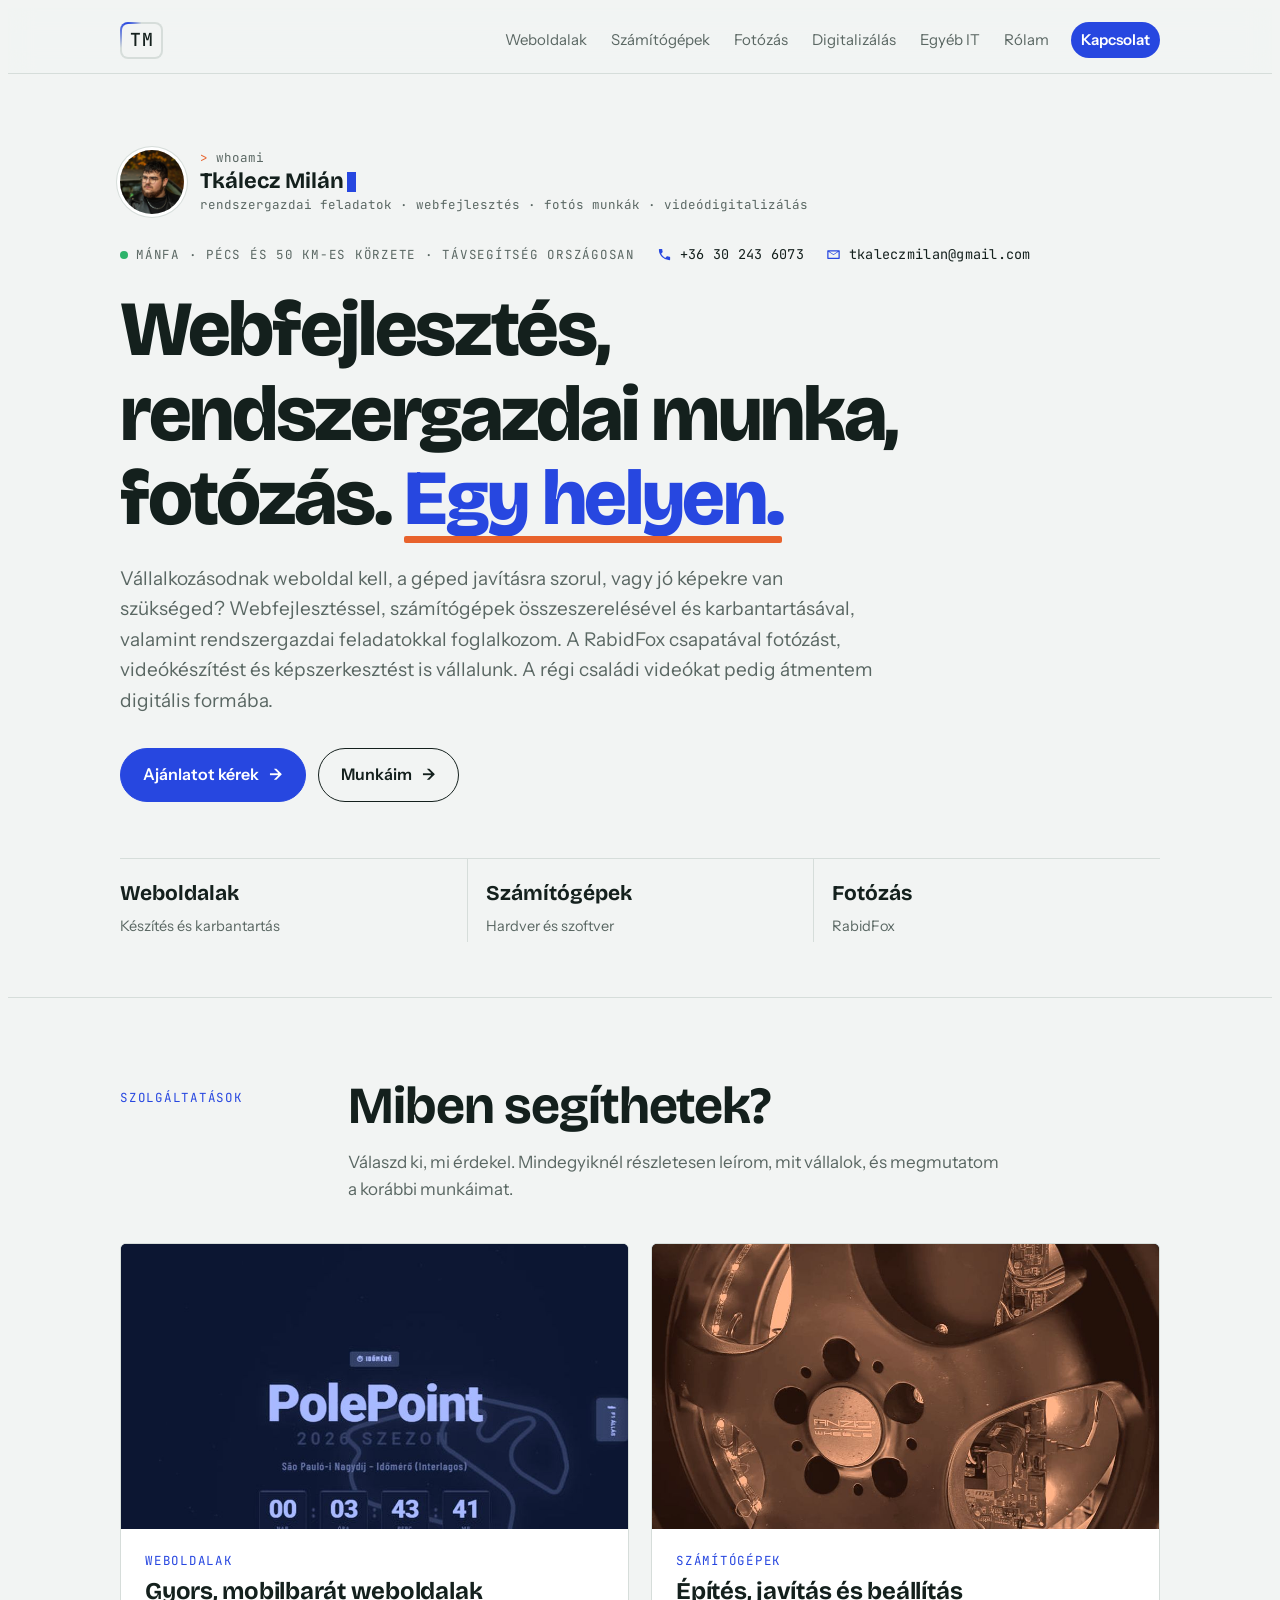
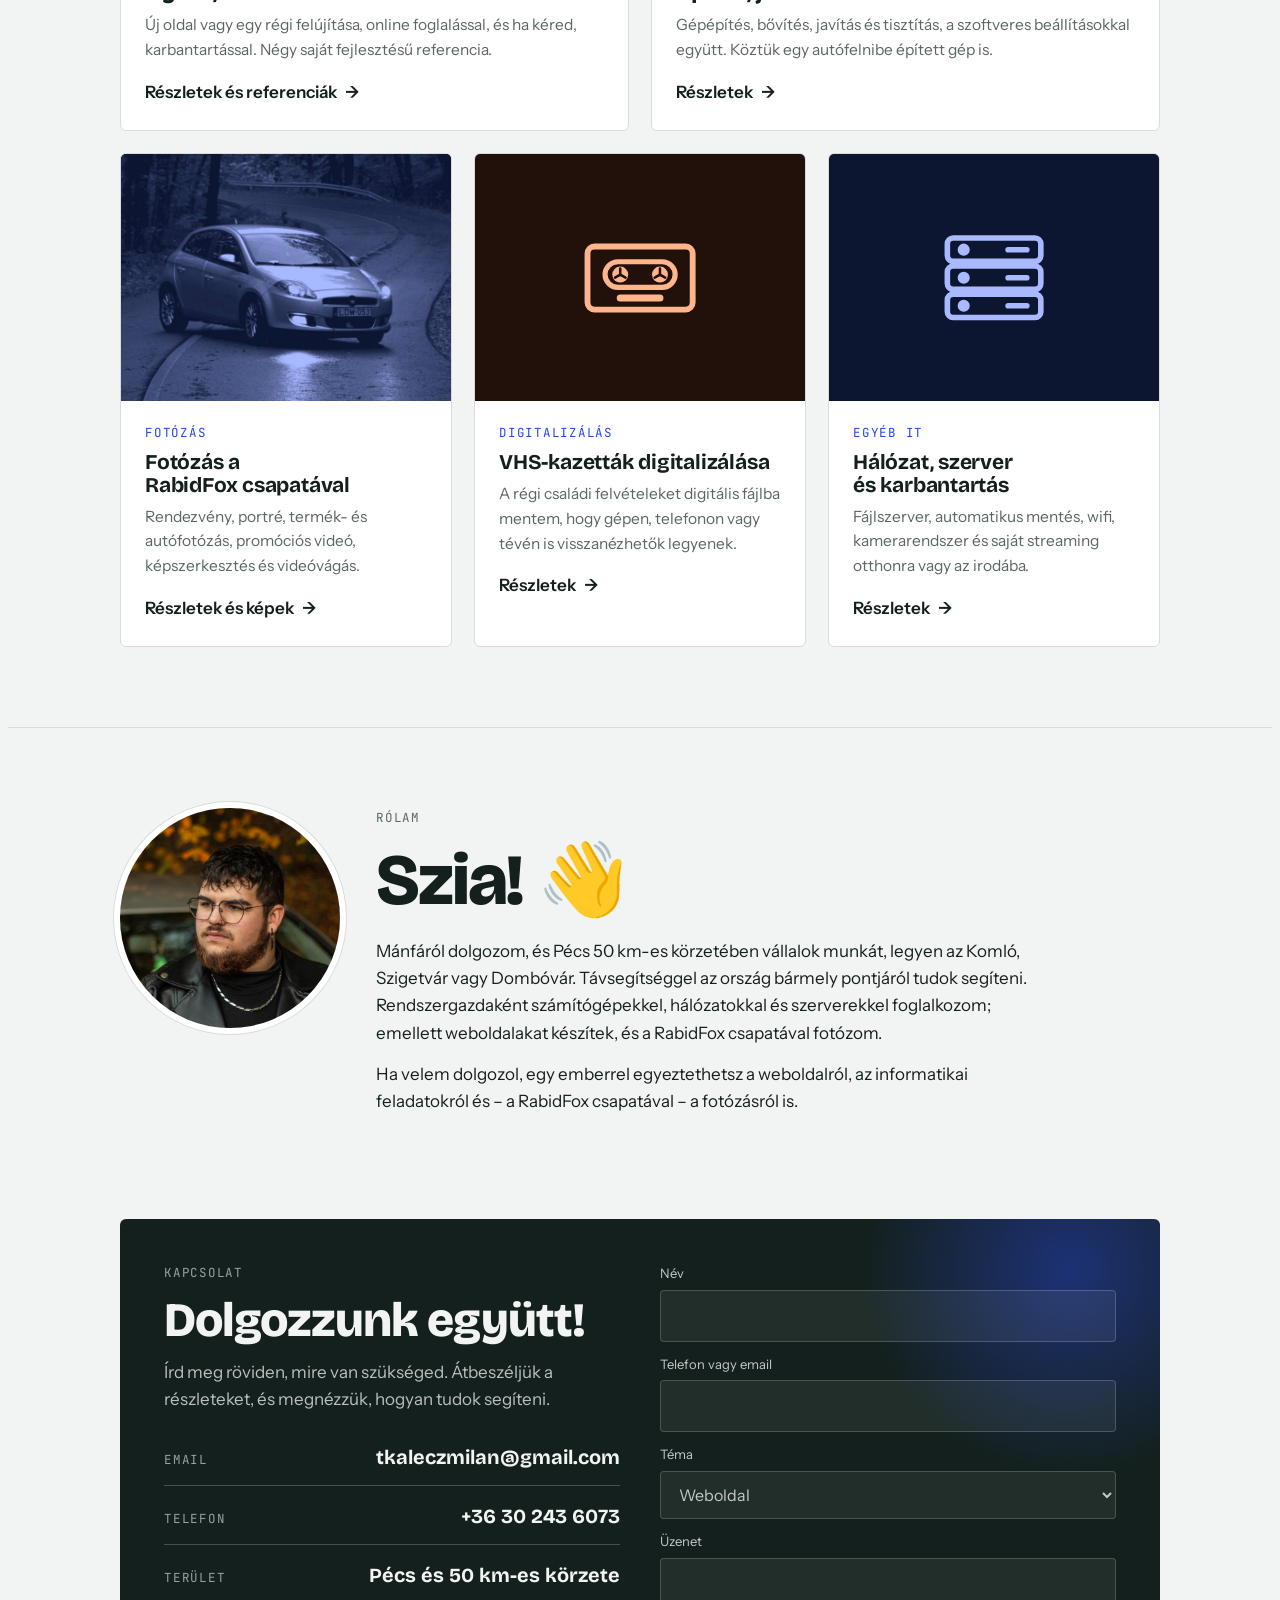
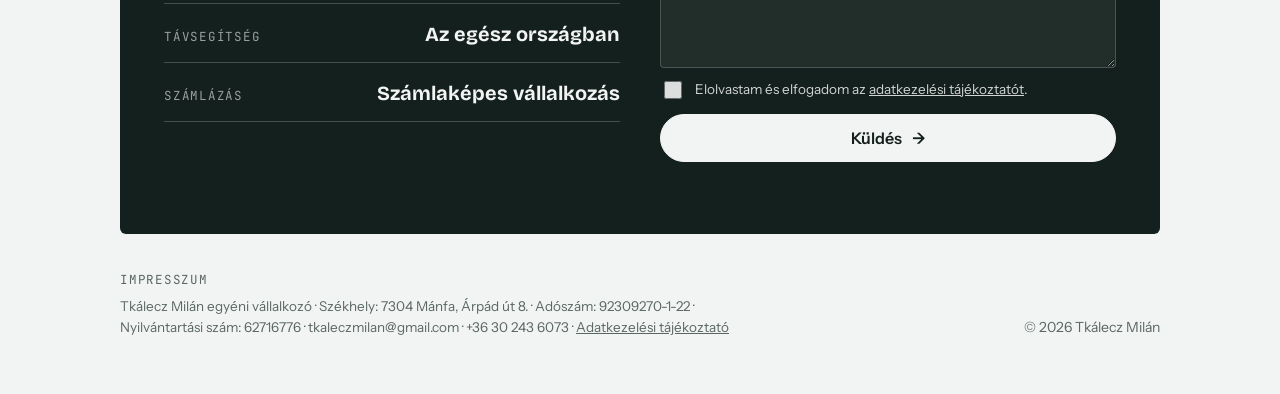
<file: index.html>
<!doctype html>
<html lang="hu">
<head>
<meta charset="utf-8">
<meta name="viewport" content="width=device-width, initial-scale=1, viewport-fit=cover">
<title>Informatikus, weboldalkészítés és fotózás – Pécs, Komló | Tkálecz Milán</title>
<meta name="description" content="Weboldalkészítés, számítógép-építés és -javítás, rendszergazdai munkák, fotózás és VHS-digitalizálás Pécs és 50 km-es körzetében (Mánfa, Komló), távsegítséggel országosan. Számlaképes vállalkozás. Tel.: +36 30 243 6073">
<link rel="canonical" href="https://tkaleczmilan.hu/">
<link rel="icon" href="/img/ikon.png">
<link rel="apple-touch-icon" href="/img/ikon.png">
<meta name="theme-color" content="#2747E0">
<meta property="og:type" content="website">
<meta property="og:locale" content="hu_HU">
<meta property="og:title" content="Informatikus, weboldalkészítés és fotózás – Pécs, Komló | Tkálecz Milán">
<meta property="og:description" content="Weboldalkészítés, számítógép-építés és -javítás, rendszergazdai munkák, fotózás és VHS-digitalizálás Pécs és 50 km-es körzetében (Mánfa, Komló), távsegítséggel országosan. Számlaképes vállalkozás. Tel.: +36 30 243 6073">
<meta property="og:url" content="https://tkaleczmilan.hu/">
<meta property="og:image" content="https://tkaleczmilan.hu/img/megosztas.jpg">
<meta name="twitter:card" content="summary_large_image">
<link rel="preconnect" href="https://fonts.googleapis.com">
<link rel="stylesheet" href="https://fonts.googleapis.com/css2?family=Bricolage+Grotesque:opsz,wght@12..96,500;12..96,700;12..96,800&family=Instrument+Sans:wght@400;500;600&family=JetBrains+Mono:wght@400;500&display=swap">
<link rel="stylesheet" href="/assets/style.css">
<script type="application/ld+json">{"@context": "https://schema.org", "@type": "ProfessionalService", "name": "Tkálecz Milán", "description": "Webfejlesztés, számítógép-építés és -javítás, rendszergazdai munkák, fotózás és VHS-digitalizálás Pécs és 50 km-es körzetében, távsegítséggel országosan.", "url": "https://tkaleczmilan.hu/", "image": "https://tkaleczmilan.hu/img/rolam.jpg", "logo": "https://tkaleczmilan.hu/img/ikon.png", "telephone": "+36302436073", "email": "tkaleczmilan@gmail.com", "address": {"@type": "PostalAddress", "postalCode": "7304", "addressLocality": "Mánfa", "addressRegion": "Baranya", "addressCountry": "HU"}, "areaServed": [{"@type": "GeoCircle", "geoMidpoint": {"@type": "GeoCoordinates", "latitude": 46.0727, "longitude": 18.2323}, "geoRadius": "50000"}, {"@type": "City", "name": "Pécs"}, {"@type": "City", "name": "Komló"}, {"@type": "City", "name": "Mánfa"}, {"@type": "City", "name": "Dombóvár"}, {"@type": "City", "name": "Szigetvár"}, {"@type": "Country", "name": "Magyarország"}], "sameAs": ["https://rabidfox.hu", "https://www.instagram.com/rabidfox.jpeg/"], "hasOfferCatalog": {"@type": "OfferCatalog", "name": "Szolgáltatások", "itemListElement": [{"@type": "Offer", "itemOffered": {"@type": "Service", "name": "Weboldalkészítés"}}, {"@type": "Offer", "itemOffered": {"@type": "Service", "name": "Számítógép-építés és -javítás"}}, {"@type": "Offer", "itemOffered": {"@type": "Service", "name": "Rendszergazdai szolgáltatás"}}, {"@type": "Offer", "itemOffered": {"@type": "Service", "name": "Hálózat és szerver beállítása"}}, {"@type": "Offer", "itemOffered": {"@type": "Service", "name": "Fotózás és videókészítés"}}, {"@type": "Offer", "itemOffered": {"@type": "Service", "name": "VHS-kazetták digitalizálása"}}]}, "taxID": "92309270-1-22"}</script>
</head>
<body>
<div class="progress" aria-hidden="true"></div>

<nav>
  <div class="wrap">
    <a class="logo" href="/" aria-label="Tkálecz Milán, főoldal"><b>TM</b></a>
    <button class="menu-btn" id="menuBtn" type="button" aria-expanded="false" aria-controls="navLinks"><i><b></b><b></b><b></b></i>Menü</button>
    <div class="links" id="navLinks">
      <a href="/weboldalak">Weboldalak</a>
      <a href="/szamitogepek">Számítógépek</a>
      <a href="/fotozas">Fotózás</a>
      <a href="/digitalizalas">Digitalizálás</a>
      <a href="/it">Egyéb IT</a>
      <a href="/#rolam">Rólam</a>
      <a class="nav-cta" href="#kapcsolat">Kapcsolat</a>
    </div>
  </div>
</nav>

<main id="top">
  <header class="hero wrap">
    <div class="idcard fade" style="animation-delay:0s">
      <img src="/img/rolam.jpg" alt="Tkálecz Milán" width="640" height="640">
      <div class="idcode" aria-label="Tkálecz Milán: rendszergazdai feladatok, webfejlesztés, fotós munkák, videódigitalizálás">
        <div class="cmd" aria-hidden="true"><span class="pr">&gt;</span> <span id="idCmd">whoami</span></div>
        <div class="out" aria-hidden="true"><span id="idName">Tkálecz Milán</span><span class="caret" id="idCaret"></span></div>
        <div class="role" id="idRole" aria-hidden="true">rendszergazdai feladatok · webfejlesztés · fotós munkák · videódigitalizálás</div>
      </div>
    </div>
    <div class="mono fade eyebrow" style="animation-delay:.05s">
      <span class="ei"><span class="dot"></span>Mánfa · Pécs és 50 km-es körzete · Távsegítség országosan</span>
      <a class="ei c" href="tel:+36302436073"><svg viewBox="0 0 24 24" aria-hidden="true"><path d="M6.6 10.8a15.2 15.2 0 0 0 6.6 6.6l2.2-2.2a1 1 0 0 1 1-.25 11.4 11.4 0 0 0 3.6.57 1 1 0 0 1 1 1V20a1 1 0 0 1-1 1A17 17 0 0 1 3 4a1 1 0 0 1 1-1h3.5a1 1 0 0 1 1 1c0 1.25.2 2.45.57 3.57a1 1 0 0 1-.25 1z"/></svg>+36 30 243 6073</a>
      <a class="ei c" href="mailto:tkaleczmilan@gmail.com"><svg viewBox="0 0 24 24" aria-hidden="true"><path d="M3 5h18a1 1 0 0 1 1 1v12a1 1 0 0 1-1 1H3a1 1 0 0 1-1-1V6a1 1 0 0 1 1-1zm1 2.4V17h16V7.4l-8 5.3zM5.2 7 12 11.5 18.8 7z"/></svg>tkaleczmilan@gmail.com</a>
    </div>
    <h1>
      <span class="w" style="animation-delay:.15s">Webfejlesztés,</span>
      <span class="w" style="animation-delay:.28s">rendszergazdai</span>
      <span class="w" style="animation-delay:.38s">munka,</span>
      <span class="w" style="animation-delay:.5s">fotózás.</span>
      <span class="w" style="animation-delay:.72s"><em>Egy helyen.</em></span>
    </h1>
    <p class="lead fade" style="animation-delay:1s">Vállalkozásodnak weboldal kell, a géped javításra szorul, vagy jó képekre van szükséged? Webfejlesztéssel, számítógépek összeszerelésével és karbantartásával, valamint rendszergazdai feladatokkal foglalkozom. A RabidFox csapatával fotózást, videókészítést és képszerkesztést is vállalunk. A régi családi videókat pedig átmentem digitális formába.</p>
    <div class="btns fade" style="animation-delay:1.15s">
      <a class="btn primary" href="#kapcsolat">Ajánlatot kérek <span class="arr">→</span></a>
      <a class="btn" href="/weboldalak">Munkáim <span class="arr">→</span></a>
    </div>
    <div class="trio fade" style="animation-delay:1.3s">
      <a href="/weboldalak"><b>Weboldalak</b><small>Készítés és karbantartás</small></a>
      <a href="/szamitogepek"><b>Számítógépek</b><small>Hardver és szoftver</small></a>
      <a href="/fotozas"><b>Fotózás</b><small>RabidFox</small></a>
    </div>
  </header>

  <section class="bay" id="szolgaltatasok">
    <div class="wrap">
      <div class="bay-head rv">
        <div class="tag">Szolgáltatások</div>
        <div>
          <h2>Miben segíthetek?</h2>
          <p>Válaszd ki, mi érdekel. Mindegyiknél részletesen leírom, mit vállalok, és megmutatom a korábbi munkáimat.</p>
        </div>
      </div>
      <div class="areas">
        <a class="area rv" href="/weboldalak">
          <div class="area-vis duo"><img src="/img/kartya-web.jpg" alt="A PolePoint oldal nyitóképe" loading="lazy"></div>
          <div class="area-body">
            <span class="mono">Weboldalak</span>
            <h3>Gyors, mobilbarát weboldalak</h3>
            <p>Új oldal vagy egy régi felújítása, online foglalással, és ha kéred, karbantartással. Négy saját fejlesztésű referencia.</p>
            <span class="area-more">Részletek és referenciák <span class="arr">→</span></span>
          </div>
        </a>
        <a class="area rv" href="/szamitogepek">
          <div class="area-vis duo"><img src="/img/kartya-gep.jpg" alt="Autófelnibe épített számítógép" loading="lazy"></div>
          <div class="area-body">
            <span class="mono">Számítógépek</span>
            <h3>Építés, javítás és beállítás</h3>
            <p>Gépépítés, bővítés, javítás és tisztítás, a szoftveres beállításokkal együtt. Köztük egy autófelnibe épített gép is.</p>
            <span class="area-more">Részletek <span class="arr">→</span></span>
          </div>
        </a>
        <a class="area rv" href="/fotozas">
          <div class="area-vis duo"><img src="/img/kartya-foto.jpg" alt="Autó őszi erdei úton, saját fotó" loading="lazy"></div>
          <div class="area-body">
            <span class="mono">Fotózás</span>
            <h3>Fotózás a RabidFox csapatával</h3>
            <p>Rendezvény, portré, termék- és autófotózás, promóciós videó, képszerkesztés és videóvágás.</p>
            <span class="area-more">Részletek és képek <span class="arr">→</span></span>
          </div>
        </a>
        <a class="area rv" href="/digitalizalas">
          <div class="area-vis duo-art duo-o"><svg viewBox="0 0 48 30"><rect x="1.5" y="1.5" width="45" height="27" rx="3" fill="none" stroke="currentColor" stroke-width="2.5"/><rect x="9" y="8" width="30" height="11" rx="5.5" fill="none" stroke="currentColor" stroke-width="2.2"/><g class="reel"><circle cx="15.5" cy="13.5" r="3.4" fill="currentColor"/><path d="M15.5 13.5v-2.6M15.5 13.5l-2.25 1.3M15.5 13.5l2.25 1.3" stroke="var(--tint)" stroke-width="1.1" stroke-linecap="round"/></g><g class="reel"><circle cx="32.5" cy="13.5" r="3.4" fill="currentColor"/><path d="M32.5 13.5v-2.6M32.5 13.5l-2.25 1.3M32.5 13.5l2.25 1.3" stroke="var(--tint)" stroke-width="1.1" stroke-linecap="round"/></g><rect x="14" y="22" width="20" height="3" rx="1.5" fill="currentColor"/></svg></div>
          <div class="area-body">
            <span class="mono">Digitalizálás</span>
            <h3>VHS-kazetták digitalizálása</h3>
            <p>A régi családi felvételeket digitális fájlba mentem, hogy gépen, telefonon vagy tévén is visszanézhetők legyenek.</p>
            <span class="area-more">Részletek <span class="arr">→</span></span>
          </div>
        </a>
        <a class="area rv" href="/it">
          <div class="area-vis duo-art duo-b"><svg viewBox="0 0 48 40" fill="none" stroke="currentColor" stroke-width="2.4" stroke-linecap="round"><rect x="4" y="3" width="40" height="10" rx="2.5"/><rect x="4" y="15" width="40" height="10" rx="2.5"/><rect x="4" y="27" width="40" height="10" rx="2.5"/><circle cx="11" cy="8" r="1.4" fill="currentColor"/><circle cx="11" cy="20" r="1.4" fill="currentColor"/><circle cx="11" cy="32" r="1.4" fill="currentColor"/><path d="M30 8h8M30 20h8M30 32h8"/></svg></div>
          <div class="area-body">
            <span class="mono">Egyéb IT</span>
            <h3>Hálózat, szerver és karbantartás</h3>
            <p>Fájlszerver, automatikus mentés, wifi, kamerarendszer és saját streaming otthonra vagy az irodába.</p>
            <span class="area-more">Részletek <span class="arr">→</span></span>
          </div>
        </a>
      </div>
    </div>
  </section>

  <section class="bay" id="rolam">
    <div class="wrap about rv">
      <img class="portrait" src="/img/rolam.jpg" alt="Tkálecz Milán" width="640" height="640" loading="lazy">
      <div>
        <div class="mono" style="margin-bottom:14px">Rólam</div>
        <h2 class="hello">Szia! <span class="wave" role="img" aria-label="integető kéz">👋</span></h2>
        <p>Mánfáról dolgozom, és Pécs 50 km-es körzetében vállalok munkát, legyen az Komló, Szigetvár vagy Dombóvár. Távsegítséggel az ország bármely pontjáról tudok segíteni. Rendszergazdaként számítógépekkel, hálózatokkal és szerverekkel foglalkozom; emellett weboldalakat készítek, és a RabidFox csapatával fotózom.</p>
        <p style="margin-top:14px">Ha velem dolgozol, egy emberrel egyeztethetsz a weboldalról, az informatikai feladatokról és – a RabidFox csapatával – a fotózásról is.</p>
      </div>
    </div>
  </section>
  <section class="wrap" id="kapcsolat" style="padding-block:24px 0">
    <div class="contact rv">
      <div>
        <div class="mono" style="color:inherit;opacity:.6;margin-bottom:12px">Kapcsolat</div>
        <h2>Dolgozzunk együtt!</h2>
        <p class="sub">Írd meg röviden, mire van szükséged. Átbeszéljük a részleteket, és megnézzük, hogyan tudok segíteni.</p>
        <div class="lines">
          <div class="line"><span class="mono">Email</span><span class="v">tkaleczmilan@gmail.com</span></div>
          <div class="line"><span class="mono">Telefon</span><span class="v">+36 30 243 6073</span></div>
          <div class="line"><span class="mono">Terület</span><span class="v">Pécs és 50 km-es körzete</span></div>
          <div class="line"><span class="mono">Távsegítség</span><span class="v">Az egész országban</span></div>
          <div class="line"><span class="mono">Számlázás</span><span class="v">Számlaképes vállalkozás</span></div>
        </div>
      </div>
      <form id="f">
        <label for="nev">Név<input id="nev" name="nev" required></label>
        <label for="elerh">Telefon vagy email<input id="elerh" name="elerh" required></label>
        <label for="tema">Téma
          <select id="tema" name="tema"><option>Weboldal</option><option>Számítógép</option><option>Fotózás</option><option>Egyéb IT</option><option>VHS digitalizálás</option></select></label>
        <label for="uzenet">Üzenet<textarea id="uzenet" name="uzenet" required></textarea></label>
        <input type="text" name="_honey" class="hp" tabindex="-1" autocomplete="off" aria-hidden="true">
        <label class="consent" for="gdpr"><input type="checkbox" id="gdpr" name="adatkezeles" value="elfogadva" required><span>Elolvastam és elfogadom az <a href="/adatkezeles" target="_blank" rel="noopener">adatkezelési tájékoztatót</a>.</span></label>
        <button class="btn" type="submit" id="sendBtn">Küldés <span class="arr">→</span></button>
        <p class="note" id="note" aria-live="polite"></p>
      </form>
    </div>
  </section>

  <footer class="wrap">
    <div class="imp">
      <span class="mono">Impresszum</span>
      <p>Tkálecz Milán egyéni vállalkozó · Székhely: 7304 Mánfa, Árpád út 8. · Adószám: 92309270-1-22 · Nyilvántartási szám: 62716776 · tkaleczmilan@gmail.com · +36 30 243 6073 · <a href="/adatkezeles">Adatkezelési tájékoztató</a></p>
    </div>
    <span>© 2026 Tkálecz Milán</span>
  </footer>
</main>

<script src="/assets/main.js" defer></script>
</body>
</html>
</file>
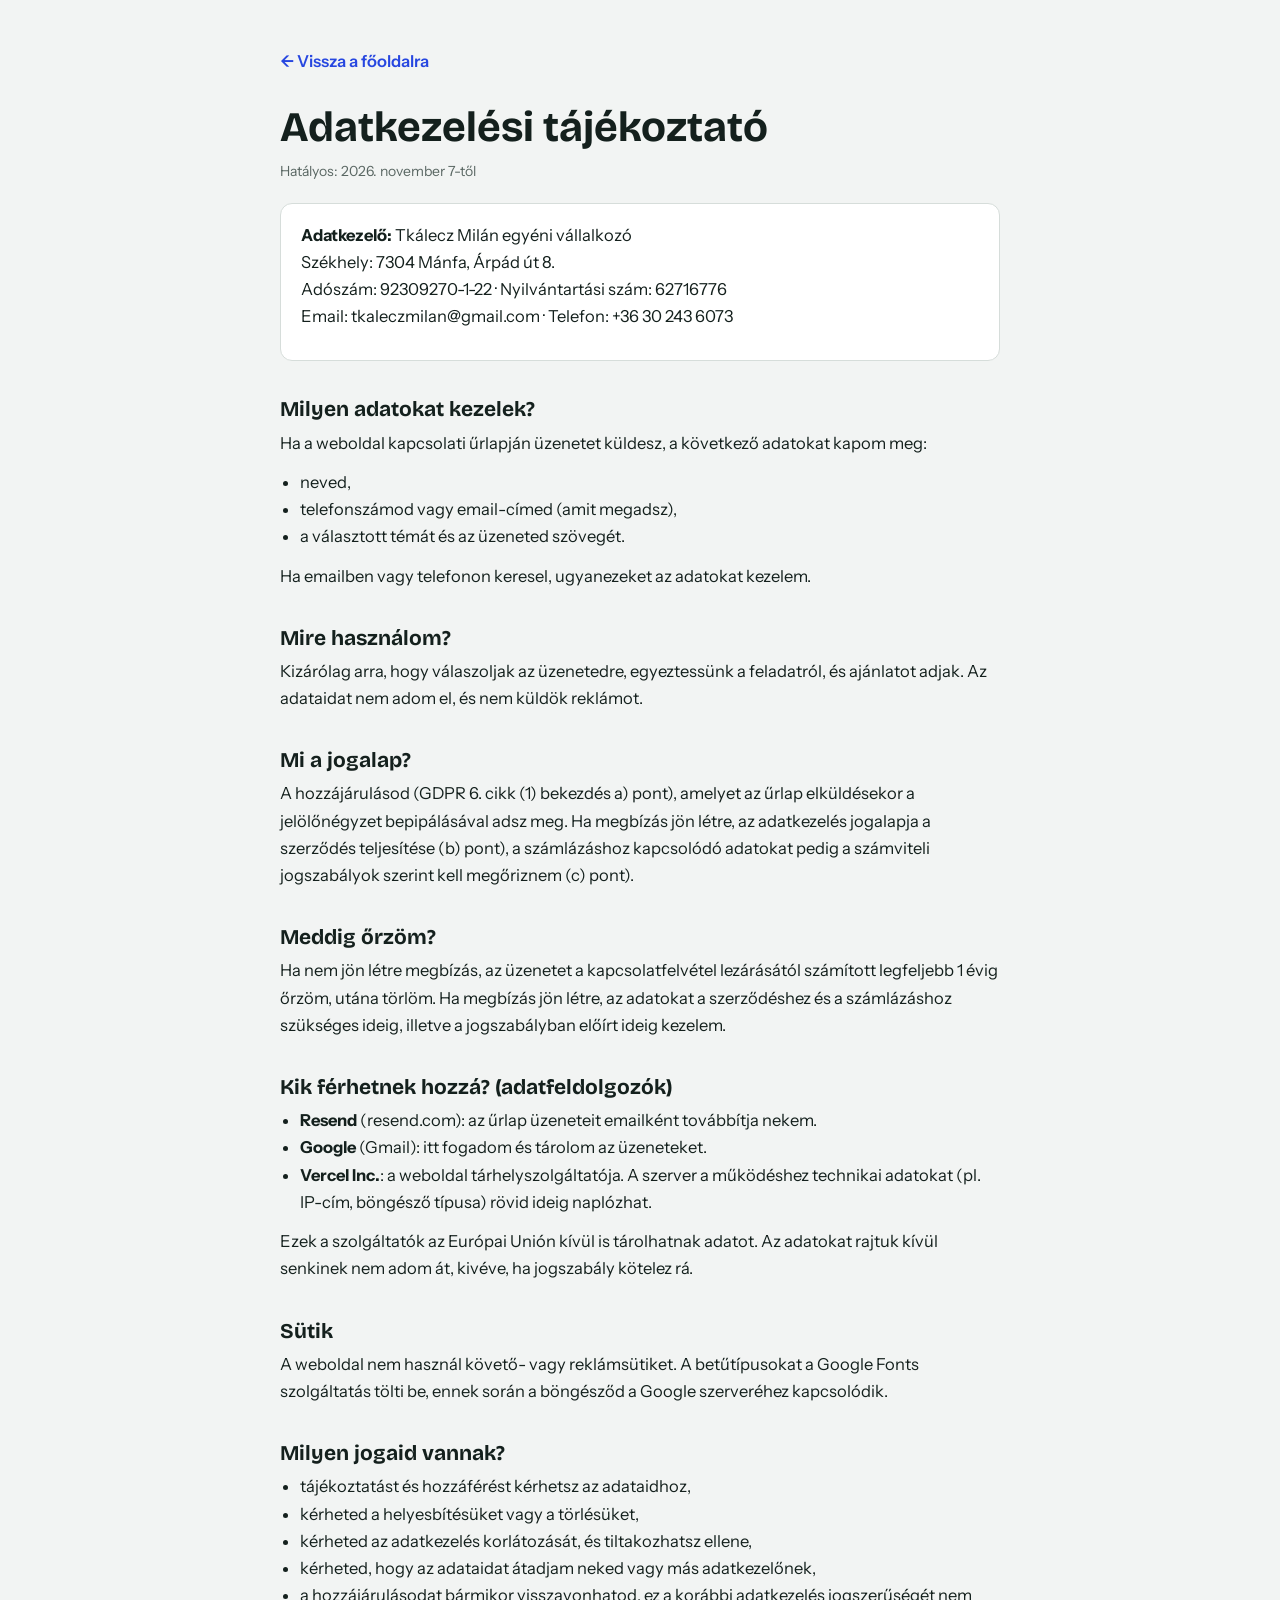
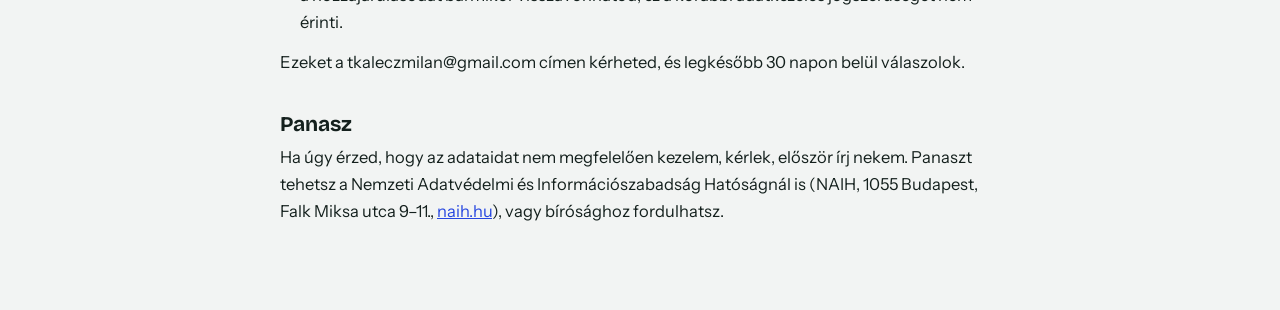
<file: adatkezeles.html>
<!doctype html>
<html lang="hu">
<head>
<meta charset="utf-8">
<meta name="viewport" content="width=device-width, initial-scale=1">
<title>Adatkezelési tájékoztató | Tkálecz Milán</title>
<meta name="robots" content="noindex">
<link rel="icon" href="img/ikon.png">
<link rel="stylesheet" href="https://fonts.googleapis.com/css2?family=Bricolage+Grotesque:opsz,wght@12..96,700&family=Instrument+Sans:wght@400;600&display=swap">
<style>
:root{--bg:#F2F4F3;--surface:#fff;--ink:#14201D;--muted:#5A6763;--line:#D6DDDA;--accent:#2747E0}
@media (prefers-color-scheme:dark){:root{--bg:#0F1513;--surface:#172020;--ink:#E7EDEA;--muted:#9AA8A3;--line:#2A3633;--accent:#7D93FF;color-scheme:dark}}
*{box-sizing:border-box}
body{margin:0;background:var(--bg);color:var(--ink);font:16.5px/1.65 "Instrument Sans",system-ui,sans-serif}
.wrap{max-width:760px;margin:0 auto;padding:48px max(20px,env(safe-area-inset-left,0px)) 72px}
a{color:var(--accent)}
.back{display:inline-block;margin-bottom:28px;text-decoration:none;font-weight:600}
h1,h2{font-family:"Bricolage Grotesque",system-ui,sans-serif;line-height:1.15;text-wrap:balance}
h1{font-size:clamp(30px,5vw,42px);margin:0 0 8px}
h2{font-size:21px;margin:36px 0 8px}
p,ul{margin:0 0 12px}
ul{padding-left:20px}
.meta{color:var(--muted);font-size:14px}
.box{background:var(--surface);border:1px solid var(--line);border-radius:12px;padding:18px 20px;margin:20px 0}
</style>
</head>
<body>
<main class="wrap">
  <a class="back" href="/">← Vissza a főoldalra</a>
  <h1>Adatkezelési tájékoztató</h1>
  <p class="meta">Hatályos: 2026. november 7-től</p>

  <div class="box">
    <p><strong>Adatkezelő:</strong> Tkálecz Milán egyéni vállalkozó<br>
    Székhely: 7304 Mánfa, Árpád út 8.<br>
    Adószám: 92309270-1-22 · Nyilvántartási szám: 62716776<br>
    Email: tkaleczmilan@gmail.com · Telefon: +36 30 243 6073</p>
  </div>

  <h2>Milyen adatokat kezelek?</h2>
  <p>Ha a weboldal kapcsolati űrlapján üzenetet küldesz, a következő adatokat kapom meg:</p>
  <ul>
    <li>neved,</li>
    <li>telefonszámod vagy email-címed (amit megadsz),</li>
    <li>a választott témát és az üzeneted szövegét.</li>
  </ul>
  <p>Ha emailben vagy telefonon keresel, ugyanezeket az adatokat kezelem.</p>

  <h2>Mire használom?</h2>
  <p>Kizárólag arra, hogy válaszoljak az üzenetedre, egyeztessünk a feladatról, és ajánlatot adjak. Az adataidat nem adom el, és nem küldök reklámot.</p>

  <h2>Mi a jogalap?</h2>
  <p>A hozzájárulásod (GDPR 6. cikk (1) bekezdés a) pont), amelyet az űrlap elküldésekor a jelölőnégyzet bepipálásával adsz meg. Ha megbízás jön létre, az adatkezelés jogalapja a szerződés teljesítése (b) pont), a számlázáshoz kapcsolódó adatokat pedig a számviteli jogszabályok szerint kell megőriznem (c) pont).</p>

  <h2>Meddig őrzöm?</h2>
  <p>Ha nem jön létre megbízás, az üzenetet a kapcsolatfelvétel lezárásától számított legfeljebb 1 évig őrzöm, utána törlöm. Ha megbízás jön létre, az adatokat a szerződéshez és a számlázáshoz szükséges ideig, illetve a jogszabályban előírt ideig kezelem.</p>

  <h2>Kik férhetnek hozzá? (adatfeldolgozók)</h2>
  <ul>
    <li><strong>Resend</strong> (resend.com): az űrlap üzeneteit emailként továbbítja nekem.</li>
    <li><strong>Google</strong> (Gmail): itt fogadom és tárolom az üzeneteket.</li>
    <li><strong>Vercel Inc.</strong>: a weboldal tárhelyszolgáltatója. A szerver a működéshez technikai adatokat (pl. IP-cím, böngésző típusa) rövid ideig naplózhat.</li>
  </ul>
  <p>Ezek a szolgáltatók az Európai Unión kívül is tárolhatnak adatot. Az adatokat rajtuk kívül senkinek nem adom át, kivéve, ha jogszabály kötelez rá.</p>

  <h2>Sütik</h2>
  <p>A weboldal nem használ követő- vagy reklámsütiket. A betűtípusokat a Google Fonts szolgáltatás tölti be, ennek során a böngésződ a Google szerveréhez kapcsolódik.</p>

  <h2>Milyen jogaid vannak?</h2>
  <ul>
    <li>tájékoztatást és hozzáférést kérhetsz az adataidhoz,</li>
    <li>kérheted a helyesbítésüket vagy a törlésüket,</li>
    <li>kérheted az adatkezelés korlátozását, és tiltakozhatsz ellene,</li>
    <li>kérheted, hogy az adataidat átadjam neked vagy más adatkezelőnek,</li>
    <li>a hozzájárulásodat bármikor visszavonhatod, ez a korábbi adatkezelés jogszerűségét nem érinti.</li>
  </ul>
  <p>Ezeket a tkaleczmilan@gmail.com címen kérheted, és legkésőbb 30 napon belül válaszolok.</p>

  <h2>Panasz</h2>
  <p>Ha úgy érzed, hogy az adataidat nem megfelelően kezelem, kérlek, először írj nekem. Panaszt tehetsz a Nemzeti Adatvédelmi és Információszabadság Hatóságnál is (NAIH, 1055 Budapest, Falk Miksa utca 9–11., <a href="https://naih.hu" target="_blank" rel="noopener">naih.hu</a>), vagy bírósághoz fordulhatsz.</p>
</main>
</body>
</html>
</file>
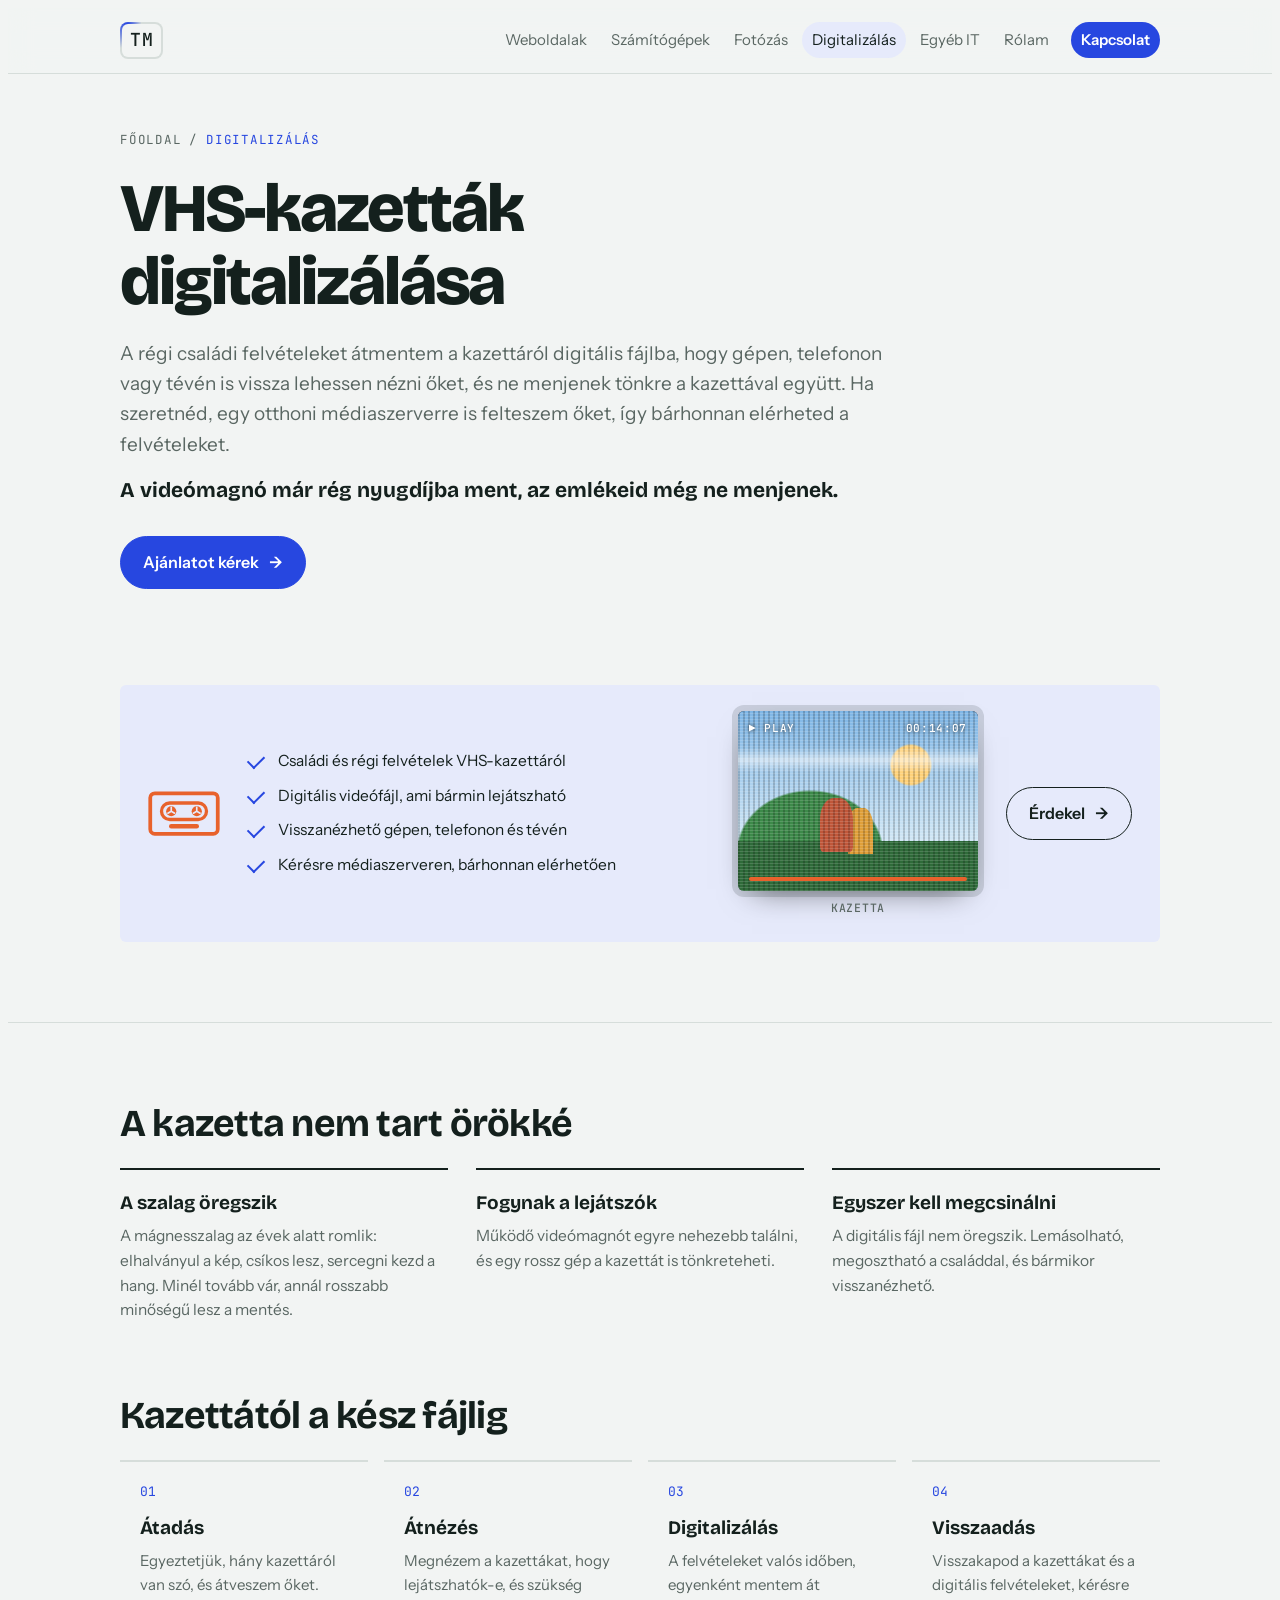
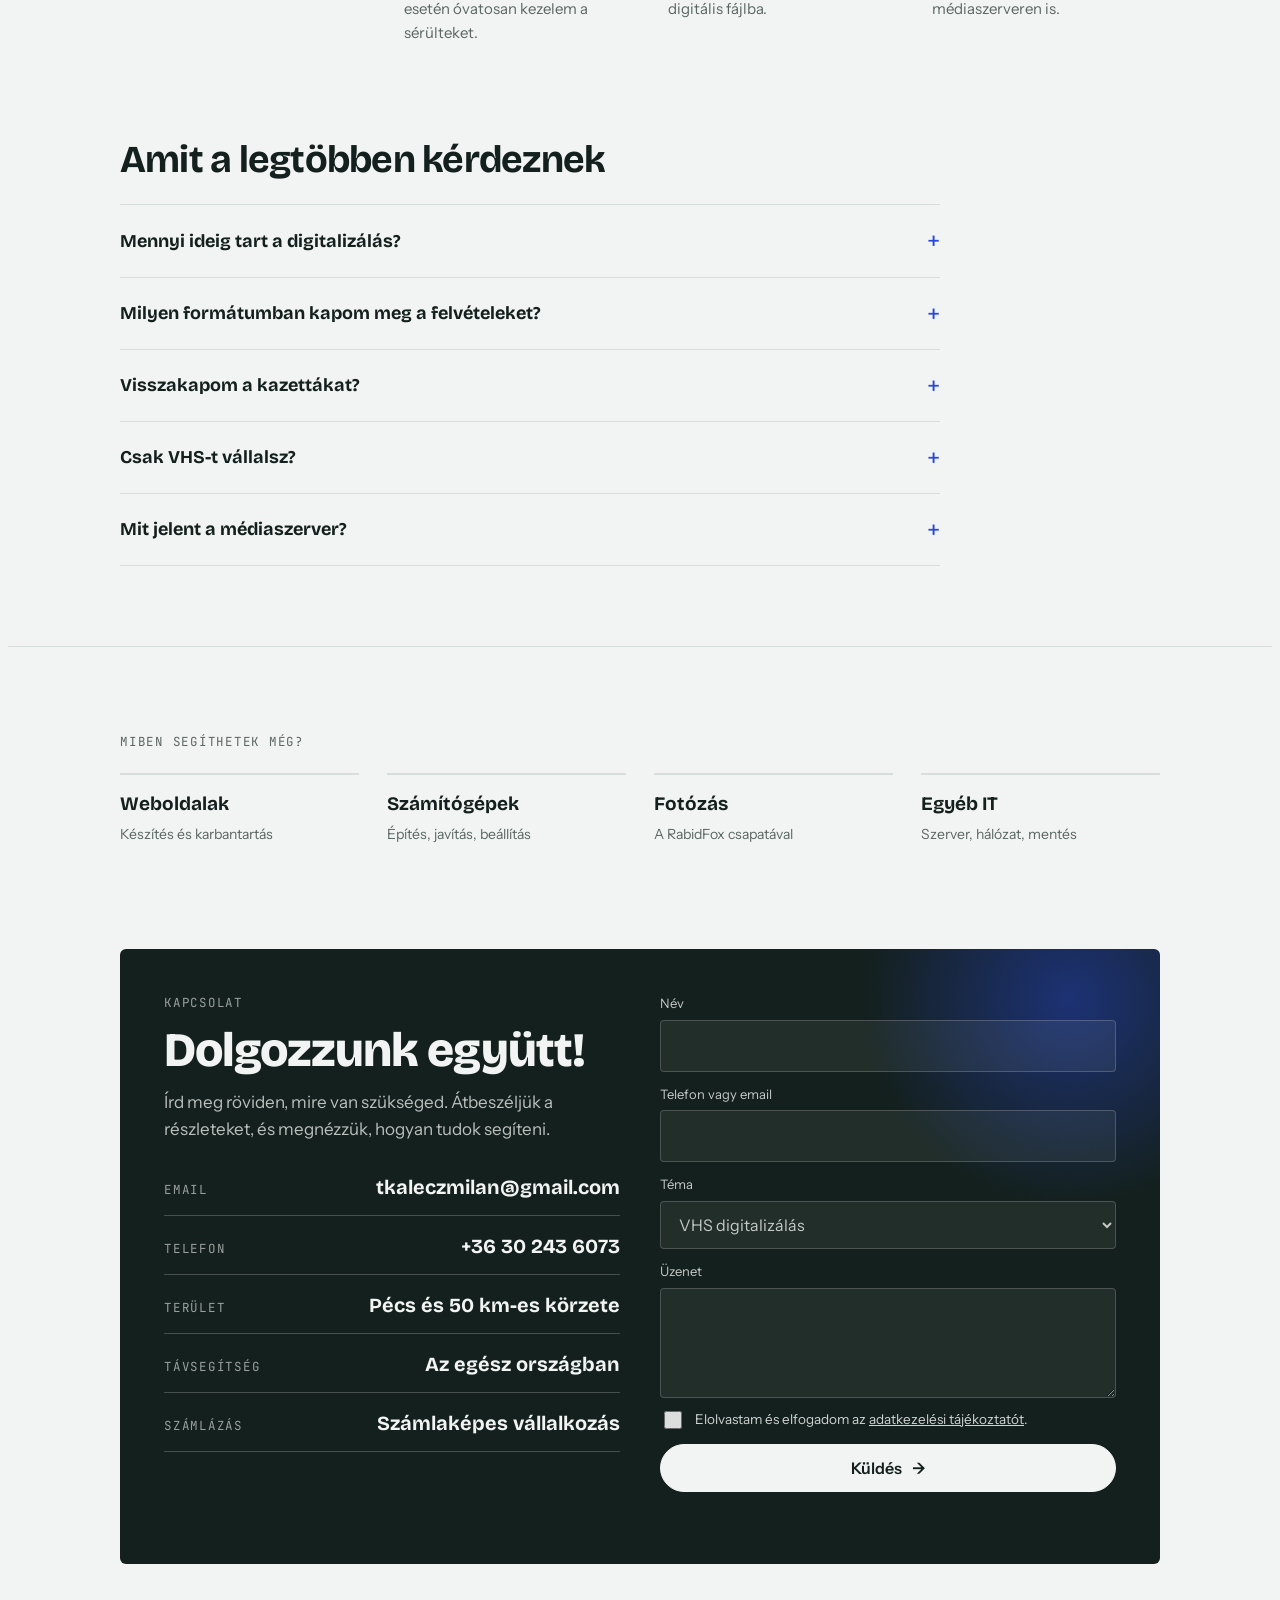
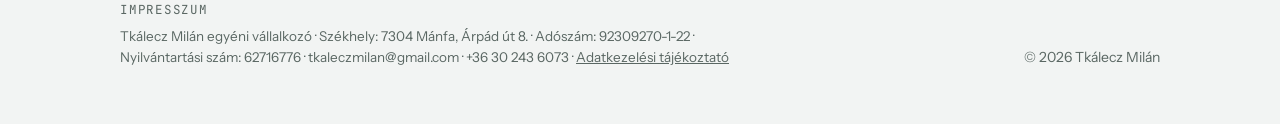
<file: digitalizalas.html>
<!doctype html>
<html lang="hu">
<head>
<meta charset="utf-8">
<meta name="viewport" content="width=device-width, initial-scale=1, viewport-fit=cover">
<title>VHS-kazetták digitalizálása – Komló, Pécs | Tkálecz Milán</title>
<meta name="description" content="Régi családi VHS-felvételek átmentése digitális fájlba, hogy gépen, telefonon vagy tévén is visszanézhetők legyenek. Kérésre médiaszerveren, bárhonnan elérhetően.">
<link rel="canonical" href="https://tkaleczmilan.hu/digitalizalas">
<link rel="icon" href="/img/ikon.png">
<link rel="apple-touch-icon" href="/img/ikon.png">
<meta name="theme-color" content="#2747E0">
<meta property="og:type" content="website">
<meta property="og:locale" content="hu_HU">
<meta property="og:title" content="VHS-kazetták digitalizálása – Komló, Pécs | Tkálecz Milán">
<meta property="og:description" content="Régi családi VHS-felvételek átmentése digitális fájlba, hogy gépen, telefonon vagy tévén is visszanézhetők legyenek. Kérésre médiaszerveren, bárhonnan elérhetően.">
<meta property="og:url" content="https://tkaleczmilan.hu/digitalizalas">
<meta property="og:image" content="https://tkaleczmilan.hu/img/megosztas.jpg">
<meta name="twitter:card" content="summary_large_image">
<link rel="preconnect" href="https://fonts.googleapis.com">
<link rel="stylesheet" href="https://fonts.googleapis.com/css2?family=Bricolage+Grotesque:opsz,wght@12..96,500;12..96,700;12..96,800&family=Instrument+Sans:wght@400;500;600&family=JetBrains+Mono:wght@400;500&display=swap">
<link rel="stylesheet" href="/assets/style.css">
<script type="application/ld+json">{"@context": "https://schema.org", "@type": "FAQPage", "mainEntity": [{"@type": "Question", "name": "Mennyi ideig tart a digitalizálás?", "acceptedAnswer": {"@type": "Answer", "text": "A VHS-kazetta csak valós időben játszható le, ezért egy kétórás felvétel átmentése is legalább két óra. A pontos határidőt a kazetták száma alapján mondom meg."}}, {"@type": "Question", "name": "Milyen formátumban kapom meg a felvételeket?", "acceptedAnswer": {"@type": "Answer", "text": "Olyan digitális videófájlban, ami gépen, telefonon és a legtöbb tévén is lejátszható. Ha speciális formátum kell, megoldjuk."}}, {"@type": "Question", "name": "Visszakapom a kazettákat?", "acceptedAnswer": {"@type": "Answer", "text": "Igen, minden kazettát visszakapsz."}}, {"@type": "Question", "name": "Csak VHS-t vállalsz?", "acceptedAnswer": {"@type": "Answer", "text": "Elsősorban VHS-kazettákkal foglalkozom. Ha más formátumod van, kérdezz rá, és megnézem, meg tudom-e oldani."}}, {"@type": "Question", "name": "Mit jelent a médiaszerver?", "acceptedAnswer": {"@type": "Answer", "text": "Egy otthoni tároló, amin a felvételek rendezett könyvtárban várnak, és a tévéről, telefonról vagy laptopról is elindíthatod őket, akár otthonon kívülről is. Ezt is be tudom állítani."}}]}</script>
</head>
<body data-page-tema="VHS digitalizálás">
<div class="progress" aria-hidden="true"></div>

<nav>
  <div class="wrap">
    <a class="logo" href="/" aria-label="Tkálecz Milán, főoldal"><b>TM</b></a>
    <button class="menu-btn" id="menuBtn" type="button" aria-expanded="false" aria-controls="navLinks"><i><b></b><b></b><b></b></i>Menü</button>
    <div class="links" id="navLinks">
      <a href="/weboldalak">Weboldalak</a>
      <a href="/szamitogepek">Számítógépek</a>
      <a href="/fotozas">Fotózás</a>
      <a href="/digitalizalas" aria-current="page">Digitalizálás</a>
      <a href="/it">Egyéb IT</a>
      <a href="/#rolam">Rólam</a>
      <a class="nav-cta" href="#kapcsolat">Kapcsolat</a>
    </div>
  </div>
</nav>

<main id="top">
  <header class="page-hero wrap">
    <div class="crumb" role="navigation" aria-label="Morzsamenü"><a href="/">Főoldal</a><span aria-hidden="true">/</span><span aria-current="page">Digitalizálás</span></div>
    <h1>VHS-kazetták digitalizálása</h1>
    <p class="lead">A régi családi felvételeket átmentem a kazettáról digitális fájlba, hogy gépen, telefonon vagy tévén is vissza lehessen nézni őket, és ne menjenek tönkre a kazettával együtt. Ha szeretnéd, egy otthoni médiaszerverre is felteszem őket, így bárhonnan elérheted a felvételeket.</p>
    <p class="punch" style="margin-top:14px;font-family:var(--f-display);font-weight:700;font-size:21px;color:var(--ink)">A videómagnó már rég nyugdíjba ment, az emlékeid még ne menjenek.</p>
    <div class="btns">
      <a class="btn primary" href="#kapcsolat" data-tema="VHS digitalizálás">Ajánlatot kérek <span class="arr">→</span></a>
    </div>
  </header>

  <section class="bay first">
    <div class="wrap">
      <div class="vhs rv">
        <div class="vhs-ic" aria-hidden="true"><svg viewBox="0 0 48 30"><rect x="1.5" y="1.5" width="45" height="27" rx="3" fill="none" stroke="currentColor" stroke-width="2.5"/><rect x="9" y="8" width="30" height="11" rx="5.5" fill="none" stroke="currentColor" stroke-width="2.2"/><g class="reel"><circle cx="15.5" cy="13.5" r="3.4" fill="currentColor"/><path d="M15.5 13.5v-2.6M15.5 13.5l-2.25 1.3M15.5 13.5l2.25 1.3" stroke="var(--tint)" stroke-width="1.1" stroke-linecap="round"/></g><g class="reel"><circle cx="32.5" cy="13.5" r="3.4" fill="currentColor"/><path d="M32.5 13.5v-2.6M32.5 13.5l-2.25 1.3M32.5 13.5l2.25 1.3" stroke="var(--tint)" stroke-width="1.1" stroke-linecap="round"/></g><rect x="14" y="22" width="20" height="3" rx="1.5" fill="currentColor"/></svg></div>
        <ul class="check vhs-list">
          <li>Családi és régi felvételek VHS-kazettáról</li>
          <li>Digitális videófájl, ami bármin lejátszható</li>
          <li>Visszanézhető gépen, telefonon és tévén</li>
          <li>Kérésre médiaszerveren, bárhonnan elérhetően</li>
        </ul>
        <div class="tv" aria-hidden="true">
          <div class="tv-screen">
            <div class="tv-img"></div>
            <div class="tv-noise"></div>
            <div class="tv-track"></div>
            <span class="tv-osd tv-play">▶ PLAY</span>
            <span class="tv-osd tv-time">00:14:07</span>
            <span class="tv-osd tv-done">✓ DIGITÁLIS</span>
            <div class="tv-bar"><i></i></div>
          </div>
          <span class="tv-cap"><b class="c-a">Kazetta</b><b class="c-b">Digitális fájl</b></span>
        </div>
        <a class="btn" href="#kapcsolat" data-tema="VHS digitalizálás">Érdekel <span class="arr">→</span></a>
      </div>
    </div>
  </section>

  <section class="bay">
    <div class="wrap">
      <div class="block" style="margin-top:0">
      <div class="block-head rv"><h2>A kazetta nem tart örökké</h2></div>
      <div class="who">
        <div class="rv"><b>A szalag öregszik</b><p>A mágnesszalag az évek alatt romlik: elhalványul a kép, csíkos lesz, sercegni kezd a hang. Minél tovább vár, annál rosszabb minőségű lesz a mentés.</p></div>
        <div class="rv"><b>Fogynak a lejátszók</b><p>Működő videómagnót egyre nehezebb találni, és egy rossz gép a kazettát is tönkreteheti.</p></div>
        <div class="rv"><b>Egyszer kell megcsinálni</b><p>A digitális fájl nem öregszik. Lemásolható, megosztható a családdal, és bármikor visszanézhető.</p></div>
      </div>
      </div>
      <div class="block">
      <div class="block-head rv"><h2>Kazettától a kész fájlig</h2></div>
      <ol class="process">
        <li class="rv"><b>Átadás</b><p>Egyeztetjük, hány kazettáról van szó, és átveszem őket.</p></li>
        <li class="rv"><b>Átnézés</b><p>Megnézem a kazettákat, hogy lejátszhatók-e, és szükség esetén óvatosan kezelem a sérülteket.</p></li>
        <li class="rv"><b>Digitalizálás</b><p>A felvételeket valós időben, egyenként mentem át digitális fájlba.</p></li>
        <li class="rv"><b>Visszaadás</b><p>Visszakapod a kazettákat és a digitális felvételeket, kérésre médiaszerveren is.</p></li>
      </ol>
      </div>
      <div class="block">
      <div class="block-head rv"><h2>Amit a legtöbben kérdeznek</h2></div>
      <div class="faq rv">
        <details><summary>Mennyi ideig tart a digitalizálás?</summary><p>A VHS-kazetta csak valós időben játszható le, ezért egy kétórás felvétel átmentése is legalább két óra. A pontos határidőt a kazetták száma alapján mondom meg.</p></details>
        <details><summary>Milyen formátumban kapom meg a felvételeket?</summary><p>Olyan digitális videófájlban, ami gépen, telefonon és a legtöbb tévén is lejátszható. Ha speciális formátum kell, megoldjuk.</p></details>
        <details><summary>Visszakapom a kazettákat?</summary><p>Igen, minden kazettát visszakapsz.</p></details>
        <details><summary>Csak VHS-t vállalsz?</summary><p>Elsősorban VHS-kazettákkal foglalkozom. Ha más formátumod van, kérdezz rá, és megnézem, meg tudom-e oldani.</p></details>
        <details><summary>Mit jelent a médiaszerver?</summary><p>Egy otthoni tároló, amin a felvételek rendezett könyvtárban várnak, és a tévéről, telefonról vagy laptopról is elindíthatod őket, akár otthonon kívülről is. Ezt is be tudom állítani.</p></details>
      </div>
      </div>
    </div>
  </section>

  <section class="bay">
    <div class="wrap">
      <div class="more-head rv"><span class="mono">Miben segíthetek még?</span></div>
      <div class="more rv">
        <a href="/weboldalak"><b>Weboldalak</b><small>Készítés és karbantartás</small></a>
        <a href="/szamitogepek"><b>Számítógépek</b><small>Építés, javítás, beállítás</small></a>
        <a href="/fotozas"><b>Fotózás</b><small>A RabidFox csapatával</small></a>
        <a href="/it"><b>Egyéb IT</b><small>Szerver, hálózat, mentés</small></a>
      </div>
    </div>
  </section>

  <section class="wrap" id="kapcsolat" style="padding-block:24px 0">
    <div class="contact rv">
      <div>
        <div class="mono" style="color:inherit;opacity:.6;margin-bottom:12px">Kapcsolat</div>
        <h2>Dolgozzunk együtt!</h2>
        <p class="sub">Írd meg röviden, mire van szükséged. Átbeszéljük a részleteket, és megnézzük, hogyan tudok segíteni.</p>
        <div class="lines">
          <div class="line"><span class="mono">Email</span><span class="v">tkaleczmilan@gmail.com</span></div>
          <div class="line"><span class="mono">Telefon</span><span class="v">+36 30 243 6073</span></div>
          <div class="line"><span class="mono">Terület</span><span class="v">Pécs és 50 km-es körzete</span></div>
          <div class="line"><span class="mono">Távsegítség</span><span class="v">Az egész országban</span></div>
          <div class="line"><span class="mono">Számlázás</span><span class="v">Számlaképes vállalkozás</span></div>
        </div>
      </div>
      <form id="f">
        <label for="nev">Név<input id="nev" name="nev" required></label>
        <label for="elerh">Telefon vagy email<input id="elerh" name="elerh" required></label>
        <label for="tema">Téma
          <select id="tema" name="tema"><option>Weboldal</option><option>Számítógép</option><option>Fotózás</option><option>Egyéb IT</option><option>VHS digitalizálás</option></select></label>
        <label for="uzenet">Üzenet<textarea id="uzenet" name="uzenet" required></textarea></label>
        <input type="text" name="_honey" class="hp" tabindex="-1" autocomplete="off" aria-hidden="true">
        <label class="consent" for="gdpr"><input type="checkbox" id="gdpr" name="adatkezeles" value="elfogadva" required><span>Elolvastam és elfogadom az <a href="/adatkezeles" target="_blank" rel="noopener">adatkezelési tájékoztatót</a>.</span></label>
        <button class="btn" type="submit" id="sendBtn">Küldés <span class="arr">→</span></button>
        <p class="note" id="note" aria-live="polite"></p>
      </form>
    </div>
  </section>

  <footer class="wrap">
    <div class="imp">
      <span class="mono">Impresszum</span>
      <p>Tkálecz Milán egyéni vállalkozó · Székhely: 7304 Mánfa, Árpád út 8. · Adószám: 92309270-1-22 · Nyilvántartási szám: 62716776 · tkaleczmilan@gmail.com · +36 30 243 6073 · <a href="/adatkezeles">Adatkezelési tájékoztató</a></p>
    </div>
    <span>© 2026 Tkálecz Milán</span>
  </footer>
</main>

<script src="/assets/main.js" defer></script>
</body>
</html>
</file>
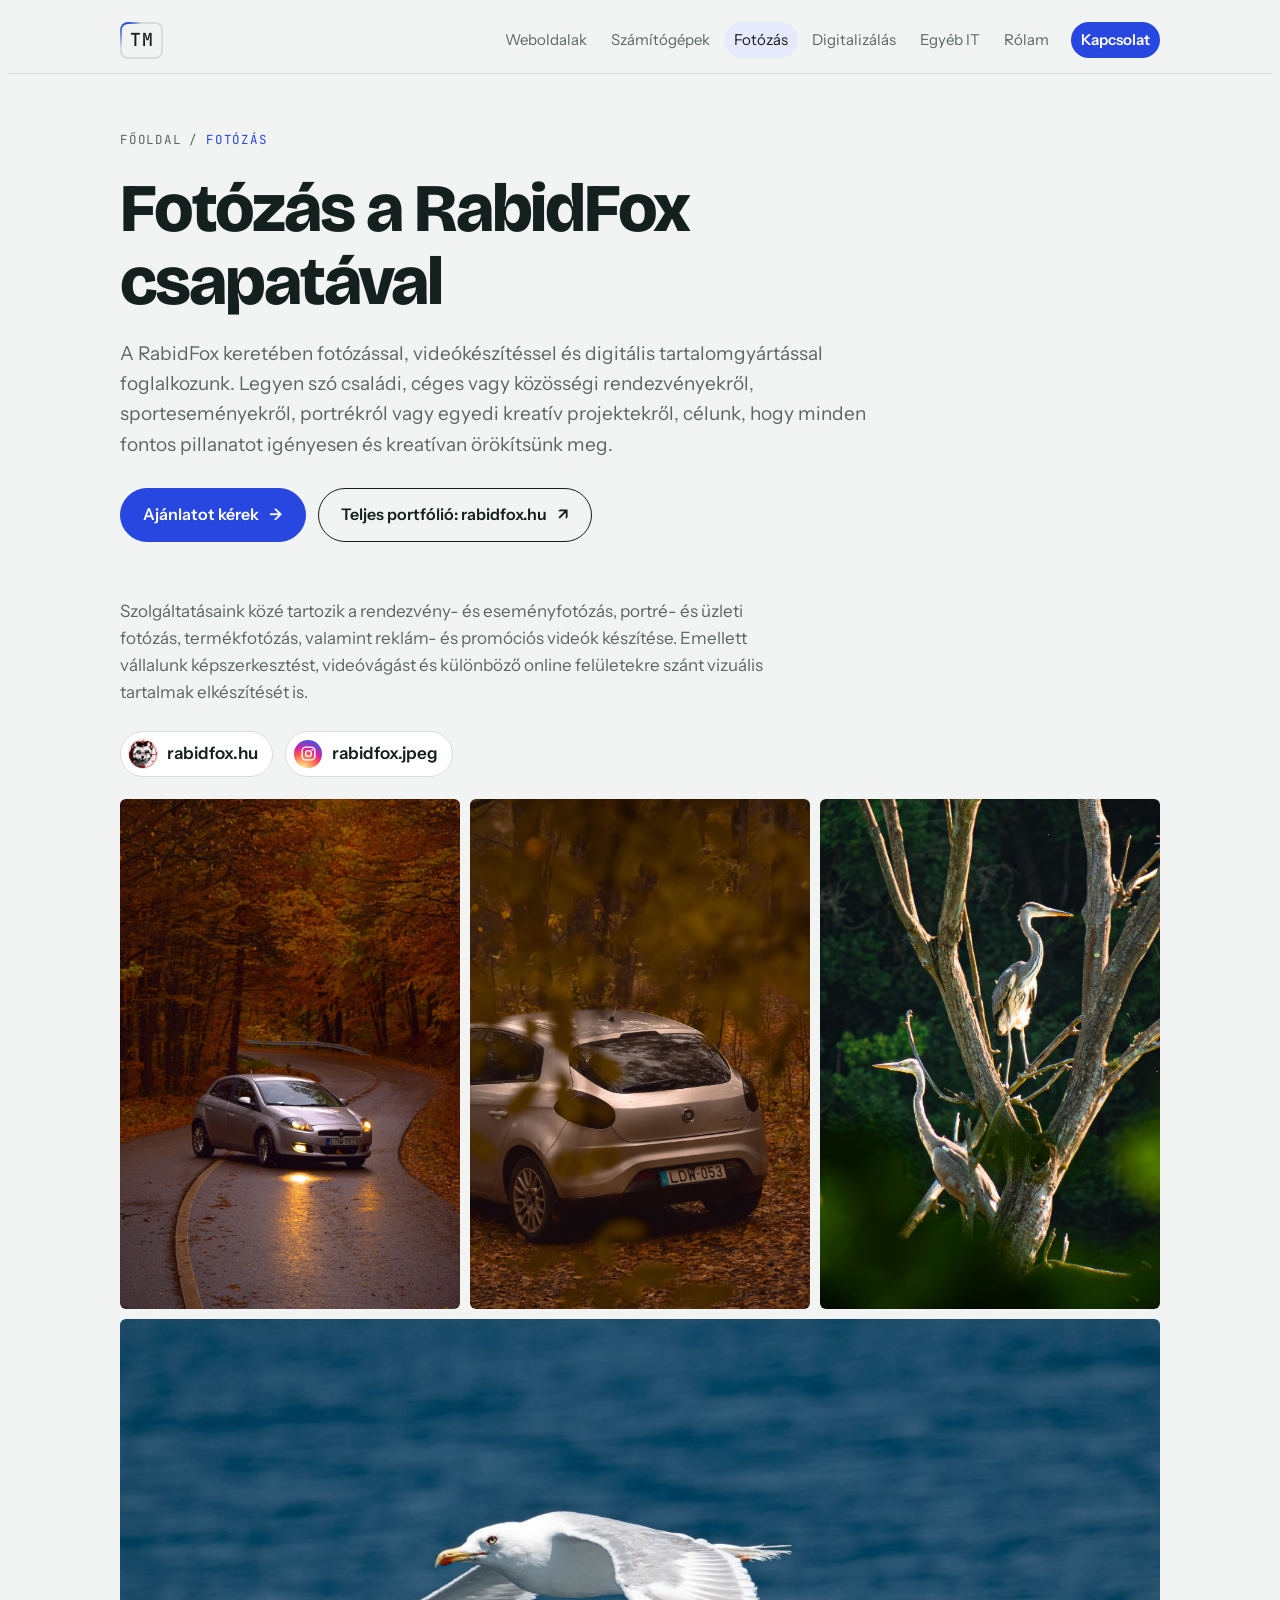
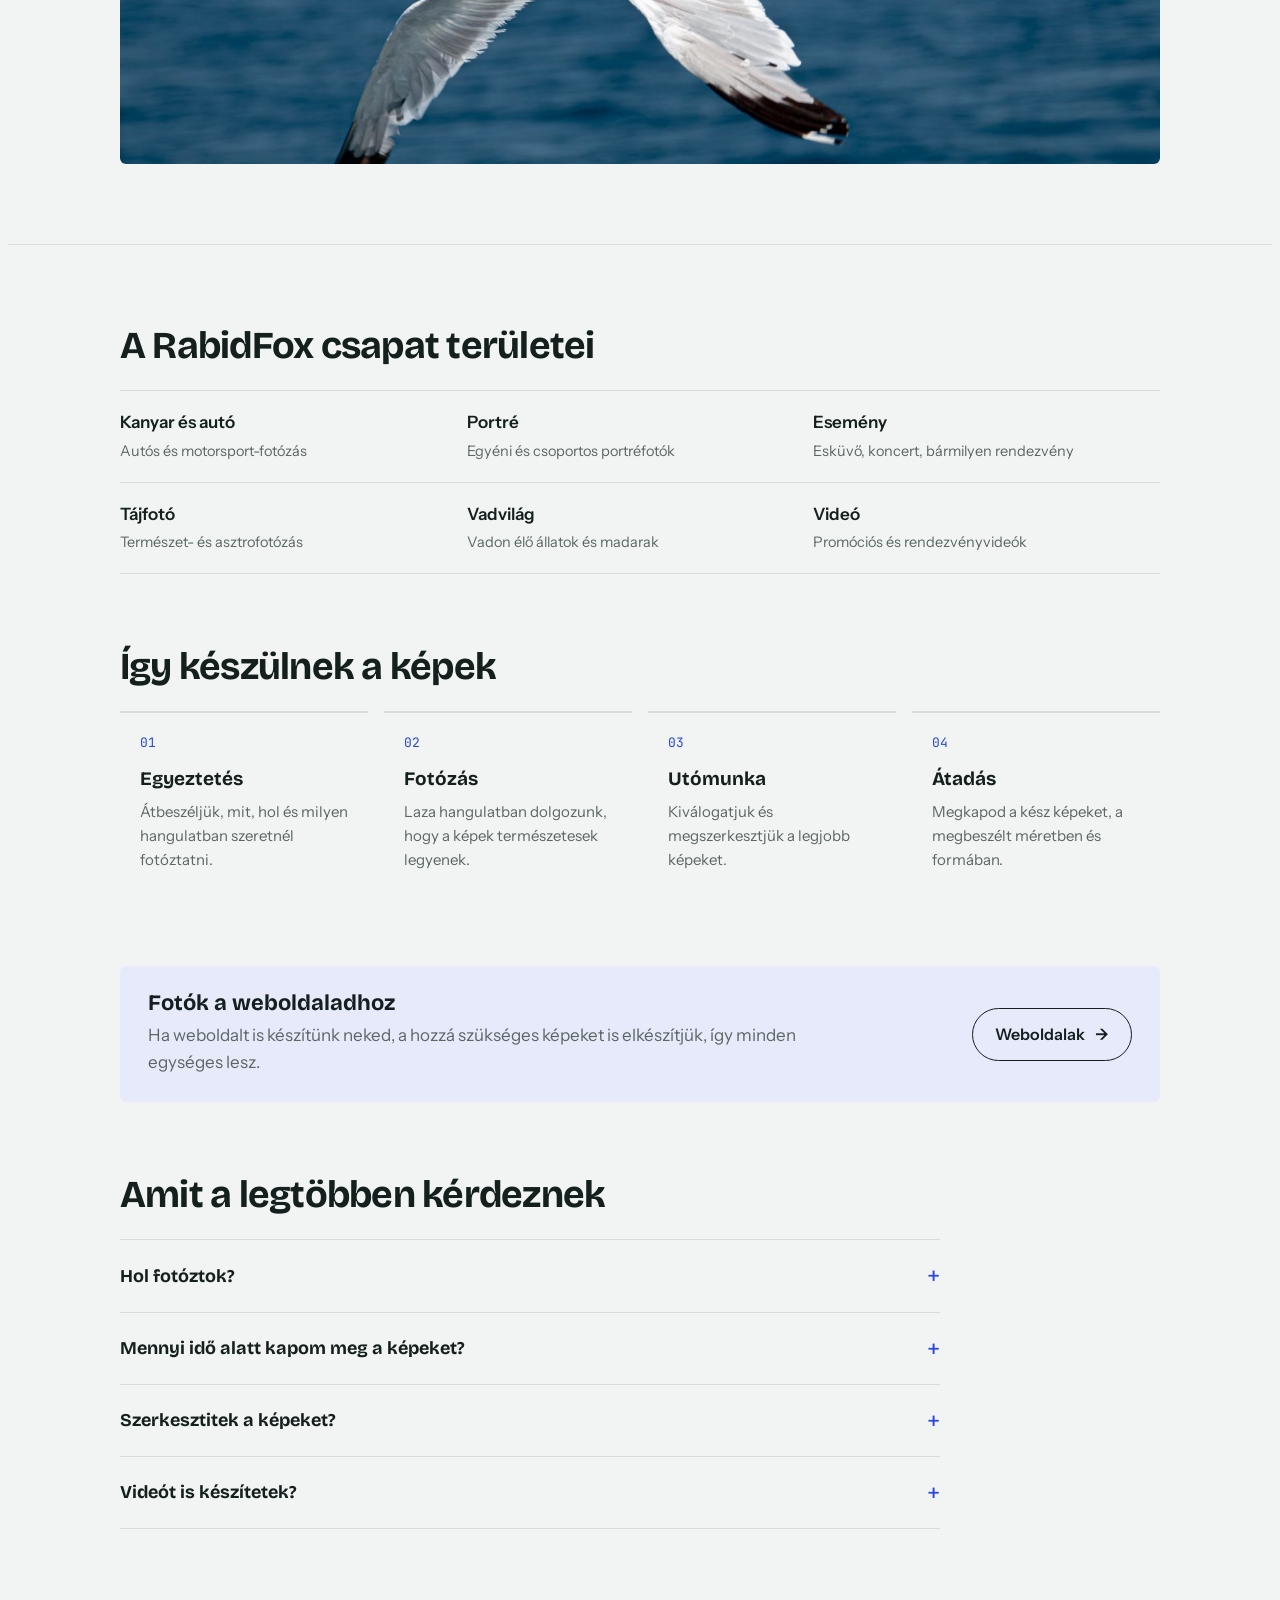
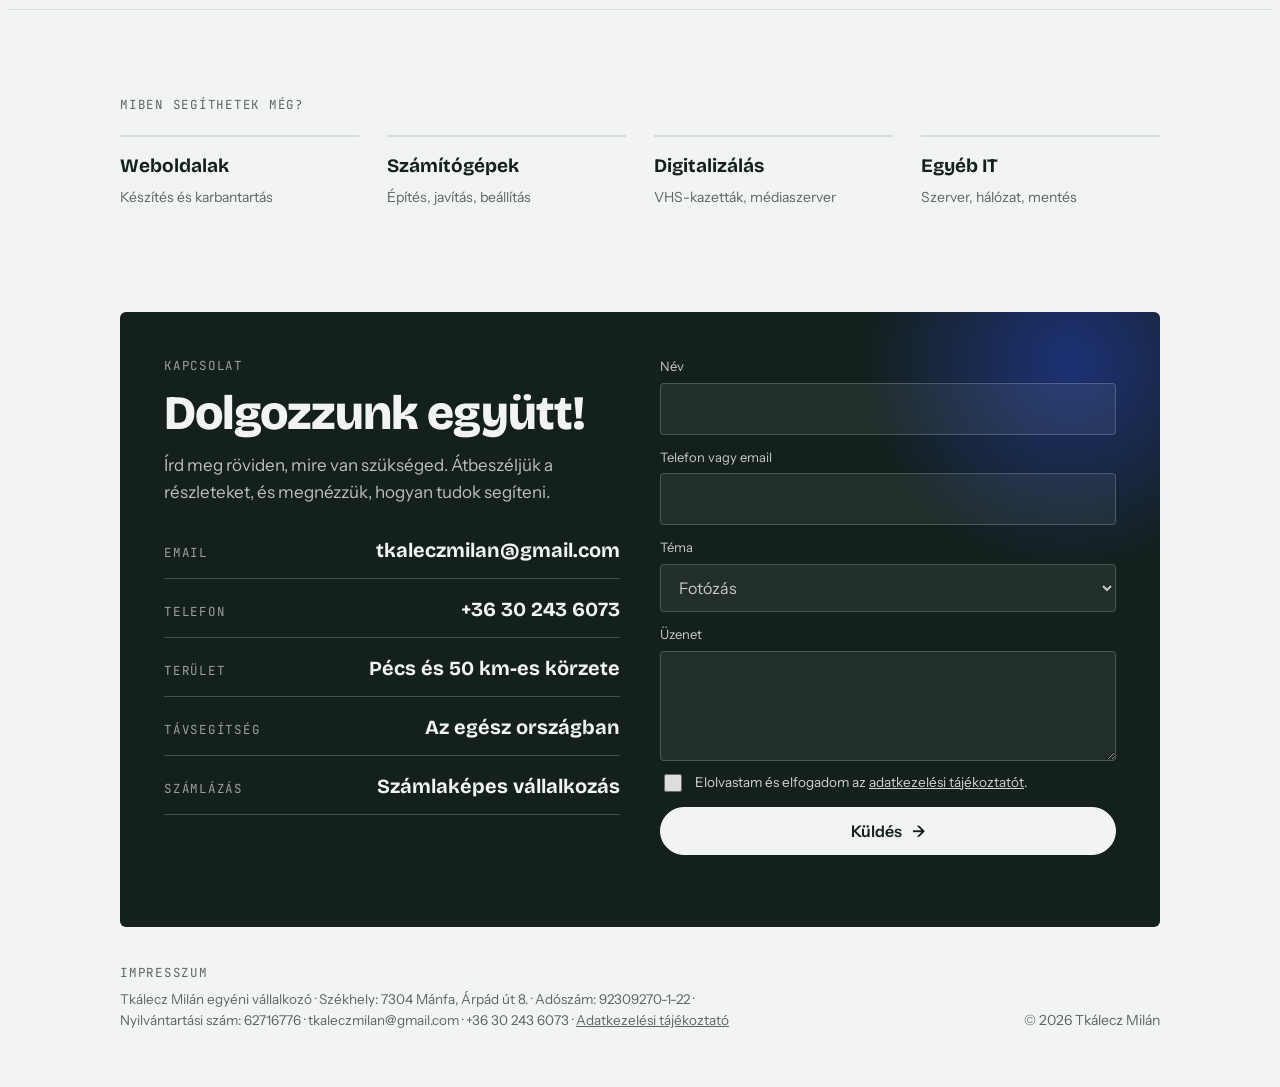
<file: fotozas.html>
<!doctype html>
<html lang="hu">
<head>
<meta charset="utf-8">
<meta name="viewport" content="width=device-width, initial-scale=1, viewport-fit=cover">
<title>Fotózás és videó – Komló, Pécs | Tkálecz Milán</title>
<meta name="description" content="Rendezvény-, portré-, üzleti és termékfotózás, promóciós videó, képszerkesztés és videóvágás a RabidFox csapatával, Pécs és Baranya környékén.">
<link rel="canonical" href="https://tkaleczmilan.hu/fotozas">
<link rel="icon" href="/img/ikon.png">
<link rel="apple-touch-icon" href="/img/ikon.png">
<meta name="theme-color" content="#2747E0">
<meta property="og:type" content="website">
<meta property="og:locale" content="hu_HU">
<meta property="og:title" content="Fotózás és videó – Komló, Pécs | Tkálecz Milán">
<meta property="og:description" content="Rendezvény-, portré-, üzleti és termékfotózás, promóciós videó, képszerkesztés és videóvágás a RabidFox csapatával, Pécs és Baranya környékén.">
<meta property="og:url" content="https://tkaleczmilan.hu/fotozas">
<meta property="og:image" content="https://tkaleczmilan.hu/img/megosztas.jpg">
<meta name="twitter:card" content="summary_large_image">
<link rel="preconnect" href="https://fonts.googleapis.com">
<link rel="stylesheet" href="https://fonts.googleapis.com/css2?family=Bricolage+Grotesque:opsz,wght@12..96,500;12..96,700;12..96,800&family=Instrument+Sans:wght@400;500;600&family=JetBrains+Mono:wght@400;500&display=swap">
<link rel="stylesheet" href="/assets/style.css">
<script type="application/ld+json">{"@context": "https://schema.org", "@type": "FAQPage", "mainEntity": [{"@type": "Question", "name": "Hol fotóztok?", "acceptedAnswer": {"@type": "Answer", "text": "Főleg Pécs és Baranya környékén, de egyeztetés alapján távolabb is vállalunk munkát."}}, {"@type": "Question", "name": "Mennyi idő alatt kapom meg a képeket?", "acceptedAnswer": {"@type": "Answer", "text": "Ez a fotózás típusától és a képek számától függ. A pontos határidőt a megrendeléskor egyeztetjük."}}, {"@type": "Question", "name": "Szerkesztitek a képeket?", "acceptedAnswer": {"@type": "Answer", "text": "Igen. A kiválasztott képeken elvégezzük a szín- és fénykorrekciót, és szükség esetén a retusálást is."}}, {"@type": "Question", "name": "Videót is készítetek?", "acceptedAnswer": {"@type": "Answer", "text": "Igen, promóciós és rendezvényvideókat is készítünk, vágással együtt."}}]}</script>
</head>
<body data-page-tema="Fotózás">
<div class="progress" aria-hidden="true"></div>

<nav>
  <div class="wrap">
    <a class="logo" href="/" aria-label="Tkálecz Milán, főoldal"><b>TM</b></a>
    <button class="menu-btn" id="menuBtn" type="button" aria-expanded="false" aria-controls="navLinks"><i><b></b><b></b><b></b></i>Menü</button>
    <div class="links" id="navLinks">
      <a href="/weboldalak">Weboldalak</a>
      <a href="/szamitogepek">Számítógépek</a>
      <a href="/fotozas" aria-current="page">Fotózás</a>
      <a href="/digitalizalas">Digitalizálás</a>
      <a href="/it">Egyéb IT</a>
      <a href="/#rolam">Rólam</a>
      <a class="nav-cta" href="#kapcsolat">Kapcsolat</a>
    </div>
  </div>
</nav>

<main id="top">
  <header class="page-hero wrap">
    <div class="crumb" role="navigation" aria-label="Morzsamenü"><a href="/">Főoldal</a><span aria-hidden="true">/</span><span aria-current="page">Fotózás</span></div>
    <h1>Fotózás a RabidFox csapatával</h1>
    <p class="lead">A RabidFox keretében fotózással, videókészítéssel és digitális tartalomgyártással foglalkozunk. Legyen szó családi, céges vagy közösségi rendezvényekről, sporteseményekről, portrékról vagy egyedi kreatív projektekről, célunk, hogy minden fontos pillanatot igényesen és kreatívan örökítsünk meg.</p>
    <div class="btns">
      <a class="btn primary" href="#kapcsolat" data-tema="Fotózás">Ajánlatot kérek <span class="arr">→</span></a>
      <a class="btn" href="https://rabidfox.hu" target="_blank" rel="noopener">Teljes portfólió: rabidfox.hu <span class="arr">↗</span></a>
    </div>
  </header>

  <section class="bay first">
    <div class="wrap">
      <p class="rv" style="max-width:62ch;color:var(--muted);margin-bottom:24px">Szolgáltatásaink közé tartozik a rendezvény- és eseményfotózás, portré- és üzleti fotózás, termékfotózás, valamint reklám- és promóciós videók készítése. Emellett vállalunk képszerkesztést, videóvágást és különböző online felületekre szánt vizuális tartalmak elkészítését is.</p>
      <div class="photo-head rv">
        <a class="badge" href="https://rabidfox.hu" target="_blank" rel="noopener"><img class="bi" src="/img/rabidfox-logo.jpg" alt="" width="28" height="28">rabidfox.hu</a>
        <a class="badge" href="https://www.instagram.com/rabidfox.jpeg/" target="_blank" rel="noopener"><span class="bi ig" aria-hidden="true"><svg viewBox="0 0 24 24"><rect x="3" y="3" width="18" height="18" rx="5.2" fill="none" stroke="#fff" stroke-width="2"/><circle cx="12" cy="12" r="4.1" fill="none" stroke="#fff" stroke-width="2"/><circle cx="17.3" cy="6.7" r="1.25" fill="#fff"/></svg></span>rabidfox.jpeg</a>
      </div>
      <div class="gallery rv" id="gal">
        <button aria-label="Kép nagyítása"><img src="/img/foto-auto-1.jpg" alt="Ezüst Fiat Bravo kanyargós erdei úton, őszi lombok között" loading="lazy"></button>
        <button aria-label="Kép nagyítása"><img src="/img/foto-auto-2.jpg" alt="A Fiat Bravo hátulja őszi erdőben, előtérben elmosódó levelekkel" loading="lazy"></button>
        <button aria-label="Kép nagyítása"><img src="/img/foto-gemek.jpg" alt="Két szürke gém egy kiszáradt fa ágain" loading="lazy"></button>
        <button class="wide" aria-label="Kép nagyítása"><img src="/img/foto-siraly.jpg" alt="Repülő sirály a tenger felett" loading="lazy"></button>
      </div>
    </div>
  </section>

  <section class="bay">
    <div class="wrap">
      <div class="block" style="margin-top:0">
      <div class="block-head rv"><h2>A RabidFox csapat területei</h2></div>
      <div class="cats rv">
        <div><b>Kanyar és autó</b><span>Autós és motorsport-fotózás</span></div>
        <div><b>Portré</b><span>Egyéni és csoportos portréfotók</span></div>
        <div><b>Esemény</b><span>Esküvő, koncert, bármilyen rendezvény</span></div>
        <div><b>Tájfotó</b><span>Természet- és asztrofotózás</span></div>
        <div><b>Vadvilág</b><span>Vadon élő állatok és madarak</span></div>
        <div><b>Videó</b><span>Promóciós és rendezvényvideók</span></div>
      </div>
      </div>
      <div class="block">
      <div class="block-head rv"><h2>Így készülnek a képek</h2></div>
      <ol class="process">
        <li class="rv"><b>Egyeztetés</b><p>Átbeszéljük, mit, hol és milyen hangulatban szeretnél fotóztatni.</p></li>
        <li class="rv"><b>Fotózás</b><p>Laza hangulatban dolgozunk, hogy a képek természetesek legyenek.</p></li>
        <li class="rv"><b>Utómunka</b><p>Kiválogatjuk és megszerkesztjük a legjobb képeket.</p></li>
        <li class="rv"><b>Átadás</b><p>Megkapod a kész képeket, a megbeszélt méretben és formában.</p></li>
      </ol>
      </div>
      <div class="block">
      <div class="callout rv"><div><h3>Fotók a weboldaladhoz</h3><p>Ha weboldalt is készítünk neked, a hozzá szükséges képeket is elkészítjük, így minden egységes lesz.</p></div><a class="btn" href="/weboldalak">Weboldalak <span class="arr">→</span></a></div>
      </div>
      <div class="block">
      <div class="block-head rv"><h2>Amit a legtöbben kérdeznek</h2></div>
      <div class="faq rv">
        <details><summary>Hol fotóztok?</summary><p>Főleg Pécs és Baranya környékén, de egyeztetés alapján távolabb is vállalunk munkát.</p></details>
        <details><summary>Mennyi idő alatt kapom meg a képeket?</summary><p>Ez a fotózás típusától és a képek számától függ. A pontos határidőt a megrendeléskor egyeztetjük.</p></details>
        <details><summary>Szerkesztitek a képeket?</summary><p>Igen. A kiválasztott képeken elvégezzük a szín- és fénykorrekciót, és szükség esetén a retusálást is.</p></details>
        <details><summary>Videót is készítetek?</summary><p>Igen, promóciós és rendezvényvideókat is készítünk, vágással együtt.</p></details>
      </div>
      </div>
    </div>
  </section>

  <section class="bay">
    <div class="wrap">
      <div class="more-head rv"><span class="mono">Miben segíthetek még?</span></div>
      <div class="more rv">
        <a href="/weboldalak"><b>Weboldalak</b><small>Készítés és karbantartás</small></a>
        <a href="/szamitogepek"><b>Számítógépek</b><small>Építés, javítás, beállítás</small></a>
        <a href="/digitalizalas"><b>Digitalizálás</b><small>VHS-kazetták, médiaszerver</small></a>
        <a href="/it"><b>Egyéb IT</b><small>Szerver, hálózat, mentés</small></a>
      </div>
    </div>
  </section>
  <section class="wrap" id="kapcsolat" style="padding-block:24px 0">
    <div class="contact rv">
      <div>
        <div class="mono" style="color:inherit;opacity:.6;margin-bottom:12px">Kapcsolat</div>
        <h2>Dolgozzunk együtt!</h2>
        <p class="sub">Írd meg röviden, mire van szükséged. Átbeszéljük a részleteket, és megnézzük, hogyan tudok segíteni.</p>
        <div class="lines">
          <div class="line"><span class="mono">Email</span><span class="v">tkaleczmilan@gmail.com</span></div>
          <div class="line"><span class="mono">Telefon</span><span class="v">+36 30 243 6073</span></div>
          <div class="line"><span class="mono">Terület</span><span class="v">Pécs és 50 km-es körzete</span></div>
          <div class="line"><span class="mono">Távsegítség</span><span class="v">Az egész országban</span></div>
          <div class="line"><span class="mono">Számlázás</span><span class="v">Számlaképes vállalkozás</span></div>
        </div>
      </div>
      <form id="f">
        <label for="nev">Név<input id="nev" name="nev" required></label>
        <label for="elerh">Telefon vagy email<input id="elerh" name="elerh" required></label>
        <label for="tema">Téma
          <select id="tema" name="tema"><option>Weboldal</option><option>Számítógép</option><option>Fotózás</option><option>Egyéb IT</option><option>VHS digitalizálás</option></select></label>
        <label for="uzenet">Üzenet<textarea id="uzenet" name="uzenet" required></textarea></label>
        <input type="text" name="_honey" class="hp" tabindex="-1" autocomplete="off" aria-hidden="true">
        <label class="consent" for="gdpr"><input type="checkbox" id="gdpr" name="adatkezeles" value="elfogadva" required><span>Elolvastam és elfogadom az <a href="/adatkezeles" target="_blank" rel="noopener">adatkezelési tájékoztatót</a>.</span></label>
        <button class="btn" type="submit" id="sendBtn">Küldés <span class="arr">→</span></button>
        <p class="note" id="note" aria-live="polite"></p>
      </form>
    </div>
  </section>

  <footer class="wrap">
    <div class="imp">
      <span class="mono">Impresszum</span>
      <p>Tkálecz Milán egyéni vállalkozó · Székhely: 7304 Mánfa, Árpád út 8. · Adószám: 92309270-1-22 · Nyilvántartási szám: 62716776 · tkaleczmilan@gmail.com · +36 30 243 6073 · <a href="/adatkezeles">Adatkezelési tájékoztató</a></p>
    </div>
    <span>© 2026 Tkálecz Milán</span>
  </footer>
</main>

<script src="/assets/main.js" defer></script>
</body>
</html>
</file>
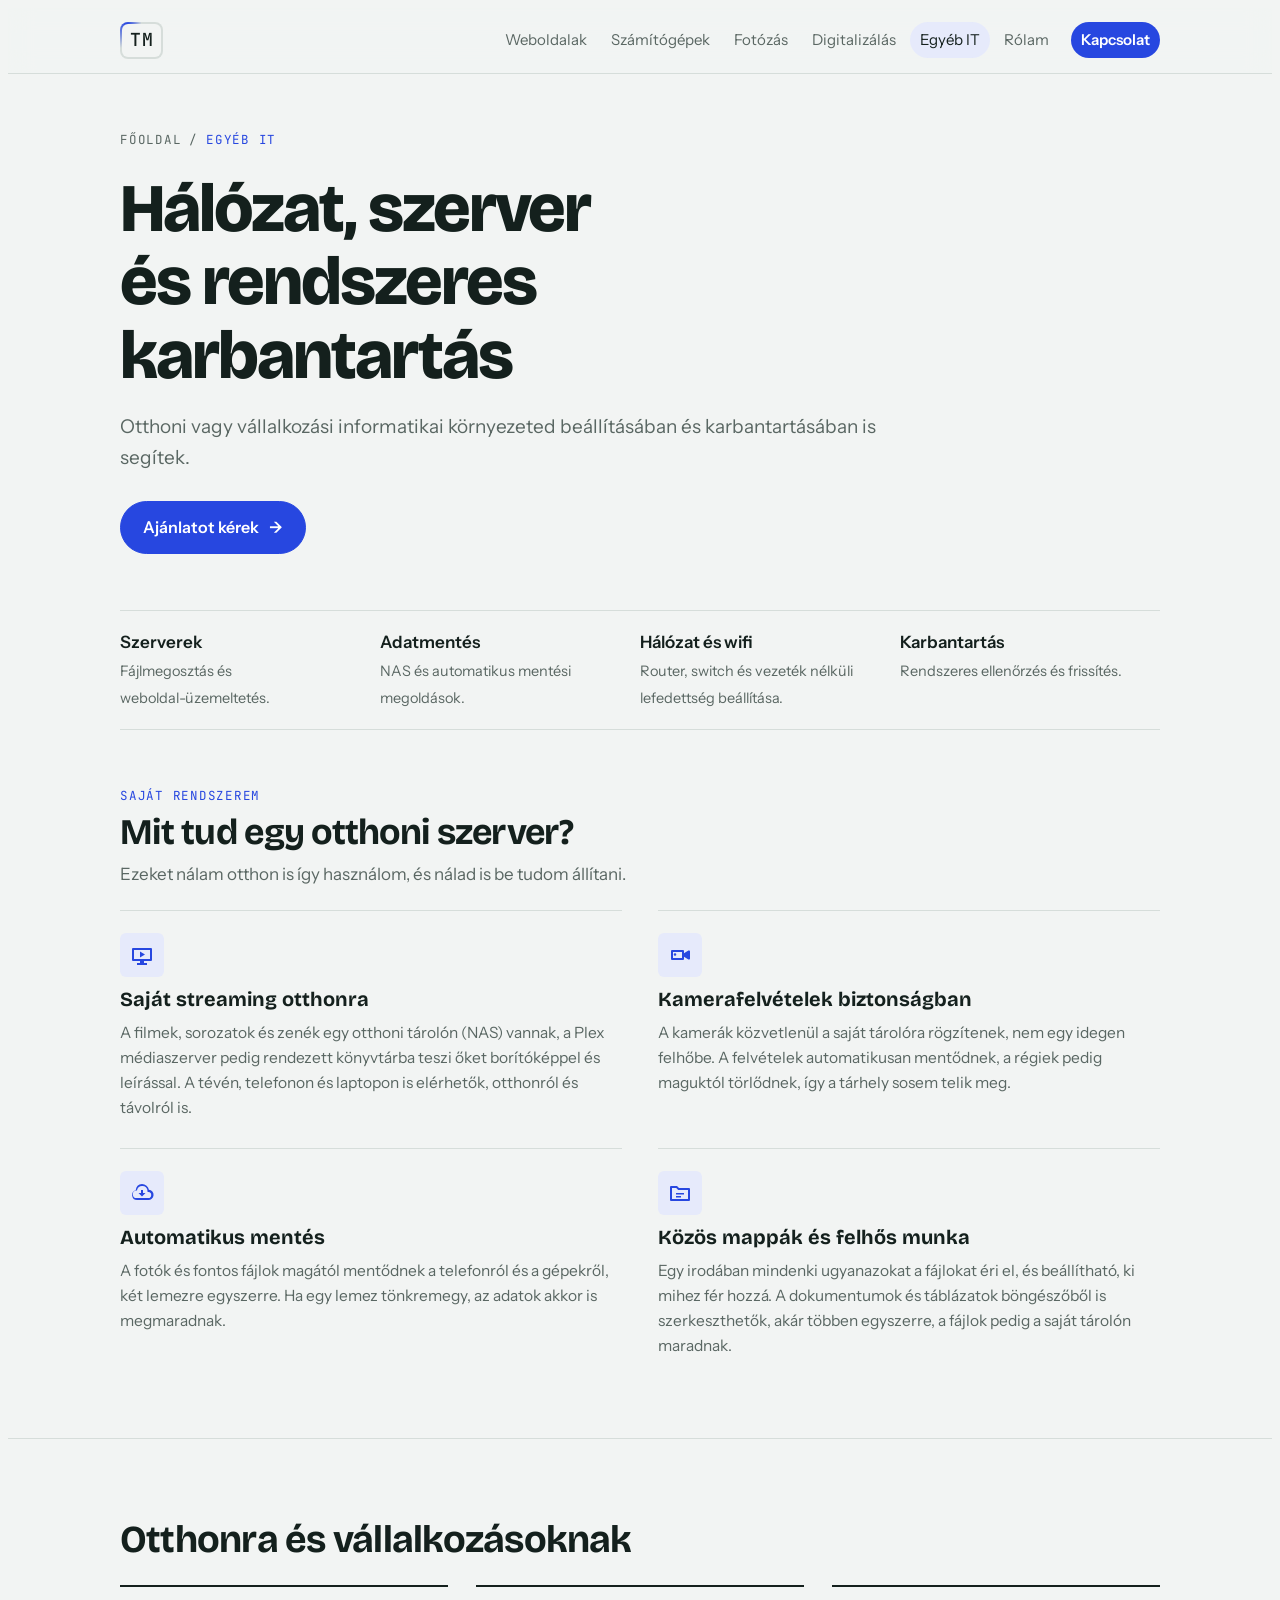
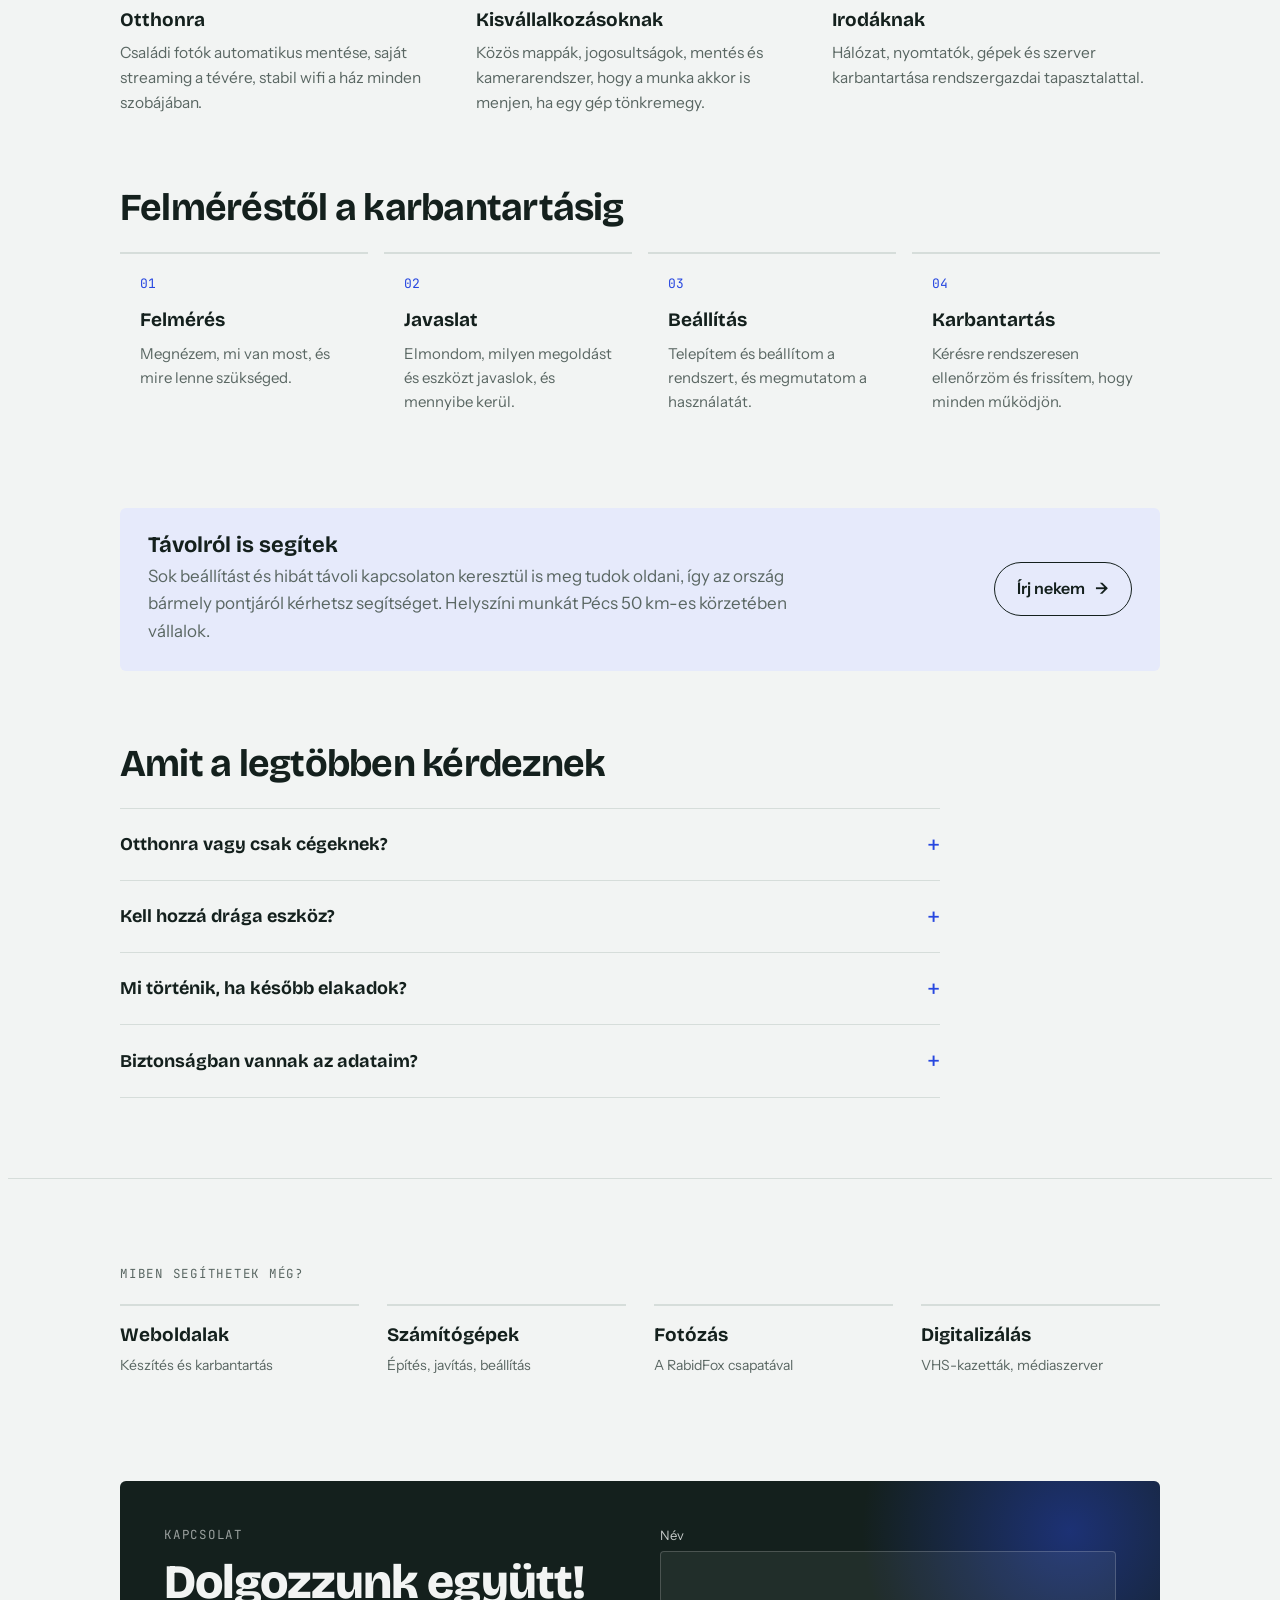
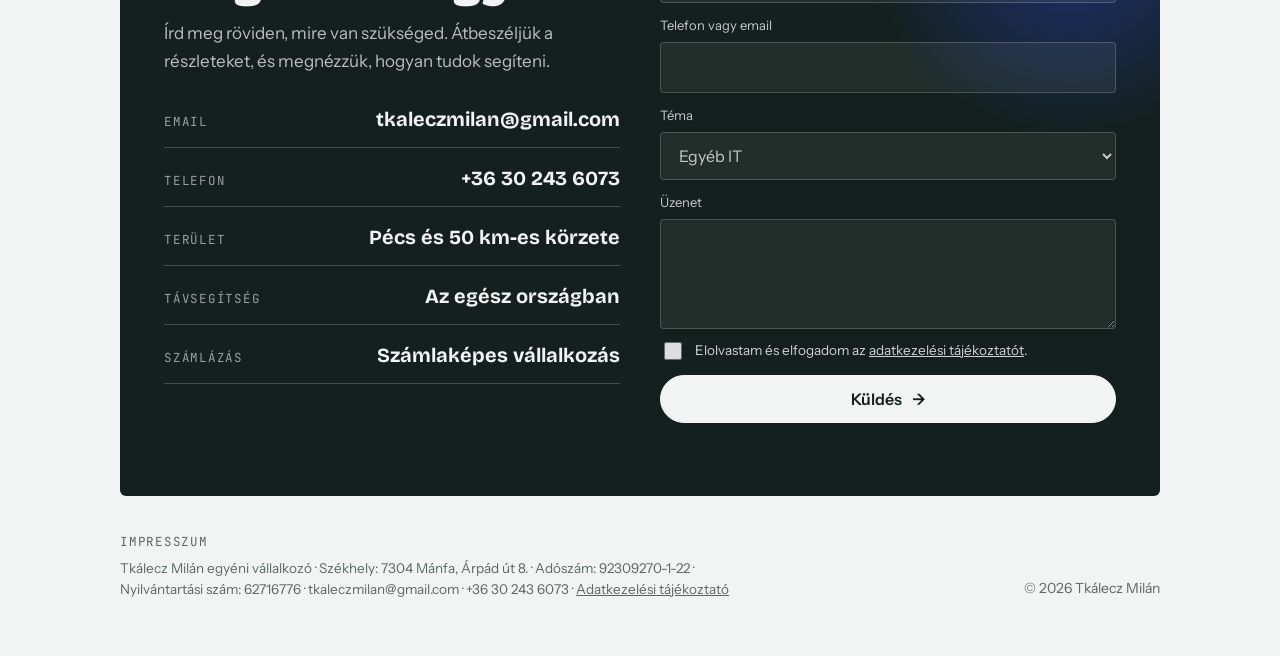
<file: it.html>
<!doctype html>
<html lang="hu">
<head>
<meta charset="utf-8">
<meta name="viewport" content="width=device-width, initial-scale=1, viewport-fit=cover">
<title>Rendszergazda, hálózat és szerver – Komló, Pécs | Tkálecz Milán</title>
<meta name="description" content="Fájlszerver, NAS és automatikus mentés, hálózat és wifi, kamerarendszer, saját streaming, rendszeres karbantartás otthonra és vállalkozásoknak.">
<link rel="canonical" href="https://tkaleczmilan.hu/it">
<link rel="icon" href="/img/ikon.png">
<link rel="apple-touch-icon" href="/img/ikon.png">
<meta name="theme-color" content="#2747E0">
<meta property="og:type" content="website">
<meta property="og:locale" content="hu_HU">
<meta property="og:title" content="Rendszergazda, hálózat és szerver – Komló, Pécs | Tkálecz Milán">
<meta property="og:description" content="Fájlszerver, NAS és automatikus mentés, hálózat és wifi, kamerarendszer, saját streaming, rendszeres karbantartás otthonra és vállalkozásoknak.">
<meta property="og:url" content="https://tkaleczmilan.hu/it">
<meta property="og:image" content="https://tkaleczmilan.hu/img/megosztas.jpg">
<meta name="twitter:card" content="summary_large_image">
<link rel="preconnect" href="https://fonts.googleapis.com">
<link rel="stylesheet" href="https://fonts.googleapis.com/css2?family=Bricolage+Grotesque:opsz,wght@12..96,500;12..96,700;12..96,800&family=Instrument+Sans:wght@400;500;600&family=JetBrains+Mono:wght@400;500&display=swap">
<link rel="stylesheet" href="/assets/style.css">
<script type="application/ld+json">{"@context": "https://schema.org", "@type": "FAQPage", "mainEntity": [{"@type": "Question", "name": "Otthonra vagy csak cégeknek?", "acceptedAnswer": {"@type": "Answer", "text": "Mindkettőnek. Otthon a családi fotók mentése, a saját streaming vagy egy jobb wifi a gyakori kérés, irodában a közös mappák, a mentés és a hálózat."}}, {"@type": "Question", "name": "Kell hozzá drága eszköz?", "acceptedAnswer": {"@type": "Answer", "text": "Nem feltétlenül. Előbb felmérem, mire van szükséged, és a kereted alapján javaslok eszközt. Sokszor a meglévő eszközök is jól használhatók."}}, {"@type": "Question", "name": "Mi történik, ha később elakadok?", "acceptedAnswer": {"@type": "Answer", "text": "A beállítás után is számíthatsz rám. Kérésre rendszeres karbantartást is vállalok, hogy a frissítések és a mentések rendben legyenek."}}, {"@type": "Question", "name": "Biztonságban vannak az adataim?", "acceptedAnswer": {"@type": "Answer", "text": "A rendszert úgy állítom be, hogy a fájlok a saját eszközödön maradjanak, és csak az férjen hozzájuk, akinek szabad. A fontos adatokról több helyre is készül mentés."}}]}</script>
</head>
<body data-page-tema="Egyéb IT">
<div class="progress" aria-hidden="true"></div>

<nav>
  <div class="wrap">
    <a class="logo" href="/" aria-label="Tkálecz Milán, főoldal"><b>TM</b></a>
    <button class="menu-btn" id="menuBtn" type="button" aria-expanded="false" aria-controls="navLinks"><i><b></b><b></b><b></b></i>Menü</button>
    <div class="links" id="navLinks">
      <a href="/weboldalak">Weboldalak</a>
      <a href="/szamitogepek">Számítógépek</a>
      <a href="/fotozas">Fotózás</a>
      <a href="/digitalizalas">Digitalizálás</a>
      <a href="/it" aria-current="page">Egyéb IT</a>
      <a href="/#rolam">Rólam</a>
      <a class="nav-cta" href="#kapcsolat">Kapcsolat</a>
    </div>
  </div>
</nav>

<main id="top">
  <header class="page-hero wrap">
    <div class="crumb" role="navigation" aria-label="Morzsamenü"><a href="/">Főoldal</a><span aria-hidden="true">/</span><span aria-current="page">Egyéb IT</span></div>
    <h1>Hálózat, szerver és rendszeres karbantartás</h1>
    <p class="lead">Otthoni vagy vállalkozási informatikai környezeted beállításában és karbantartásában is segítek.</p>
    <div class="btns">
      <a class="btn primary" href="#kapcsolat" data-tema="Egyéb IT">Ajánlatot kérek <span class="arr">→</span></a>
    </div>
  </header>

  <section class="bay first">
    <div class="wrap">
      <div class="other rv">
        <div><b>Szerverek</b><span>Fájlmegosztás és weboldal-üzemeltetés.</span></div>
        <div><b>Adatmentés</b><span>NAS és automatikus mentési megoldások.</span></div>
        <div><b>Hálózat és wifi</b><span>Router, switch és vezeték nélküli lefedettség beállítása.</span></div>
        <div><b>Karbantartás</b><span>Rendszeres ellenőrzés és frissítés.</span></div>
      </div>

      <div class="usecase-head rv" style="margin-top:56px">
        <span class="mono">Saját rendszerem</span>
        <h3>Mit tud egy otthoni szerver?</h3>
        <p>Ezeket nálam otthon is így használom, és nálad is be tudom állítani.</p>
      </div>
      <div class="usecases">
        <div class="uc rv">
          <div class="uc-ic" aria-hidden="true"><svg viewBox="0 0 24 24"><path d="M3 5h18a1 1 0 0 1 1 1v11a1 1 0 0 1-1 1h-7v2h3v2H7v-2h3v-2H3a1 1 0 0 1-1-1V6a1 1 0 0 1 1-1zm1 2v9h16V7zm6 1.5 5 3-5 3z"/></svg></div>
          <h4>Saját streaming otthonra</h4>
          <p>A filmek, sorozatok és zenék egy otthoni tárolón (NAS) vannak, a Plex médiaszerver pedig rendezett könyvtárba teszi őket borítóképpel és leírással. A tévén, telefonon és laptopon is elérhetők, otthonról és távolról is.</p>
        </div>
        <div class="uc rv">
          <div class="uc-ic" aria-hidden="true"><svg viewBox="0 0 24 24"><path d="M4 7h11a1 1 0 0 1 1 1v2.2l4.4-2.6A1 1 0 0 1 22 8.5v7a1 1 0 0 1-1.6.9L16 13.8V16a1 1 0 0 1-1 1H4a1 1 0 0 1-1-1V8a1 1 0 0 1 1-1zm1 2v6h9V9zm2 1.2a1.3 1.3 0 1 1 0 2.6 1.3 1.3 0 0 1 0-2.6z"/></svg></div>
          <h4>Kamerafelvételek biztonságban</h4>
          <p>A kamerák közvetlenül a saját tárolóra rögzítenek, nem egy idegen felhőbe. A felvételek automatikusan mentődnek, a régiek pedig maguktól törlődnek, így a tárhely sosem telik meg.</p>
        </div>
        <div class="uc rv">
          <div class="uc-ic" aria-hidden="true"><svg viewBox="0 0 24 24"><path d="M12 3a7 7 0 0 1 6.9 5.8A5 5 0 0 1 18 19H7a5 5 0 0 1-1.3-9.8A7 7 0 0 1 12 3zm0 2a5 5 0 0 0-4.8 3.6l-.2.8-.8.1A3 3 0 0 0 7 17h11a3 3 0 0 0 .4-6l-.8-.1-.1-.8A5 5 0 0 0 12 5zm-1 4h2v3h2.5L12 15.5 8.5 12H11z"/></svg></div>
          <h4>Automatikus mentés</h4>
          <p>A fotók és fontos fájlok magától mentődnek a telefonról és a gépekről, két lemezre egyszerre. Ha egy lemez tönkremegy, az adatok akkor is megmaradnak.</p>
        </div>
        <div class="uc rv">
          <div class="uc-ic" aria-hidden="true"><svg viewBox="0 0 24 24"><path d="M3 5h6l2 2h10a1 1 0 0 1 1 1v11a1 1 0 0 1-1 1H3a1 1 0 0 1-1-1V6a1 1 0 0 1 1-1zm1 2v11h16V9h-9.8l-2-2zm4 5h8v1.6H8zm0 3h5v1.6H8z"/></svg></div>
          <h4>Közös mappák és felhős munka</h4>
          <p>Egy irodában mindenki ugyanazokat a fájlokat éri el, és beállítható, ki mihez fér hozzá. A dokumentumok és táblázatok böngészőből is szerkeszthetők, akár többen egyszerre, a fájlok pedig a saját tárolón maradnak.</p>
        </div>
      </div>
    </div>
  </section>

  <section class="bay">
    <div class="wrap">
      <div class="block" style="margin-top:0">
      <div class="block-head rv"><h2>Otthonra és vállalkozásoknak</h2></div>
      <div class="who">
        <div class="rv"><b>Otthonra</b><p>Családi fotók automatikus mentése, saját streaming a tévére, stabil wifi a ház minden szobájában.</p></div>
        <div class="rv"><b>Kisvállalkozásoknak</b><p>Közös mappák, jogosultságok, mentés és kamerarendszer, hogy a munka akkor is menjen, ha egy gép tönkremegy.</p></div>
        <div class="rv"><b>Irodáknak</b><p>Hálózat, nyomtatók, gépek és szerver karbantartása rendszergazdai tapasztalattal.</p></div>
      </div>
      </div>
      <div class="block">
      <div class="block-head rv"><h2>Felméréstől a karbantartásig</h2></div>
      <ol class="process">
        <li class="rv"><b>Felmérés</b><p>Megnézem, mi van most, és mire lenne szükséged.</p></li>
        <li class="rv"><b>Javaslat</b><p>Elmondom, milyen megoldást és eszközt javaslok, és mennyibe kerül.</p></li>
        <li class="rv"><b>Beállítás</b><p>Telepítem és beállítom a rendszert, és megmutatom a használatát.</p></li>
        <li class="rv"><b>Karbantartás</b><p>Kérésre rendszeresen ellenőrzöm és frissítem, hogy minden működjön.</p></li>
      </ol>
      </div>
      <div class="block">
      <div class="callout rv"><div><h3>Távolról is segítek</h3><p>Sok beállítást és hibát távoli kapcsolaton keresztül is meg tudok oldani, így az ország bármely pontjáról kérhetsz segítséget. Helyszíni munkát Pécs 50 km-es körzetében vállalok.</p></div><a class="btn" href="#kapcsolat" data-tema="Egyéb IT">Írj nekem <span class="arr">→</span></a></div>
      </div>
      <div class="block">
      <div class="block-head rv"><h2>Amit a legtöbben kérdeznek</h2></div>
      <div class="faq rv">
        <details><summary>Otthonra vagy csak cégeknek?</summary><p>Mindkettőnek. Otthon a családi fotók mentése, a saját streaming vagy egy jobb wifi a gyakori kérés, irodában a közös mappák, a mentés és a hálózat.</p></details>
        <details><summary>Kell hozzá drága eszköz?</summary><p>Nem feltétlenül. Előbb felmérem, mire van szükséged, és a kereted alapján javaslok eszközt. Sokszor a meglévő eszközök is jól használhatók.</p></details>
        <details><summary>Mi történik, ha később elakadok?</summary><p>A beállítás után is számíthatsz rám. Kérésre rendszeres karbantartást is vállalok, hogy a frissítések és a mentések rendben legyenek.</p></details>
        <details><summary>Biztonságban vannak az adataim?</summary><p>A rendszert úgy állítom be, hogy a fájlok a saját eszközödön maradjanak, és csak az férjen hozzájuk, akinek szabad. A fontos adatokról több helyre is készül mentés.</p></details>
      </div>
      </div>
    </div>
  </section>

  <section class="bay">
    <div class="wrap">
      <div class="more-head rv"><span class="mono">Miben segíthetek még?</span></div>
      <div class="more rv">
        <a href="/weboldalak"><b>Weboldalak</b><small>Készítés és karbantartás</small></a>
        <a href="/szamitogepek"><b>Számítógépek</b><small>Építés, javítás, beállítás</small></a>
        <a href="/fotozas"><b>Fotózás</b><small>A RabidFox csapatával</small></a>
        <a href="/digitalizalas"><b>Digitalizálás</b><small>VHS-kazetták, médiaszerver</small></a>
      </div>
    </div>
  </section>

  <section class="wrap" id="kapcsolat" style="padding-block:24px 0">
    <div class="contact rv">
      <div>
        <div class="mono" style="color:inherit;opacity:.6;margin-bottom:12px">Kapcsolat</div>
        <h2>Dolgozzunk együtt!</h2>
        <p class="sub">Írd meg röviden, mire van szükséged. Átbeszéljük a részleteket, és megnézzük, hogyan tudok segíteni.</p>
        <div class="lines">
          <div class="line"><span class="mono">Email</span><span class="v">tkaleczmilan@gmail.com</span></div>
          <div class="line"><span class="mono">Telefon</span><span class="v">+36 30 243 6073</span></div>
          <div class="line"><span class="mono">Terület</span><span class="v">Pécs és 50 km-es körzete</span></div>
          <div class="line"><span class="mono">Távsegítség</span><span class="v">Az egész országban</span></div>
          <div class="line"><span class="mono">Számlázás</span><span class="v">Számlaképes vállalkozás</span></div>
        </div>
      </div>
      <form id="f">
        <label for="nev">Név<input id="nev" name="nev" required></label>
        <label for="elerh">Telefon vagy email<input id="elerh" name="elerh" required></label>
        <label for="tema">Téma
          <select id="tema" name="tema"><option>Weboldal</option><option>Számítógép</option><option>Fotózás</option><option>Egyéb IT</option><option>VHS digitalizálás</option></select></label>
        <label for="uzenet">Üzenet<textarea id="uzenet" name="uzenet" required></textarea></label>
        <input type="text" name="_honey" class="hp" tabindex="-1" autocomplete="off" aria-hidden="true">
        <label class="consent" for="gdpr"><input type="checkbox" id="gdpr" name="adatkezeles" value="elfogadva" required><span>Elolvastam és elfogadom az <a href="/adatkezeles" target="_blank" rel="noopener">adatkezelési tájékoztatót</a>.</span></label>
        <button class="btn" type="submit" id="sendBtn">Küldés <span class="arr">→</span></button>
        <p class="note" id="note" aria-live="polite"></p>
      </form>
    </div>
  </section>

  <footer class="wrap">
    <div class="imp">
      <span class="mono">Impresszum</span>
      <p>Tkálecz Milán egyéni vállalkozó · Székhely: 7304 Mánfa, Árpád út 8. · Adószám: 92309270-1-22 · Nyilvántartási szám: 62716776 · tkaleczmilan@gmail.com · +36 30 243 6073 · <a href="/adatkezeles">Adatkezelési tájékoztató</a></p>
    </div>
    <span>© 2026 Tkálecz Milán</span>
  </footer>
</main>

<script src="/assets/main.js" defer></script>
</body>
</html>
</file>
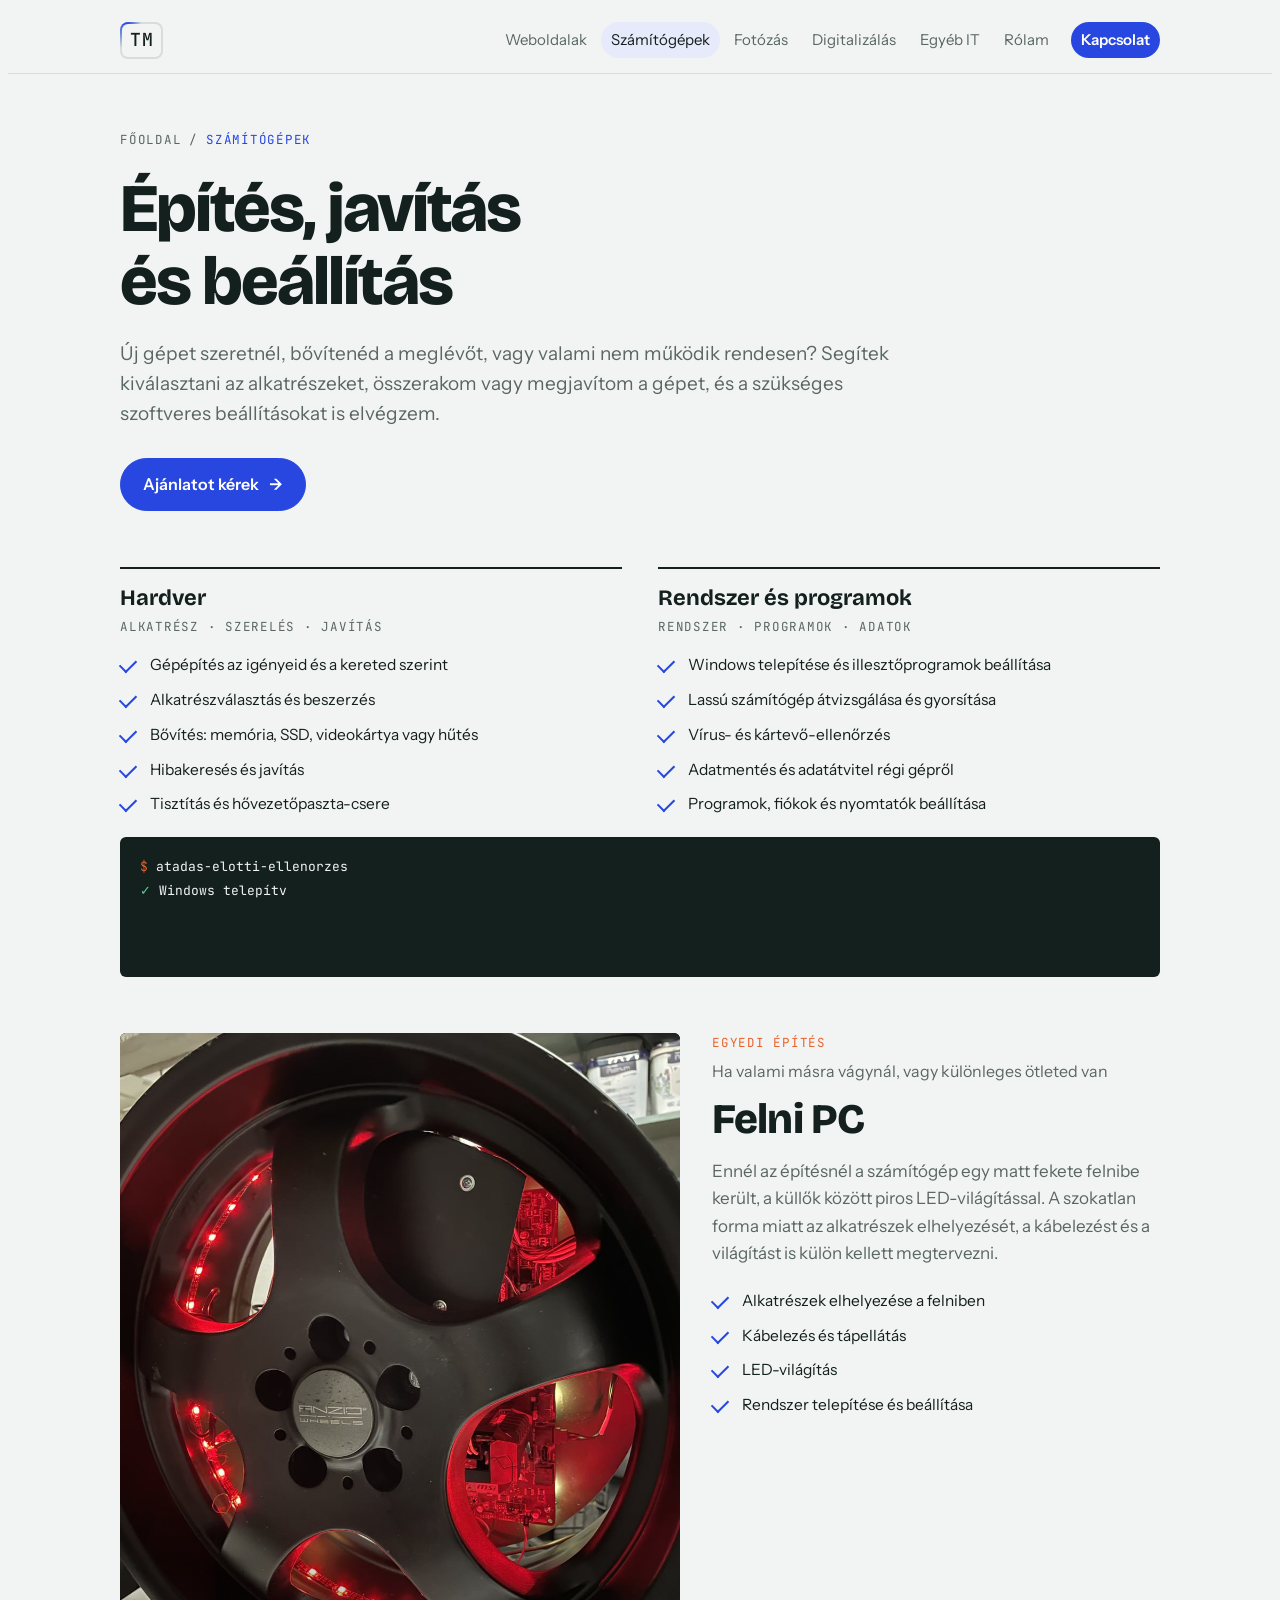
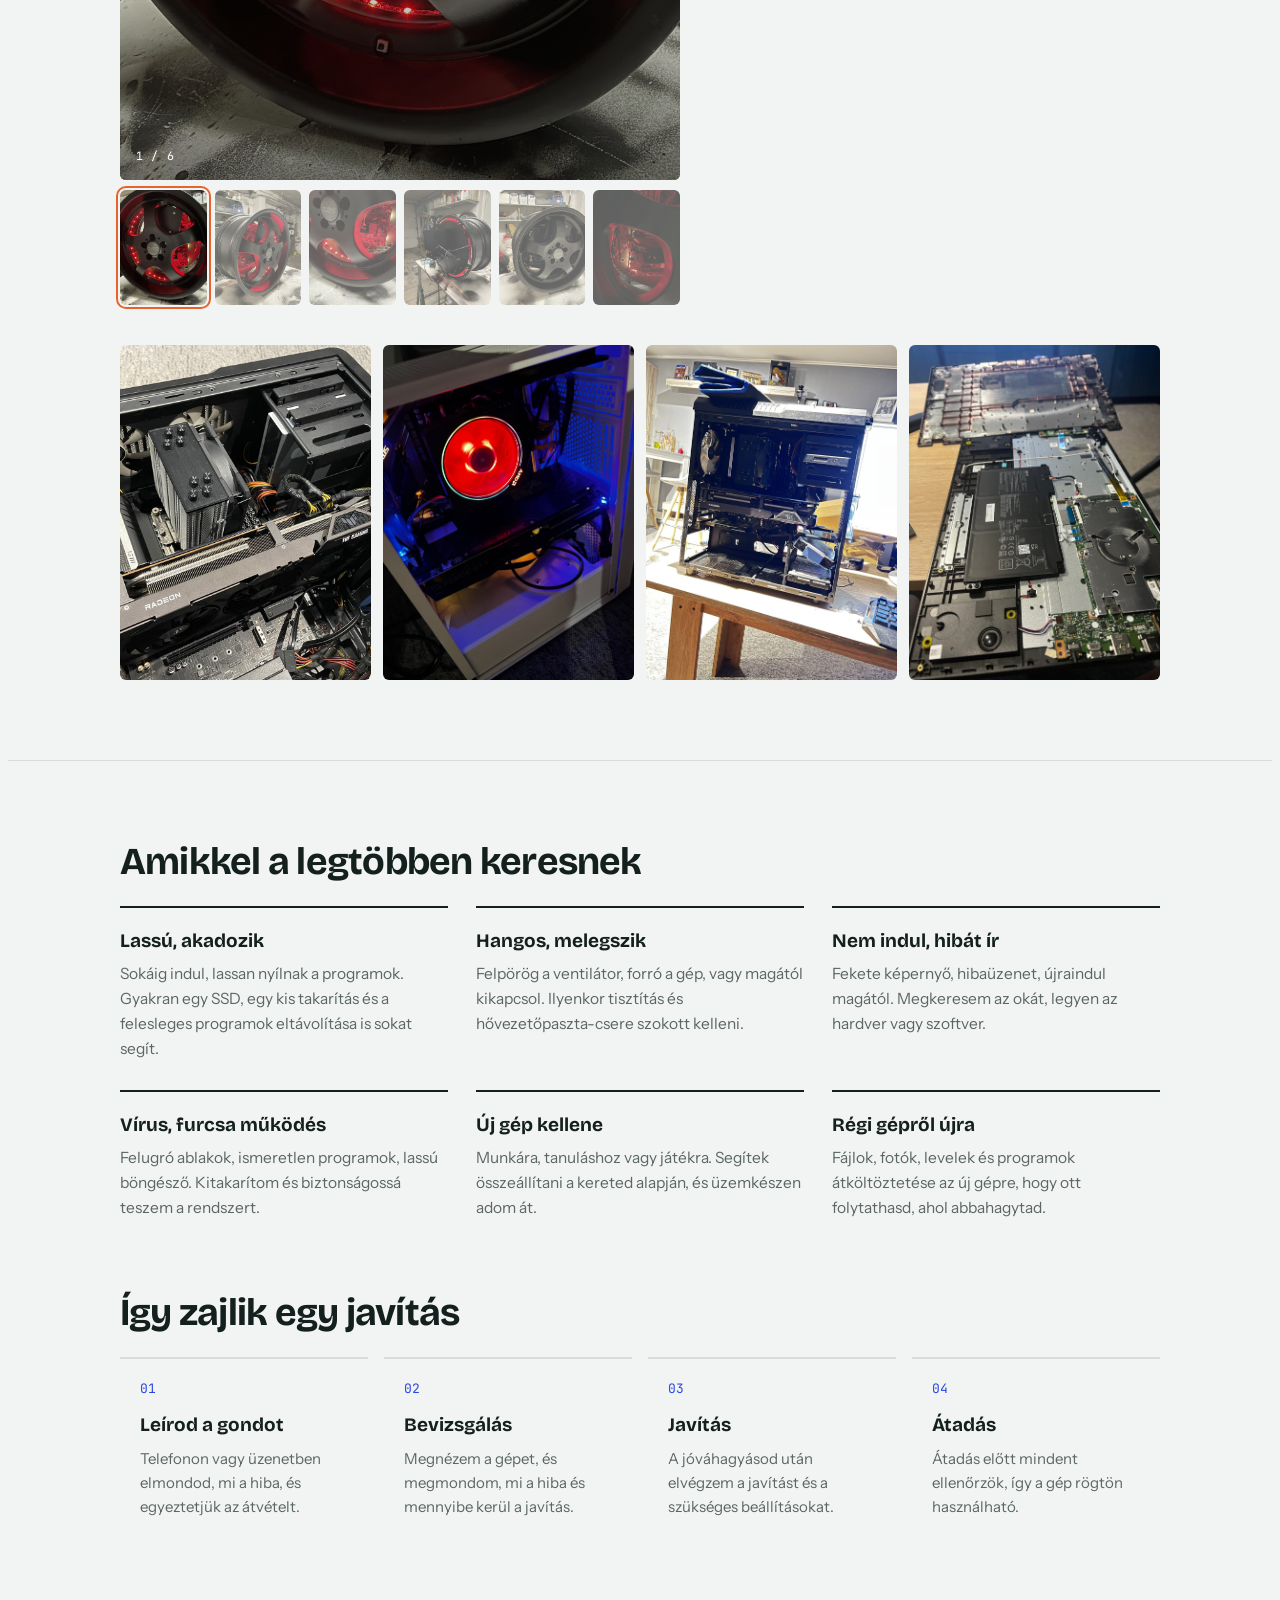
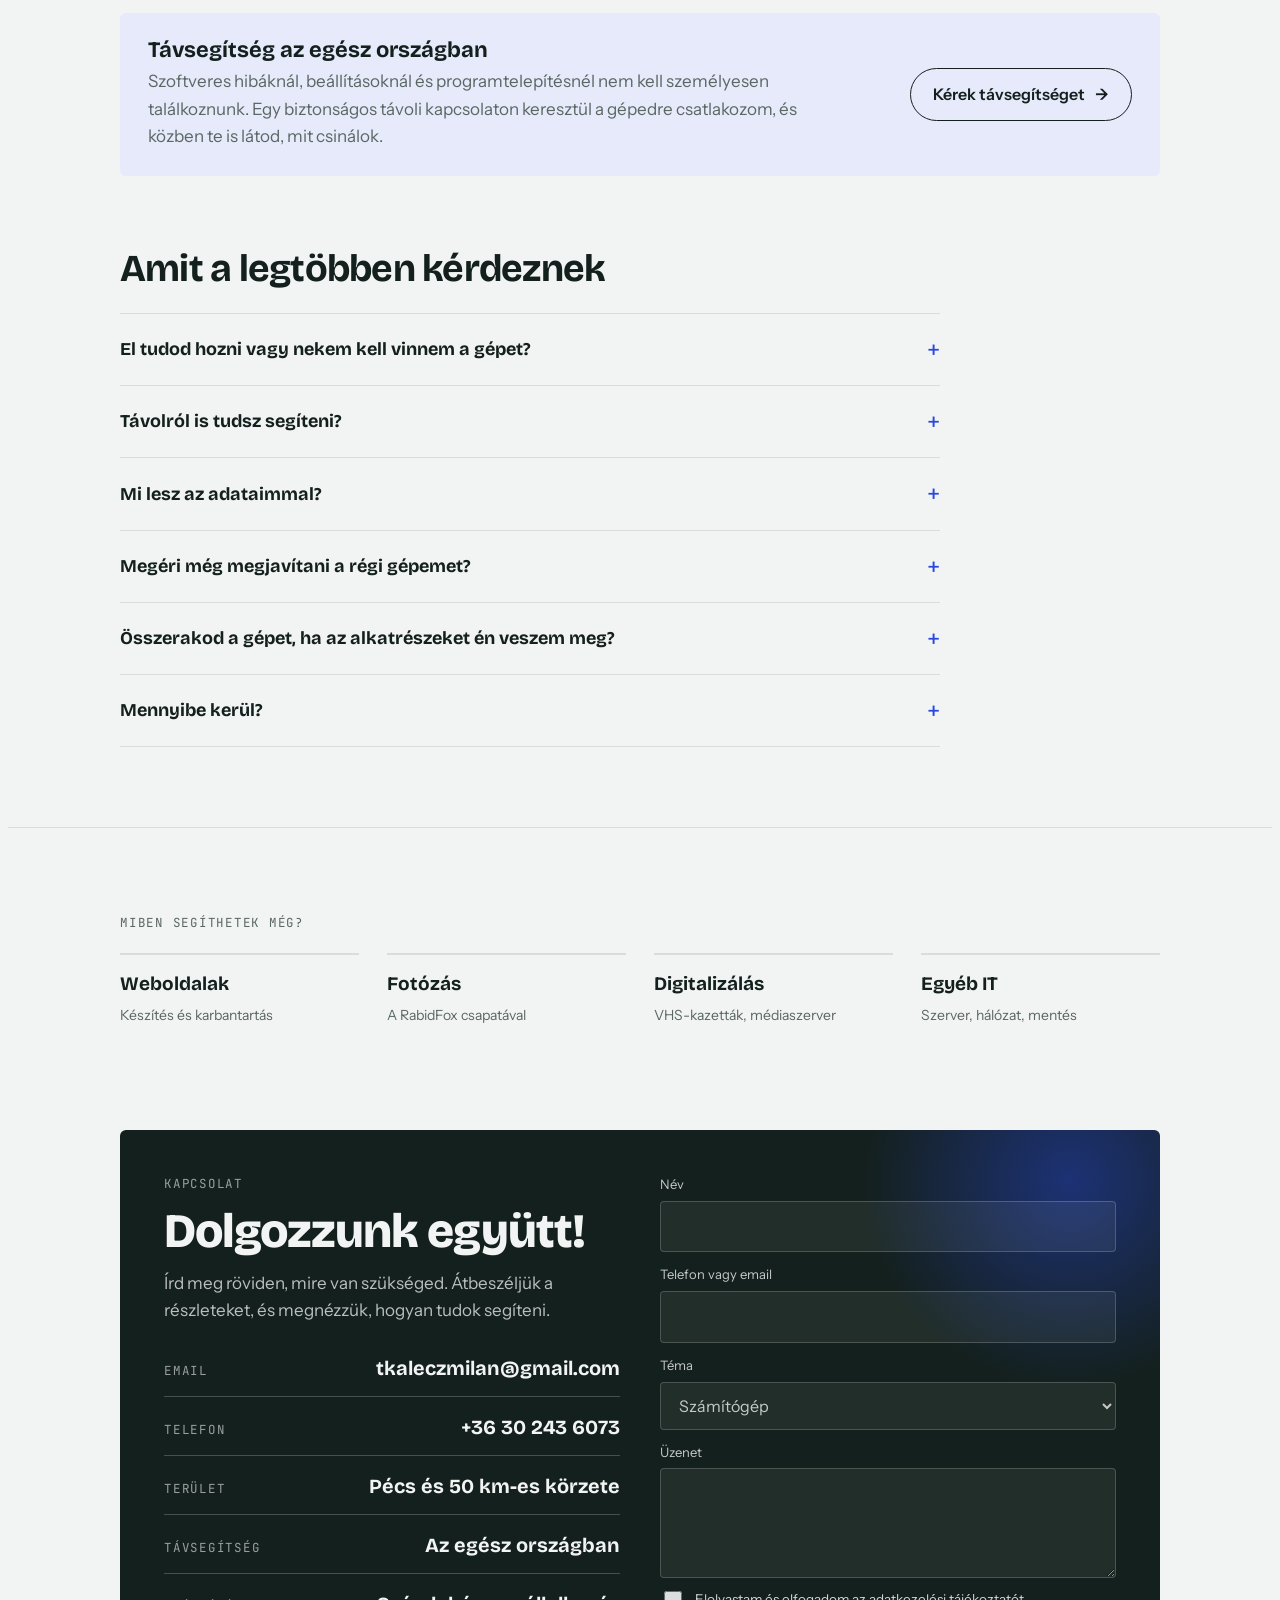
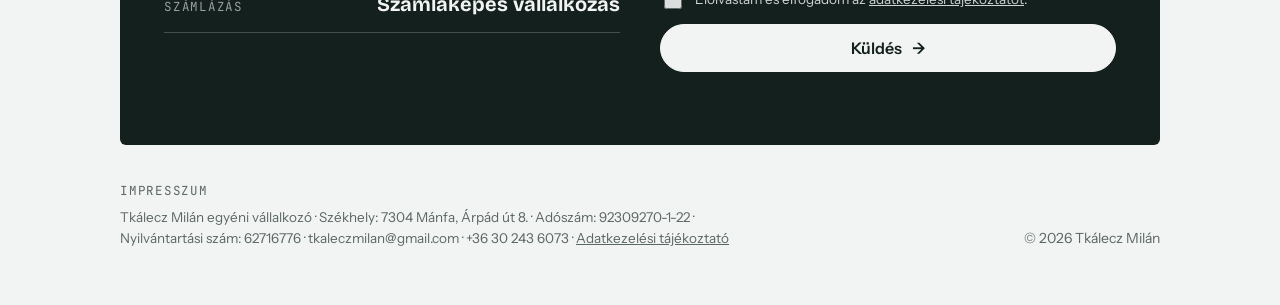
<file: szamitogepek.html>
<!doctype html>
<html lang="hu">
<head>
<meta charset="utf-8">
<meta name="viewport" content="width=device-width, initial-scale=1, viewport-fit=cover">
<title>Számítógép-javítás és -építés Pécs, Komló | Tkálecz Milán</title>
<meta name="description" content="Számítógép-építés, bővítés, javítás és tisztítás, Windows-telepítés, gyorsítás, vírusirtás és adatmentés Pécs és 50 km-es körzetében, szoftveres hibáknál távsegítséggel országosan.">
<link rel="canonical" href="https://tkaleczmilan.hu/szamitogepek">
<link rel="icon" href="/img/ikon.png">
<link rel="apple-touch-icon" href="/img/ikon.png">
<meta name="theme-color" content="#2747E0">
<meta property="og:type" content="website">
<meta property="og:locale" content="hu_HU">
<meta property="og:title" content="Számítógép-javítás és -építés Pécs, Komló | Tkálecz Milán">
<meta property="og:description" content="Számítógép-építés, bővítés, javítás és tisztítás, Windows-telepítés, gyorsítás, vírusirtás és adatmentés Pécs és 50 km-es körzetében, szoftveres hibáknál távsegítséggel országosan.">
<meta property="og:url" content="https://tkaleczmilan.hu/szamitogepek">
<meta property="og:image" content="https://tkaleczmilan.hu/img/megosztas.jpg">
<meta name="twitter:card" content="summary_large_image">
<link rel="preconnect" href="https://fonts.googleapis.com">
<link rel="stylesheet" href="https://fonts.googleapis.com/css2?family=Bricolage+Grotesque:opsz,wght@12..96,500;12..96,700;12..96,800&family=Instrument+Sans:wght@400;500;600&family=JetBrains+Mono:wght@400;500&display=swap">
<link rel="stylesheet" href="/assets/style.css">
<script type="application/ld+json">{"@context": "https://schema.org", "@type": "FAQPage", "mainEntity": [{"@type": "Question", "name": "El tudod hozni vagy nekem kell vinnem a gépet?", "acceptedAnswer": {"@type": "Answer", "text": "Ez egyeztetés kérdése. A gépet Mánfán, előre megbeszélt időpontban tudod leadni és átvenni, de Pécs 50 km-es körzetében ki is megyek. Sok szoftveres hibát távsegítséggel is meg tudok oldani, akár az ország másik végéből."}}, {"@type": "Question", "name": "Távolról is tudsz segíteni?", "acceptedAnswer": {"@type": "Answer", "text": "Igen. Szoftveres gondoknál, beállításoknál vagy programtelepítésnél egy biztonságos távoli kapcsolaton keresztül a gépedre csatlakozom, és közben te is látod, mit csinálok. Így az ország bármely pontjáról tudok segíteni."}}, {"@type": "Question", "name": "Mi lesz az adataimmal?", "acceptedAnswer": {"@type": "Answer", "text": "Javítás vagy újratelepítés előtt mindig egyeztetünk, hogy mit kell megmenteni. Ha kéred, a fontos fájlokról előtte mentést készítek."}}, {"@type": "Question", "name": "Megéri még megjavítani a régi gépemet?", "acceptedAnswer": {"@type": "Answer", "text": "Sokszor igen: egy SSD-csere és egy alapos takarítás egy lassú gépet is újra használhatóvá tehet. Ha a javítás nem éri meg, ezt őszintén megmondom, és segítek új gépet választani."}}, {"@type": "Question", "name": "Összerakod a gépet, ha az alkatrészeket én veszem meg?", "acceptedAnswer": {"@type": "Answer", "text": "Igen. Előtte szívesen átnézem a listát, hogy minden alkatrész kompatibilis-e, és nincs-e fölöslegesen drága elem benne."}}, {"@type": "Question", "name": "Mennyibe kerül?", "acceptedAnswer": {"@type": "Answer", "text": "A hiba felmérése után mondok árat, és csak a jóváhagyásod után kezdek a javításba."}}]}</script>
</head>
<body data-page-tema="Számítógép">
<div class="progress" aria-hidden="true"></div>

<nav>
  <div class="wrap">
    <a class="logo" href="/" aria-label="Tkálecz Milán, főoldal"><b>TM</b></a>
    <button class="menu-btn" id="menuBtn" type="button" aria-expanded="false" aria-controls="navLinks"><i><b></b><b></b><b></b></i>Menü</button>
    <div class="links" id="navLinks">
      <a href="/weboldalak">Weboldalak</a>
      <a href="/szamitogepek" aria-current="page">Számítógépek</a>
      <a href="/fotozas">Fotózás</a>
      <a href="/digitalizalas">Digitalizálás</a>
      <a href="/it">Egyéb IT</a>
      <a href="/#rolam">Rólam</a>
      <a class="nav-cta" href="#kapcsolat">Kapcsolat</a>
    </div>
  </div>
</nav>

<main id="top">
  <header class="page-hero wrap">
    <div class="crumb" role="navigation" aria-label="Morzsamenü"><a href="/">Főoldal</a><span aria-hidden="true">/</span><span aria-current="page">Számítógépek</span></div>
    <h1>Építés, javítás és beállítás</h1>
    <p class="lead">Új gépet szeretnél, bővítenéd a meglévőt, vagy valami nem működik rendesen? Segítek kiválasztani az alkatrészeket, összerakom vagy megjavítom a gépet, és a szükséges szoftveres beállításokat is elvégzem.</p>
    <div class="btns">
      <a class="btn primary" href="#kapcsolat" data-tema="Számítógép">Ajánlatot kérek <span class="arr">→</span></a>
    </div>
  </header>

  <section class="bay first">
    <div class="wrap">
      <div class="split">
        <div class="panel rv">
          <h3>Hardver</h3>
          <span class="mono">Alkatrész · szerelés · javítás</span>
          <ul class="check">
            <li>Gépépítés az igényeid és a kereted szerint</li>
            <li>Alkatrészválasztás és beszerzés</li>
            <li>Bővítés: memória, SSD, videokártya vagy hűtés</li>
            <li>Hibakeresés és javítás</li>
            <li>Tisztítás és hővezetőpaszta-csere</li>
          </ul>
        </div>
        <div class="panel rv">
          <h3>Rendszer és programok</h3>
          <span class="mono">Rendszer · programok · adatok</span>
          <ul class="check">
            <li>Windows telepítése és illesztőprogramok beállítása</li>
            <li>Lassú számítógép átvizsgálása és gyorsítása</li>
            <li>Vírus- és kártevő-ellenőrzés</li>
            <li>Adatmentés és adatátvitel régi gépről</li>
            <li>Programok, fiókok és nyomtatók beállítása</li>
          </ul>
        </div>
      </div>

      <div class="term rv" id="term" aria-label="Példa egy gép átadás előtti ellenőrzésére"></div>

      <div class="feature" id="felni">
        <div class="rv">
          <div class="stage" id="stage" role="button" tabindex="0" aria-label="Kép nagyítása">
            <img class="cur" src="/img/kerek-1.jpg" alt="Autófelnibe épített számítógép piros világítással" width="1050" height="1400">
            <img src="/img/kerek-2.jpg" alt="A felnis gép oldalról" width="1050" height="1400" loading="lazy">
            <img src="/img/kerek-3.jpg" alt="Közeli kép az alaplapról a felni küllői között" width="1050" height="1400" loading="lazy">
            <img src="/img/kerek-4.jpg" alt="A gép hátulja a tápegységgel" width="1050" height="1400" loading="lazy">
            <img src="/img/kerek-5.jpg" alt="A felni világítás nélkül" width="1050" height="1400" loading="lazy">
            <img src="/img/kerek-6.jpg" alt="Részlet a belső világításról" width="1050" height="1400" loading="lazy">
            <div class="glow"></div>
            <span class="cap" id="cap">1 / 6</span>
          </div>
          <div class="thumbs" id="thumbs">
            <button class="on" aria-label="1. kép"><img src="/img/kerek-1.jpg" alt="" loading="lazy"></button>
            <button aria-label="2. kép"><img src="/img/kerek-2.jpg" alt="" loading="lazy"></button>
            <button aria-label="3. kép"><img src="/img/kerek-3.jpg" alt="" loading="lazy"></button>
            <button aria-label="4. kép"><img src="/img/kerek-4.jpg" alt="" loading="lazy"></button>
            <button aria-label="5. kép"><img src="/img/kerek-5.jpg" alt="" loading="lazy"></button>
            <button aria-label="6. kép"><img src="/img/kerek-6.jpg" alt="" loading="lazy"></button>
          </div>
        </div>
        <div class="feature-text rv">
          <span class="mono">Egyedi építés</span>
          <span class="kicker">Ha valami másra vágynál, vagy különleges ötleted van</span>
          <h3>Felni PC</h3>
          <p>Ennél az építésnél a számítógép egy matt fekete felnibe került, a küllők között piros LED-világítással. A szokatlan forma miatt az alkatrészek elhelyezését, a kábelezést és a világítást is külön kellett megtervezni.</p>
          <ul class="check">
            <li>Alkatrészek elhelyezése a felniben</li>
            <li>Kábelezés és tápellátás</li>
            <li>LED-világítás</li>
            <li>Rendszer telepítése és beállítása</li>
          </ul>
        </div>
      </div>

      <div class="builds rv" id="builds">
        <button aria-label="Kép nagyítása"><img src="/img/gep-1.jpg" alt="Összeszerelt gép Radeon videókártyával" loading="lazy"></button>
        <button aria-label="Kép nagyítása"><img src="/img/gep-amd.jpg" alt="Összeszerelt gép AMD processzorhűtővel és ASUS ROG Strix videókártyával" loading="lazy"></button>
        <button aria-label="Kép nagyítása"><img src="/img/gep-3.jpg" alt="Nyitott gépház szerelés közben" loading="lazy"></button>
        <button aria-label="Kép nagyítása"><img src="/img/laptop-javitas.jpg" alt="Szétszedett laptop javítás közben" loading="lazy"></button>
      </div>
    </div>
  </section>

  <section class="bay">
    <div class="wrap">
      <div class="block" style="margin-top:0">
      <div class="block-head rv"><h2>Amikkel a legtöbben keresnek</h2></div>
      <div class="who">
        <div class="rv"><b>Lassú, akadozik</b><p>Sokáig indul, lassan nyílnak a programok. Gyakran egy SSD, egy kis takarítás és a felesleges programok eltávolítása is sokat segít.</p></div>
        <div class="rv"><b>Hangos, melegszik</b><p>Felpörög a ventilátor, forró a gép, vagy magától kikapcsol. Ilyenkor tisztítás és hővezetőpaszta-csere szokott kelleni.</p></div>
        <div class="rv"><b>Nem indul, hibát ír</b><p>Fekete képernyő, hibaüzenet, újraindul magától. Megkeresem az okát, legyen az hardver vagy szoftver.</p></div>
        <div class="rv"><b>Vírus, furcsa működés</b><p>Felugró ablakok, ismeretlen programok, lassú böngésző. Kitakarítom és biztonságossá teszem a rendszert.</p></div>
        <div class="rv"><b>Új gép kellene</b><p>Munkára, tanuláshoz vagy játékra. Segítek összeállítani a kereted alapján, és üzemkészen adom át.</p></div>
        <div class="rv"><b>Régi gépről újra</b><p>Fájlok, fotók, levelek és programok átköltöztetése az új gépre, hogy ott folytathasd, ahol abbahagytad.</p></div>
      </div>
      </div>
      <div class="block">
      <div class="block-head rv"><h2>Így zajlik egy javítás</h2></div>
      <ol class="process">
        <li class="rv"><b>Leírod a gondot</b><p>Telefonon vagy üzenetben elmondod, mi a hiba, és egyeztetjük az átvételt.</p></li>
        <li class="rv"><b>Bevizsgálás</b><p>Megnézem a gépet, és megmondom, mi a hiba és mennyibe kerül a javítás.</p></li>
        <li class="rv"><b>Javítás</b><p>A jóváhagyásod után elvégzem a javítást és a szükséges beállításokat.</p></li>
        <li class="rv"><b>Átadás</b><p>Átadás előtt mindent ellenőrzök, így a gép rögtön használható.</p></li>
      </ol>
      </div>
      <div class="block">
      <div class="callout rv"><div><h3>Távsegítség az egész országban</h3><p>Szoftveres hibáknál, beállításoknál és programtelepítésnél nem kell személyesen találkoznunk. Egy biztonságos távoli kapcsolaton keresztül a gépedre csatlakozom, és közben te is látod, mit csinálok.</p></div><a class="btn" href="#kapcsolat" data-tema="Számítógép">Kérek távsegítséget <span class="arr">→</span></a></div>
      </div>
      <div class="block">
      <div class="block-head rv"><h2>Amit a legtöbben kérdeznek</h2></div>
      <div class="faq rv">
        <details><summary>El tudod hozni vagy nekem kell vinnem a gépet?</summary><p>Ez egyeztetés kérdése. A gépet Mánfán, előre megbeszélt időpontban tudod leadni és átvenni, de Pécs 50 km-es körzetében ki is megyek. Sok szoftveres hibát távsegítséggel is meg tudok oldani, akár az ország másik végéből.</p></details>
        <details><summary>Távolról is tudsz segíteni?</summary><p>Igen. Szoftveres gondoknál, beállításoknál vagy programtelepítésnél egy biztonságos távoli kapcsolaton keresztül a gépedre csatlakozom, és közben te is látod, mit csinálok. Így az ország bármely pontjáról tudok segíteni.</p></details>
        <details><summary>Mi lesz az adataimmal?</summary><p>Javítás vagy újratelepítés előtt mindig egyeztetünk, hogy mit kell megmenteni. Ha kéred, a fontos fájlokról előtte mentést készítek.</p></details>
        <details><summary>Megéri még megjavítani a régi gépemet?</summary><p>Sokszor igen: egy SSD-csere és egy alapos takarítás egy lassú gépet is újra használhatóvá tehet. Ha a javítás nem éri meg, ezt őszintén megmondom, és segítek új gépet választani.</p></details>
        <details><summary>Összerakod a gépet, ha az alkatrészeket én veszem meg?</summary><p>Igen. Előtte szívesen átnézem a listát, hogy minden alkatrész kompatibilis-e, és nincs-e fölöslegesen drága elem benne.</p></details>
        <details><summary>Mennyibe kerül?</summary><p>A hiba felmérése után mondok árat, és csak a jóváhagyásod után kezdek a javításba.</p></details>
      </div>
      </div>
    </div>
  </section>

  <section class="bay">
    <div class="wrap">
      <div class="more-head rv"><span class="mono">Miben segíthetek még?</span></div>
      <div class="more rv">
        <a href="/weboldalak"><b>Weboldalak</b><small>Készítés és karbantartás</small></a>
        <a href="/fotozas"><b>Fotózás</b><small>A RabidFox csapatával</small></a>
        <a href="/digitalizalas"><b>Digitalizálás</b><small>VHS-kazetták, médiaszerver</small></a>
        <a href="/it"><b>Egyéb IT</b><small>Szerver, hálózat, mentés</small></a>
      </div>
    </div>
  </section>

  <section class="wrap" id="kapcsolat" style="padding-block:24px 0">
    <div class="contact rv">
      <div>
        <div class="mono" style="color:inherit;opacity:.6;margin-bottom:12px">Kapcsolat</div>
        <h2>Dolgozzunk együtt!</h2>
        <p class="sub">Írd meg röviden, mire van szükséged. Átbeszéljük a részleteket, és megnézzük, hogyan tudok segíteni.</p>
        <div class="lines">
          <div class="line"><span class="mono">Email</span><span class="v">tkaleczmilan@gmail.com</span></div>
          <div class="line"><span class="mono">Telefon</span><span class="v">+36 30 243 6073</span></div>
          <div class="line"><span class="mono">Terület</span><span class="v">Pécs és 50 km-es körzete</span></div>
          <div class="line"><span class="mono">Távsegítség</span><span class="v">Az egész országban</span></div>
          <div class="line"><span class="mono">Számlázás</span><span class="v">Számlaképes vállalkozás</span></div>
        </div>
      </div>
      <form id="f">
        <label for="nev">Név<input id="nev" name="nev" required></label>
        <label for="elerh">Telefon vagy email<input id="elerh" name="elerh" required></label>
        <label for="tema">Téma
          <select id="tema" name="tema"><option>Weboldal</option><option>Számítógép</option><option>Fotózás</option><option>Egyéb IT</option><option>VHS digitalizálás</option></select></label>
        <label for="uzenet">Üzenet<textarea id="uzenet" name="uzenet" required></textarea></label>
        <input type="text" name="_honey" class="hp" tabindex="-1" autocomplete="off" aria-hidden="true">
        <label class="consent" for="gdpr"><input type="checkbox" id="gdpr" name="adatkezeles" value="elfogadva" required><span>Elolvastam és elfogadom az <a href="/adatkezeles" target="_blank" rel="noopener">adatkezelési tájékoztatót</a>.</span></label>
        <button class="btn" type="submit" id="sendBtn">Küldés <span class="arr">→</span></button>
        <p class="note" id="note" aria-live="polite"></p>
      </form>
    </div>
  </section>

  <footer class="wrap">
    <div class="imp">
      <span class="mono">Impresszum</span>
      <p>Tkálecz Milán egyéni vállalkozó · Székhely: 7304 Mánfa, Árpád út 8. · Adószám: 92309270-1-22 · Nyilvántartási szám: 62716776 · tkaleczmilan@gmail.com · +36 30 243 6073 · <a href="/adatkezeles">Adatkezelési tájékoztató</a></p>
    </div>
    <span>© 2026 Tkálecz Milán</span>
  </footer>
</main>

<script src="/assets/main.js" defer></script>
</body>
</html>
</file>
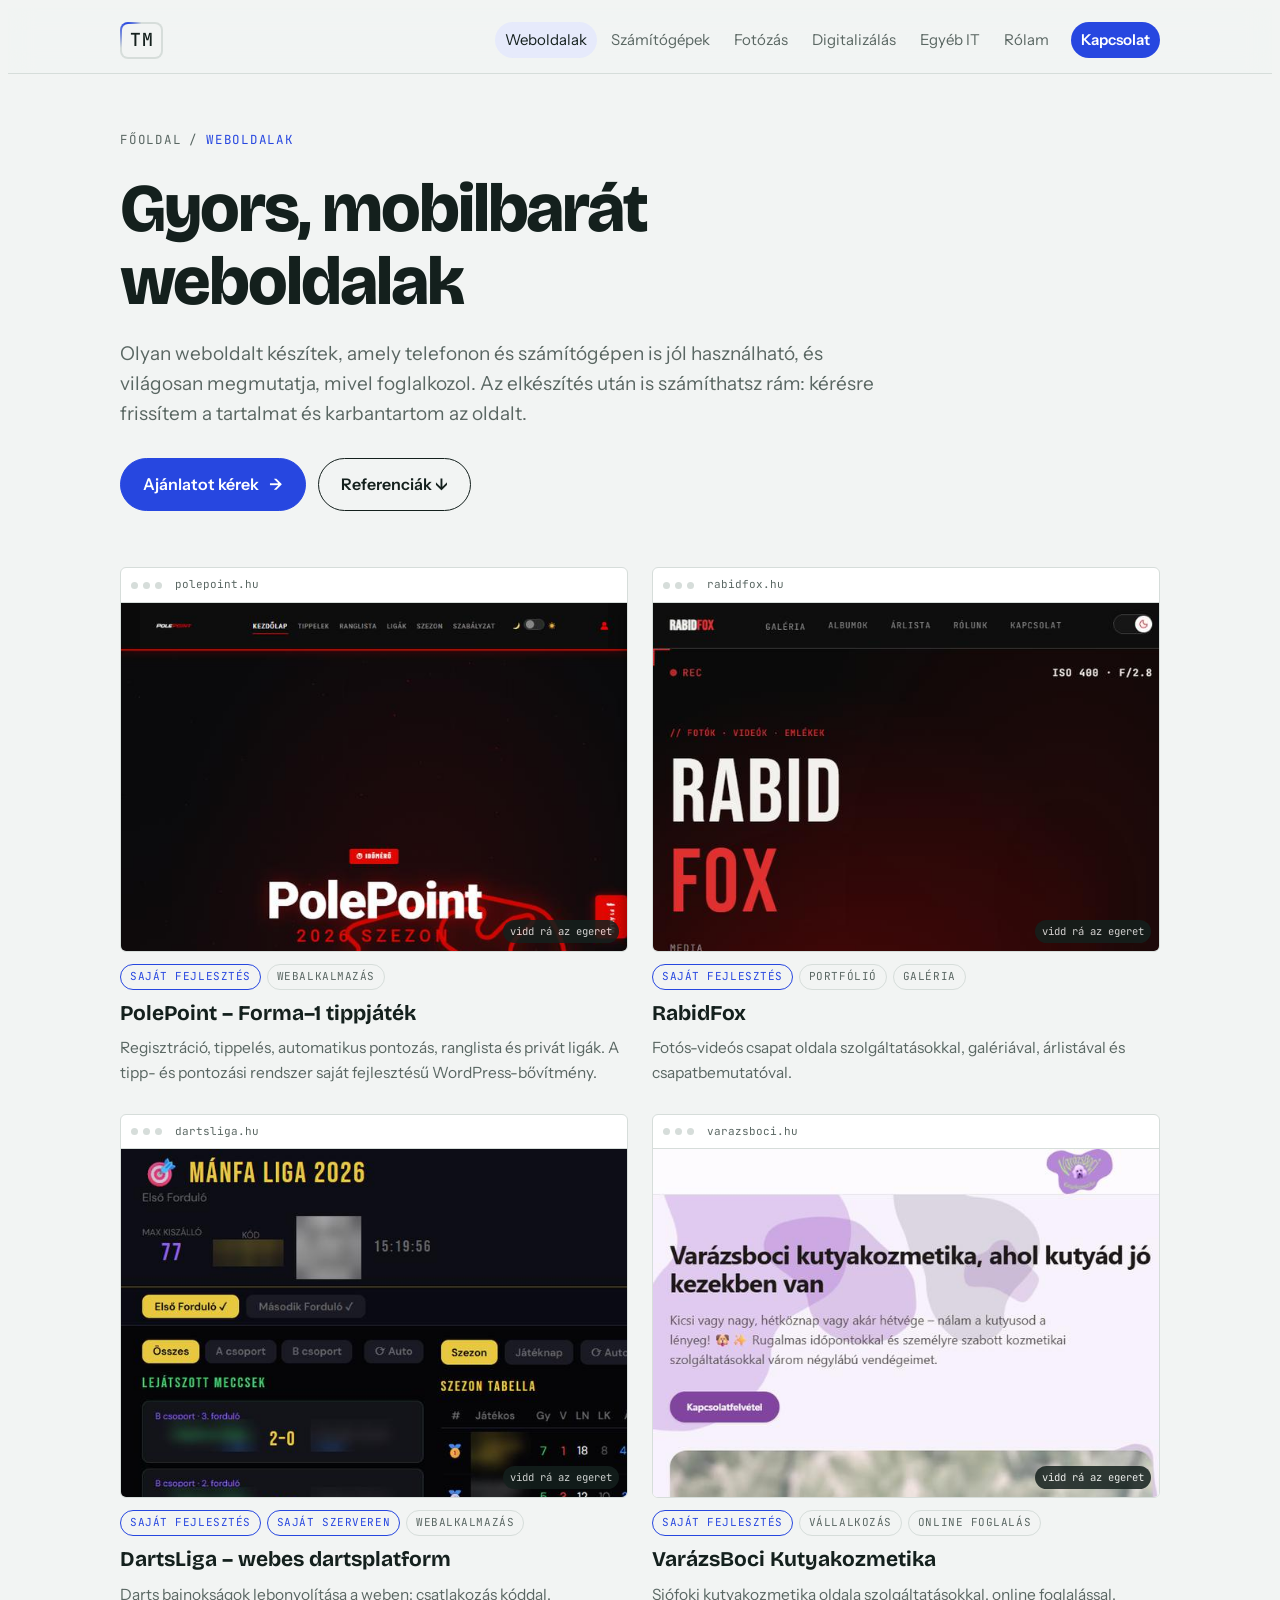
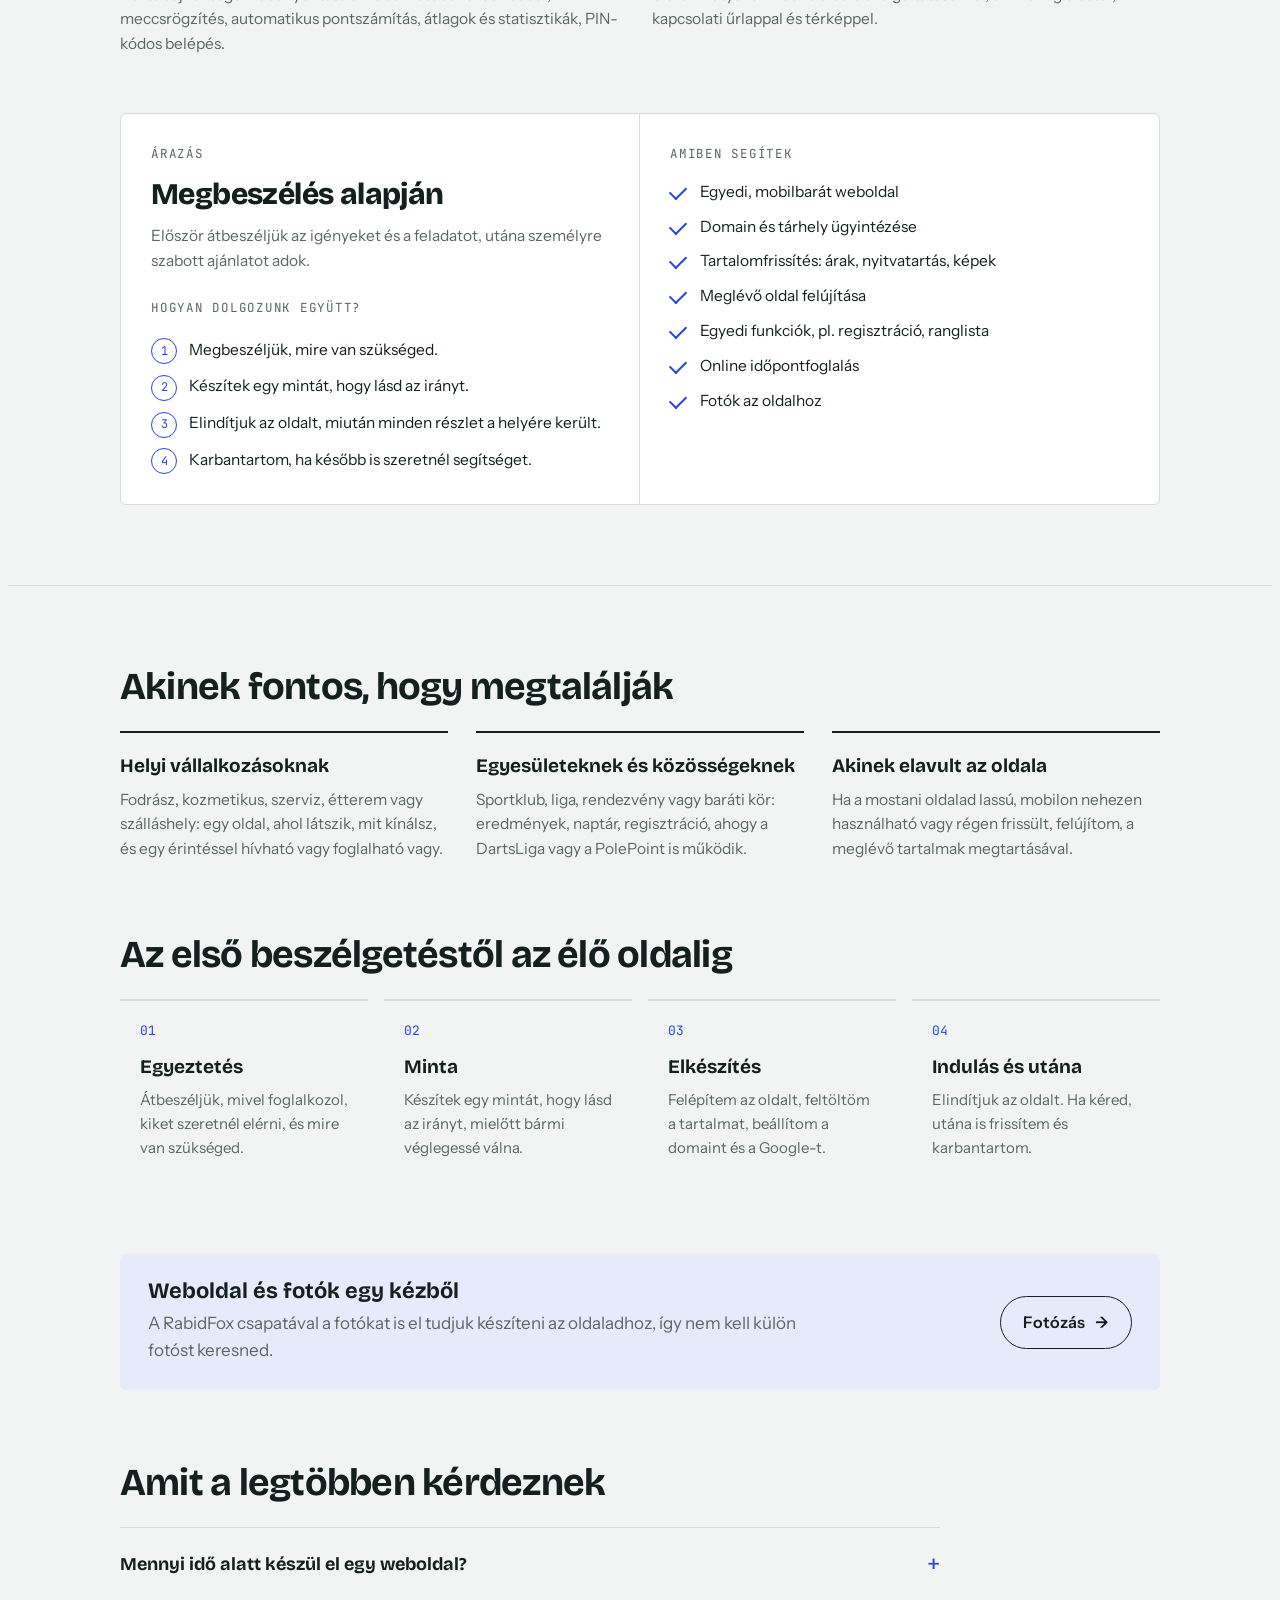
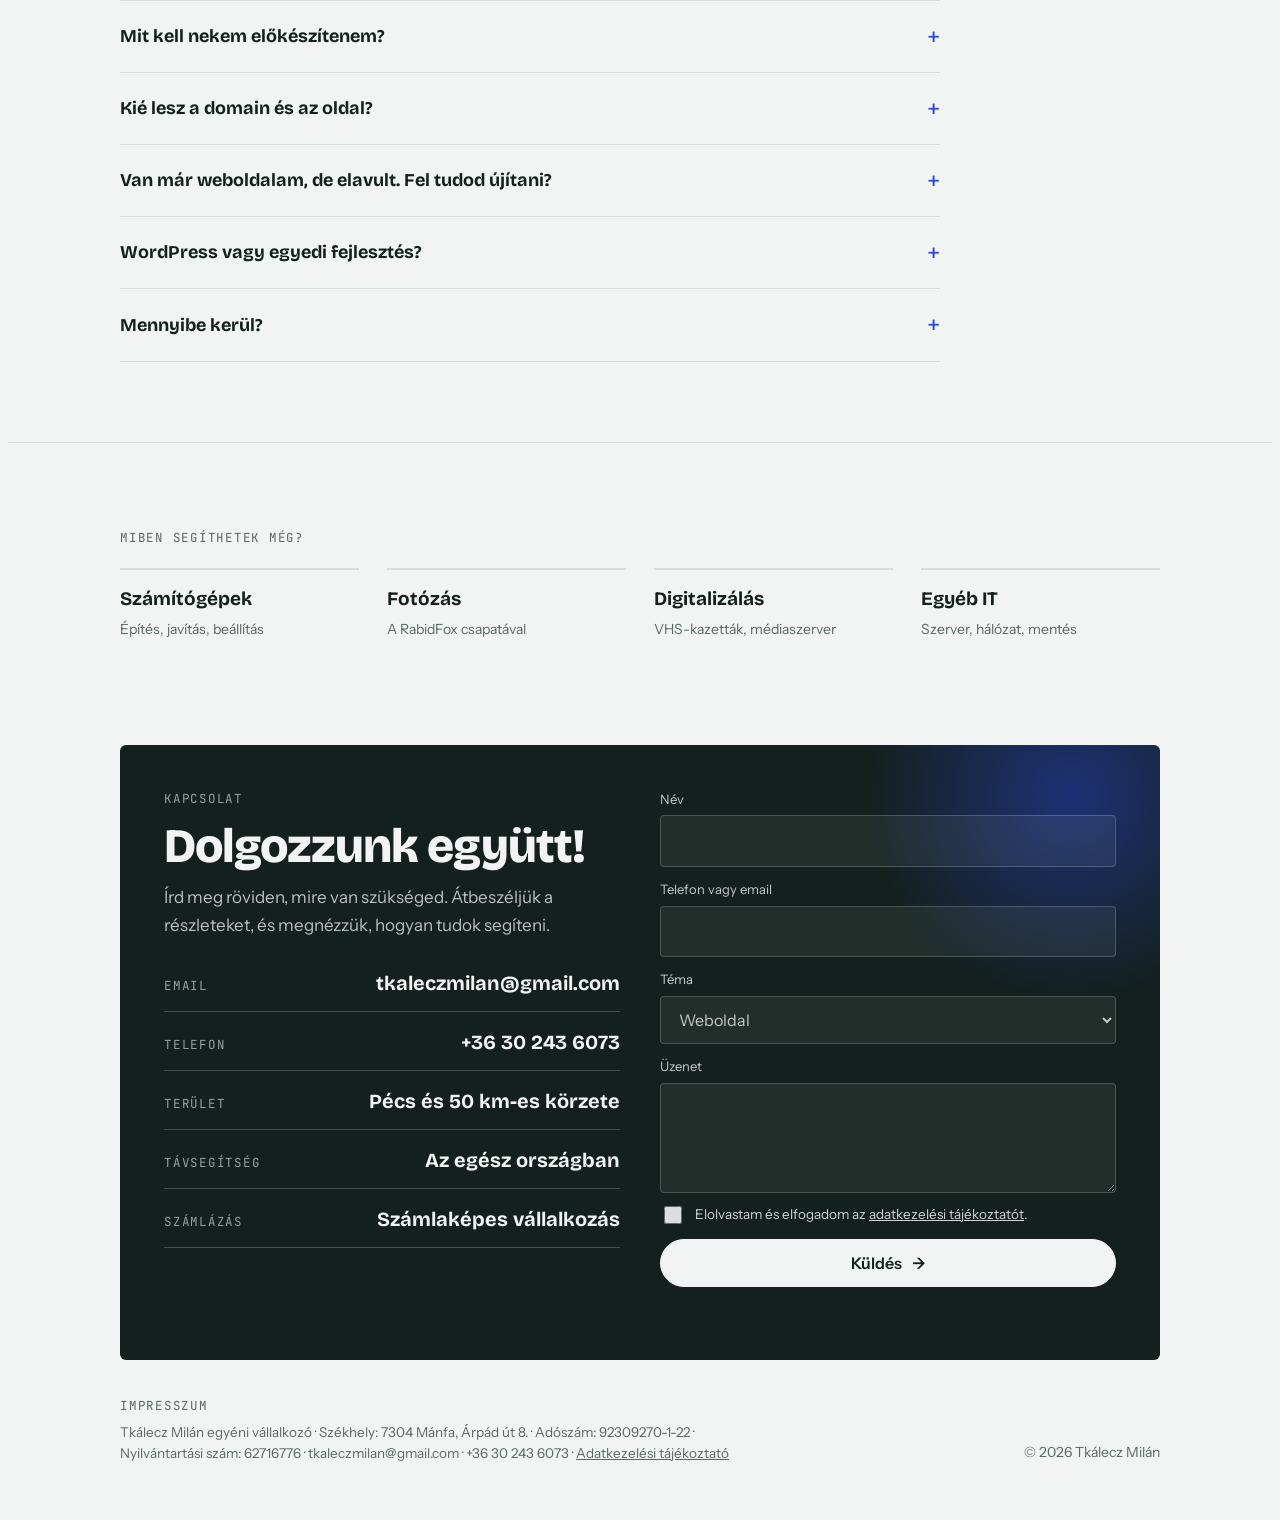
<file: weboldalak.html>
<!doctype html>
<html lang="hu">
<head>
<meta charset="utf-8">
<meta name="viewport" content="width=device-width, initial-scale=1, viewport-fit=cover">
<title>Weboldalkészítés Pécs, Komló | Tkálecz Milán</title>
<meta name="description" content="Gyors, mobilbarát weboldalak vállalkozásoknak Pécsen és 50 km-es körzetében: készítés, felújítás, karbantartás, online foglalás. Saját fejlesztésű referenciák.">
<link rel="canonical" href="https://tkaleczmilan.hu/weboldalak">
<link rel="icon" href="/img/ikon.png">
<link rel="apple-touch-icon" href="/img/ikon.png">
<meta name="theme-color" content="#2747E0">
<meta property="og:type" content="website">
<meta property="og:locale" content="hu_HU">
<meta property="og:title" content="Weboldalkészítés Pécs, Komló | Tkálecz Milán">
<meta property="og:description" content="Gyors, mobilbarát weboldalak vállalkozásoknak Pécsen és 50 km-es körzetében: készítés, felújítás, karbantartás, online foglalás. Saját fejlesztésű referenciák.">
<meta property="og:url" content="https://tkaleczmilan.hu/weboldalak">
<meta property="og:image" content="https://tkaleczmilan.hu/img/megosztas.jpg">
<meta name="twitter:card" content="summary_large_image">
<link rel="preconnect" href="https://fonts.googleapis.com">
<link rel="stylesheet" href="https://fonts.googleapis.com/css2?family=Bricolage+Grotesque:opsz,wght@12..96,500;12..96,700;12..96,800&family=Instrument+Sans:wght@400;500;600&family=JetBrains+Mono:wght@400;500&display=swap">
<link rel="stylesheet" href="/assets/style.css">
<script type="application/ld+json">{"@context": "https://schema.org", "@type": "FAQPage", "mainEntity": [{"@type": "Question", "name": "Mennyi idő alatt készül el egy weboldal?", "acceptedAnswer": {"@type": "Answer", "text": "Egy egyszerű bemutatkozó oldal általában néhány hét alatt elkészül. A legtöbb időt a szövegek és a képek összegyűjtése viszi, ebben is segítek. Egyedi funkcióknál (pl. foglalás, regisztráció) az első egyeztetés után mondok pontos időt."}}, {"@type": "Question", "name": "Mit kell nekem előkészítenem?", "acceptedAnswer": {"@type": "Answer", "text": "Elég, ha elmondod, mivel foglalkozol, és kiket szeretnél elérni. Ha van logód, fotód vagy meglévő szöveged, az jól jön, de nem feltétel. A szövegek megírásában és a fotózásban is tudok segíteni."}}, {"@type": "Question", "name": "Kié lesz a domain és az oldal?", "acceptedAnswer": {"@type": "Answer", "text": "A tiéd. A domaint a te nevedre regisztráljuk, és ha később máshol szeretnéd üzemeltetni az oldalt, mindent megkapsz hozzá."}}, {"@type": "Question", "name": "Van már weboldalam, de elavult. Fel tudod újítani?", "acceptedAnswer": {"@type": "Answer", "text": "Igen. Megnézem, mi működik jól a mostaniban, és arra építve készítek egy gyorsabb, mobilon is jól használható változatot. A meglévő tartalmakat át tudom venni."}}, {"@type": "Question", "name": "WordPress vagy egyedi fejlesztés?", "acceptedAnswer": {"@type": "Answer", "text": "Attól függ, mire van szükséged. Ha magad is szeretnéd szerkeszteni a tartalmat, a WordPress jó választás. Ha különleges funkció kell, egyedi fejlesztést javaslok. A PolePoint például WordPress saját fejlesztésű bővítménnyel, a DartsLiga teljesen egyedi."}}, {"@type": "Question", "name": "Mennyibe kerül?", "acceptedAnswer": {"@type": "Answer", "text": "Az ár a feladattól függ, ezért előbb átbeszéljük, mire van szükséged, és utána adok személyre szabott ajánlatot. Az egyeztetés ingyenes."}}]}</script>
</head>
<body data-page-tema="Weboldal">
<div class="progress" aria-hidden="true"></div>

<nav>
  <div class="wrap">
    <a class="logo" href="/" aria-label="Tkálecz Milán, főoldal"><b>TM</b></a>
    <button class="menu-btn" id="menuBtn" type="button" aria-expanded="false" aria-controls="navLinks"><i><b></b><b></b><b></b></i>Menü</button>
    <div class="links" id="navLinks">
      <a href="/weboldalak" aria-current="page">Weboldalak</a>
      <a href="/szamitogepek">Számítógépek</a>
      <a href="/fotozas">Fotózás</a>
      <a href="/digitalizalas">Digitalizálás</a>
      <a href="/it">Egyéb IT</a>
      <a href="/#rolam">Rólam</a>
      <a class="nav-cta" href="#kapcsolat">Kapcsolat</a>
    </div>
  </div>
</nav>

<main id="top">
  <header class="page-hero wrap">
    <div class="crumb" role="navigation" aria-label="Morzsamenü"><a href="/">Főoldal</a><span aria-hidden="true">/</span><span aria-current="page">Weboldalak</span></div>
    <h1>Gyors, mobilbarát weboldalak</h1>
    <p class="lead">Olyan weboldalt készítek, amely telefonon és számítógépen is jól használható, és világosan megmutatja, mivel foglalkozol. Az elkészítés után is számíthatsz rám: kérésre frissítem a tartalmat és karbantartom az oldalt.</p>
    <div class="btns">
      <a class="btn primary" href="#kapcsolat" data-tema="Weboldal">Ajánlatot kérek <span class="arr">→</span></a>
      <a class="btn" href="#munkak">Referenciák ↓</a>
    </div>
  </header>

  <section class="bay first" id="munkak">
    <div class="wrap">
      <div class="refs">
        <a class="ref rv" href="https://polepoint.hu" target="_blank" rel="noopener" style="--hue:#D7262E">
          <div class="browser"><div class="bar"><i></i><i></i><i></i><span>polepoint.hu</span></div>
            <div class="viewport"><img src="/img/ref-polepoint-v2.jpg" alt="A PolePoint főoldala" loading="lazy"><span class="hint">vidd rá az egeret</span></div></div>
          <div class="tags"><span class="star">Saját fejlesztés</span><span>Webalkalmazás</span></div>
          <h3>PolePoint – Forma–1 tippjáték</h3>
          <p>Regisztráció, tippelés, automatikus pontozás, ranglista és privát ligák. A tipp- és pontozási rendszer saját fejlesztésű WordPress-bővítmény.</p>
        </a>
        <a class="ref rv" href="https://rabidfox.hu" target="_blank" rel="noopener" style="--hue:#E8622C">
          <div class="browser"><div class="bar"><i></i><i></i><i></i><span>rabidfox.hu</span></div>
            <div class="viewport"><img src="/img/ref-rabidfox.jpg" alt="A RabidFox főoldala" loading="lazy"><span class="hint">vidd rá az egeret</span></div></div>
          <div class="tags"><span class="star">Saját fejlesztés</span><span>Portfólió</span><span>Galéria</span></div>
          <h3>RabidFox</h3>
          <p>Fotós-videós csapat oldala szolgáltatásokkal, galériával, árlistával és csapatbemutatóval.</p>
        </a>
        <a class="ref rv" href="https://dartsliga.hu" target="_blank" rel="noopener" style="--hue:#1F8A5B">
          <div class="browser"><div class="bar"><i></i><i></i><i></i><span>dartsliga.hu</span></div>
            <div class="viewport"><img src="/img/ref-dartsliga.jpg" alt="A DartsLiga bajnoksági nézete (a nevek és a kód kitakarva)" loading="lazy"><span class="hint">vidd rá az egeret</span></div></div>
          <div class="tags"><span class="star">Saját fejlesztés</span><span class="star">Saját szerveren</span><span>Webalkalmazás</span></div>
          <h3>DartsLiga – webes dartsplatform</h3>
          <p>Darts bajnokságok lebonyolítása a weben: csatlakozás kóddal, meccsrögzítés, automatikus pontszámítás, átlagok és statisztikák, PIN-kódos belépés.</p>
        </a>
        <a class="ref rv" href="https://varazsboci.hu" target="_blank" rel="noopener" style="--hue:#C2559B">
          <div class="browser"><div class="bar"><i></i><i></i><i></i><span>varazsboci.hu</span></div>
            <div class="viewport"><img src="/img/ref-varazsboci.jpg" alt="A VarázsBoci Kutyakozmetika főoldala" loading="lazy"><span class="hint">vidd rá az egeret</span></div></div>
          <div class="tags"><span class="star">Saját fejlesztés</span><span>Vállalkozás</span><span>Online foglalás</span></div>
          <h3>VarázsBoci Kutyakozmetika</h3>
          <p>Siófoki kutyakozmetika oldala szolgáltatásokkal, online foglalással, kapcsolati űrlappal és térképpel.</p>
        </a>
      </div>

      <div class="ba rv" hidden><!-- Előtte-utána: akkor kapcsoljuk vissza, amikor lesz valódi példa --> 
        <div class="ba-head">
          <h3>Előtte és utána</h3>
          <span class="mono">Példa · húzd a csúszkát</span>
        </div>
        <div class="ba-box" id="ba">
          <div class="ba-side ba-old">
            <div class="t">Üdvözöljük honlapunkon!!!</div>
            <div class="marq"><span>*** AKCIÓ *** Hívjon most *** Nyitvatartás lent *** Látogatók száma: 004217 ***</span></div>
            <div class="cols"><div>Menü<br>» Rólunk<br>» Szolgáltatások<br>» Galéria<br>» Kapcsolat</div><div>Az oldal felújítás alatt. Kérjük nézzen vissza később. Legjobb megjelenítés 1024×768 felbontásban.</div></div>
          </div>
          <div class="ba-side ba-new">
            <div class="nv">Vállalkozás neve<span>Időpontfoglalás</span></div>
            <div class="hh">Gyors, modern, mobilon is.</div>
            <div class="cta"><b>Hívás</b><b style="background:var(--accent);color:var(--accent-ink)">Foglalás</b></div>
            <div class="cards"><i></i><i></i><i></i></div>
          </div>
          <span class="ba-label l">Régi</span><span class="ba-label r">Új</span>
          <div class="ba-handle"></div>
          <input type="range" id="baRange" min="0" max="100" value="50" aria-label="Előtte és utána összehasonlítás">
        </div>
      </div>

      <div class="offer rv">
        <div class="deal">
          <div class="mono">Árazás</div>
          <h3>Megbeszélés alapján</h3>
          <p>Először átbeszéljük az igényeket és a feladatot, utána személyre szabott ajánlatot adok.</p>
          <div class="mono" style="margin-top:10px">Hogyan dolgozunk együtt?</div>
          <ol class="steps">
            <li><span>Megbeszéljük, mire van szükséged.</span></li>
            <li><span>Készítek egy mintát, hogy lásd az irányt.</span></li>
            <li><span>Elindítjuk az oldalt, miután minden részlet a helyére került.</span></li>
            <li><span>Karbantartom, ha később is szeretnél segítséget.</span></li>
          </ol>
        </div>
        <div>
          <div class="mono" style="margin-bottom:16px">Amiben segítek</div>
          <ul class="check">
            <li>Egyedi, mobilbarát weboldal</li>
            <li>Domain és tárhely ügyintézése</li>
            <li>Tartalomfrissítés: árak, nyitvatartás, képek</li>
            <li>Meglévő oldal felújítása</li>
            <li>Egyedi funkciók, pl. regisztráció, ranglista</li>
            <li>Online időpontfoglalás</li>
            <li>Fotók az oldalhoz</li>
          </ul>
        </div>
      </div>
    </div>
  </section>

  <section class="bay">
    <div class="wrap">
      <div class="block" style="margin-top:0">
      <div class="block-head rv"><h2>Akinek fontos, hogy megtalálják</h2></div>
      <div class="who">
        <div class="rv"><b>Helyi vállalkozásoknak</b><p>Fodrász, kozmetikus, szerviz, étterem vagy szálláshely: egy oldal, ahol látszik, mit kínálsz, és egy érintéssel hívható vagy foglalható vagy.</p></div>
        <div class="rv"><b>Egyesületeknek és közösségeknek</b><p>Sportklub, liga, rendezvény vagy baráti kör: eredmények, naptár, regisztráció, ahogy a DartsLiga vagy a PolePoint is működik.</p></div>
        <div class="rv"><b>Akinek elavult az oldala</b><p>Ha a mostani oldalad lassú, mobilon nehezen használható vagy régen frissült, felújítom, a meglévő tartalmak megtartásával.</p></div>
      </div>
      </div>
      <div class="block">
      <div class="block-head rv"><h2>Az első beszélgetéstől az élő oldalig</h2></div>
      <ol class="process">
        <li class="rv"><b>Egyeztetés</b><p>Átbeszéljük, mivel foglalkozol, kiket szeretnél elérni, és mire van szükséged.</p></li>
        <li class="rv"><b>Minta</b><p>Készítek egy mintát, hogy lásd az irányt, mielőtt bármi véglegessé válna.</p></li>
        <li class="rv"><b>Elkészítés</b><p>Felépítem az oldalt, feltöltöm a tartalmat, beállítom a domaint és a Google-t.</p></li>
        <li class="rv"><b>Indulás és utána</b><p>Elindítjuk az oldalt. Ha kéred, utána is frissítem és karbantartom.</p></li>
      </ol>
      </div>
      <div class="block">
      <div class="callout rv"><div><h3>Weboldal és fotók egy kézből</h3><p>A RabidFox csapatával a fotókat is el tudjuk készíteni az oldaladhoz, így nem kell külön fotóst keresned.</p></div><a class="btn" href="/fotozas">Fotózás <span class="arr">→</span></a></div>
      </div>
      <div class="block">
      <div class="block-head rv"><h2>Amit a legtöbben kérdeznek</h2></div>
      <div class="faq rv">
        <details><summary>Mennyi idő alatt készül el egy weboldal?</summary><p>Egy egyszerű bemutatkozó oldal általában néhány hét alatt elkészül. A legtöbb időt a szövegek és a képek összegyűjtése viszi, ebben is segítek. Egyedi funkcióknál (pl. foglalás, regisztráció) az első egyeztetés után mondok pontos időt.</p></details>
        <details><summary>Mit kell nekem előkészítenem?</summary><p>Elég, ha elmondod, mivel foglalkozol, és kiket szeretnél elérni. Ha van logód, fotód vagy meglévő szöveged, az jól jön, de nem feltétel. A szövegek megírásában és a fotózásban is tudok segíteni.</p></details>
        <details><summary>Kié lesz a domain és az oldal?</summary><p>A tiéd. A domaint a te nevedre regisztráljuk, és ha később máshol szeretnéd üzemeltetni az oldalt, mindent megkapsz hozzá.</p></details>
        <details><summary>Van már weboldalam, de elavult. Fel tudod újítani?</summary><p>Igen. Megnézem, mi működik jól a mostaniban, és arra építve készítek egy gyorsabb, mobilon is jól használható változatot. A meglévő tartalmakat át tudom venni.</p></details>
        <details><summary>WordPress vagy egyedi fejlesztés?</summary><p>Attól függ, mire van szükséged. Ha magad is szeretnéd szerkeszteni a tartalmat, a WordPress jó választás. Ha különleges funkció kell, egyedi fejlesztést javaslok. A PolePoint például WordPress saját fejlesztésű bővítménnyel, a DartsLiga teljesen egyedi.</p></details>
        <details><summary>Mennyibe kerül?</summary><p>Az ár a feladattól függ, ezért előbb átbeszéljük, mire van szükséged, és utána adok személyre szabott ajánlatot. Az egyeztetés ingyenes.</p></details>
      </div>
      </div>
    </div>
  </section>

  <section class="bay">
    <div class="wrap">
      <div class="more-head rv"><span class="mono">Miben segíthetek még?</span></div>
      <div class="more rv">
        <a href="/szamitogepek"><b>Számítógépek</b><small>Építés, javítás, beállítás</small></a>
        <a href="/fotozas"><b>Fotózás</b><small>A RabidFox csapatával</small></a>
        <a href="/digitalizalas"><b>Digitalizálás</b><small>VHS-kazetták, médiaszerver</small></a>
        <a href="/it"><b>Egyéb IT</b><small>Szerver, hálózat, mentés</small></a>
      </div>
    </div>
  </section>

  <section class="wrap" id="kapcsolat" style="padding-block:24px 0">
    <div class="contact rv">
      <div>
        <div class="mono" style="color:inherit;opacity:.6;margin-bottom:12px">Kapcsolat</div>
        <h2>Dolgozzunk együtt!</h2>
        <p class="sub">Írd meg röviden, mire van szükséged. Átbeszéljük a részleteket, és megnézzük, hogyan tudok segíteni.</p>
        <div class="lines">
          <div class="line"><span class="mono">Email</span><span class="v">tkaleczmilan@gmail.com</span></div>
          <div class="line"><span class="mono">Telefon</span><span class="v">+36 30 243 6073</span></div>
          <div class="line"><span class="mono">Terület</span><span class="v">Pécs és 50 km-es körzete</span></div>
          <div class="line"><span class="mono">Távsegítség</span><span class="v">Az egész országban</span></div>
          <div class="line"><span class="mono">Számlázás</span><span class="v">Számlaképes vállalkozás</span></div>
        </div>
      </div>
      <form id="f">
        <label for="nev">Név<input id="nev" name="nev" required></label>
        <label for="elerh">Telefon vagy email<input id="elerh" name="elerh" required></label>
        <label for="tema">Téma
          <select id="tema" name="tema"><option>Weboldal</option><option>Számítógép</option><option>Fotózás</option><option>Egyéb IT</option><option>VHS digitalizálás</option></select></label>
        <label for="uzenet">Üzenet<textarea id="uzenet" name="uzenet" required></textarea></label>
        <input type="text" name="_honey" class="hp" tabindex="-1" autocomplete="off" aria-hidden="true">
        <label class="consent" for="gdpr"><input type="checkbox" id="gdpr" name="adatkezeles" value="elfogadva" required><span>Elolvastam és elfogadom az <a href="/adatkezeles" target="_blank" rel="noopener">adatkezelési tájékoztatót</a>.</span></label>
        <button class="btn" type="submit" id="sendBtn">Küldés <span class="arr">→</span></button>
        <p class="note" id="note" aria-live="polite"></p>
      </form>
    </div>
  </section>

  <footer class="wrap">
    <div class="imp">
      <span class="mono">Impresszum</span>
      <p>Tkálecz Milán egyéni vállalkozó · Székhely: 7304 Mánfa, Árpád út 8. · Adószám: 92309270-1-22 · Nyilvántartási szám: 62716776 · tkaleczmilan@gmail.com · +36 30 243 6073 · <a href="/adatkezeles">Adatkezelési tájékoztató</a></p>
    </div>
    <span>© 2026 Tkálecz Milán</span>
  </footer>
</main>

<script src="/assets/main.js" defer></script>
</body>
</html>
</file>
<file: assets/style.css>
/* Layout: one-page workshop sheet — sticky nav, animated hero, three service "bays" with spec-label headers, featured wheel-PC build, extras, about, contact */
:root{
  --bg:#F2F4F3; --surface:#FFFFFF; --ink:#14201D; --muted:#5A6763; --line:#D6DDDA;
  --accent:#2747E0; --accent-ink:#FFFFFF; --warm:#E8622C; --tint:#E6EAFB; --old:#C9C2A8;
  --f-display:"Bricolage Grotesque",ui-sans-serif,system-ui,sans-serif;
  --f-body:"Instrument Sans",ui-sans-serif,system-ui,-apple-system,"Segoe UI",sans-serif;
  --f-mono:"JetBrains Mono",ui-monospace,SFMono-Regular,Menlo,monospace;
}
@media (prefers-color-scheme: dark){:root:not([data-theme="light"]){
  --bg:#0F1513; --surface:#172020; --ink:#E7EDEA; --muted:#9AA8A3; --line:#2A3633;
  --accent:#7D93FF; --accent-ink:#0F1513; --warm:#FF8A5B; --tint:#1C2440; --old:#4A4636; color-scheme:dark}}
:root[data-theme="dark"]{
  --bg:#0F1513; --surface:#172020; --ink:#E7EDEA; --muted:#9AA8A3; --line:#2A3633;
  --accent:#7D93FF; --accent-ink:#0F1513; --warm:#FF8A5B; --tint:#1C2440; --old:#4A4636; color-scheme:dark}

*{box-sizing:border-box}
html{scroll-behavior:smooth;scroll-padding-top:72px}
body{background:var(--bg);color:var(--ink);font-family:var(--f-body);font-size:17px;line-height:1.6;overflow-x:hidden}
body::before{content:"";position:fixed;inset:0 0 auto;height:env(safe-area-inset-top,0px);z-index:10;background:var(--bg)}
.wrap{max-width:1080px;margin:0 auto;padding-left:max(20px,env(safe-area-inset-left,0px));padding-right:max(20px,env(safe-area-inset-right,0px))}
a{color:inherit}
img{display:block}
:focus-visible{outline:2px solid var(--accent);outline-offset:3px;border-radius:4px}
h1,h2,h3{font-family:var(--f-display);line-height:1.08;text-wrap:balance;margin:0}
p{margin:0}
.mono{font-family:var(--f-mono);font-size:12.5px;letter-spacing:.06em;text-transform:uppercase;color:var(--muted)}

.progress{position:fixed;top:env(safe-area-inset-top,0px);left:0;height:3px;width:100%;background:var(--accent);transform-origin:0 50%;transform:scaleX(0);z-index:11}

/* nav */
nav{position:sticky;top:env(safe-area-inset-top,0px);z-index:5;background:color-mix(in srgb,var(--bg) 86%,transparent);backdrop-filter:blur(12px);border-bottom:1px solid var(--line)}
nav .wrap{display:flex;align-items:center;gap:20px;padding-block:14px}
.logo{font-family:var(--f-mono);font-weight:500;font-size:18px;text-decoration:none;white-space:nowrap;display:inline-flex;align-items:center;gap:2px}
.logo b{font-weight:500;letter-spacing:.04em;border:2px solid transparent;border-radius:8px;padding:2px 8px;
  background:linear-gradient(var(--bg),var(--bg)) padding-box,conic-gradient(from var(--la),var(--line) 0deg,var(--line) 250deg,var(--accent) 320deg,var(--line) 360deg) border-box;
  animation:led 3.2s linear infinite}
.logo:hover b{animation-duration:1.2s}
@keyframes led{to{--la:360deg}}
@property --la{syntax:"<angle>";inherits:false;initial-value:0deg}
@keyframes blink{50%{opacity:0}}
.links{display:flex;gap:4px;margin-left:auto}
.links a{text-decoration:none;font-size:15px;color:var(--muted);white-space:nowrap;padding:6px 10px;border-radius:999px;transition:color .2s,background .2s}
.links a:hover,.links a.on{color:var(--ink);background:var(--tint)}
.links a.nav-cta{background:var(--accent);color:var(--accent-ink);font-weight:600;margin-left:8px}
@media (max-width:1000px){.links a:not(.nav-cta){display:none}}

/* hero */
.hero{padding-block:76px 56px}
.idcard{display:flex;align-items:center;gap:16px;margin-bottom:30px}
.idcard img{width:64px;height:64px;border-radius:50%;object-fit:cover;flex:none;box-shadow:0 0 0 3px var(--surface),0 0 0 4px var(--line)}
.idcode{font-family:var(--f-mono);line-height:1.35;min-width:0}
.idcode .cmd{font-size:12.5px;color:var(--muted)}
.idcode .cmd .pr{color:var(--warm)}
.idcode .out{font-family:var(--f-display);font-weight:700;font-size:22px;color:var(--ink);min-height:1.35em;display:flex;align-items:center;gap:3px}
.idcode .out .caret{width:9px;height:.9em;background:var(--accent)}
.idcode .role{font-size:12.5px;color:var(--muted);transition:opacity .4s}
.hero .eyebrow{margin-bottom:22px;display:flex;flex-wrap:wrap;align-items:center;gap:8px 22px}
.eyebrow .ei{display:inline-flex;align-items:center;gap:8px}
.eyebrow .c{text-transform:none;letter-spacing:.02em;font-size:13.5px;color:var(--ink);text-decoration:none;user-select:all;transition:color .2s}
.eyebrow .c:hover{color:var(--accent)}
.eyebrow svg{width:15px;height:15px;fill:var(--accent);flex:none}
@media (max-width:560px){.hero .eyebrow{flex-direction:column;align-items:flex-start}}
.dot{width:8px;height:8px;border-radius:50%;background:#2DB36A;animation:ping 2s infinite}
@keyframes ping{0%{box-shadow:0 0 0 0 rgba(45,179,106,.6)}100%{box-shadow:0 0 0 10px rgba(45,179,106,0)}}
.hero h1{font-size:clamp(34px,6.6vw,78px);font-weight:800;letter-spacing:-.03em;max-width:17ch}
.hero h1 .w{display:inline-block;animation:rise .8s cubic-bezier(.2,.8,.2,1) both}
.hero h1 em{font-style:normal;color:var(--accent);position:relative;white-space:nowrap}
.hero h1 em::after{content:"";position:absolute;left:0;right:0;bottom:.02em;height:.09em;background:var(--warm);border-radius:2px;transform-origin:0 50%;animation:draw .9s 1.1s cubic-bezier(.6,0,.2,1) both}
@keyframes rise{from{opacity:0;transform:translateY(.45em) rotate(2deg)}to{opacity:1;transform:none}}
@keyframes draw{from{transform:scaleX(0)}to{transform:scaleX(1)}}
.hero .fade{animation:rise .8s cubic-bezier(.2,.8,.2,1) both}
.hero p.lead{margin-top:24px;max-width:58ch;font-size:19px;line-height:1.6;color:var(--muted)}
.btns{display:flex;flex-wrap:wrap;gap:12px;margin-top:32px}
.btn{display:inline-flex;align-items:center;gap:10px;padding:13px 22px;border-radius:999px;font-weight:600;text-decoration:none;border:1.5px solid var(--ink);font-size:16px;cursor:pointer;background:none;font-family:inherit;color:var(--ink);transition:transform .2s,background .2s,color .2s}
.btn .arr{transition:transform .25s}
.btn:hover .arr{transform:translateX(4px)}
.btn.primary{background:var(--accent);border-color:var(--accent);color:var(--accent-ink)}
.btn:not(.primary):hover{background:var(--ink);color:var(--bg)}
.trio{display:grid;grid-template-columns:repeat(3,1fr);margin-top:56px;border-top:1px solid var(--line)}
.trio a{padding:18px 18px 4px 0;text-decoration:none;display:flex;flex-direction:column;gap:4px;position:relative}
.trio a+a{padding-left:18px;border-left:1px solid var(--line)}
.trio a::before{content:"";position:absolute;top:-1px;left:0;right:0;height:2px;background:var(--accent);transform:scaleX(0);transform-origin:0 50%;transition:transform .35s}
.trio a:hover::before{transform:scaleX(1)}
.trio b{font-family:var(--f-display);font-size:21px;font-weight:700}
.trio small{color:var(--muted);font-size:14.5px}
@media (max-width:640px){.trio{grid-template-columns:1fr}.trio a+a{border-left:0;padding-left:0;border-top:1px solid var(--line)}.trio a{padding-bottom:16px}}

@supports (animation-timeline: view()){
  .rv{animation:rv linear both;animation-timeline:view();animation-range:entry 0% entry 35%}
  @keyframes rv{from{opacity:0;transform:translateY(36px)}to{opacity:1;transform:none}}
  .progress{animation:prog linear both;animation-timeline:scroll(root)}
  @keyframes prog{to{transform:scaleX(1)}}
}

/* sections */
section.bay{padding-block:80px;border-top:1px solid var(--line)}
.bay-head{display:grid;grid-template-columns:200px 1fr;gap:28px;margin-bottom:40px}
.bay-head .tag{font-family:var(--f-mono);font-size:12.5px;letter-spacing:.06em;text-transform:uppercase;color:var(--accent);padding-top:10px}
.bay-head h2{font-size:clamp(32px,4.6vw,52px);font-weight:700;letter-spacing:-.02em}
.bay-head p{margin-top:14px;color:var(--muted);max-width:60ch}
@media (max-width:760px){.bay-head{grid-template-columns:1fr;gap:10px}}

.ph{display:grid;place-items:center;text-align:center;padding:16px;color:var(--muted);font-size:14px;
  background:repeating-linear-gradient(135deg,var(--tint) 0 10px,transparent 10px 20px)}

/* references */
.refs{display:grid;grid-template-columns:1fr 1fr;gap:28px 24px}
@media (max-width:560px){.refs{grid-template-columns:1fr}}
.ref{text-decoration:none;display:flex;flex-direction:column;gap:12px;min-width:0}
.browser{border:1px solid var(--line);border-radius:10px;overflow:hidden;background:var(--surface);transition:border-color .25s,transform .35s,box-shadow .35s}
.ref:hover .browser{border-color:var(--accent);transform:translateY(-4px);box-shadow:0 18px 40px -22px color-mix(in srgb,var(--accent) 60%,transparent)}
.browser .bar{display:flex;gap:5px;align-items:center;padding:8px 10px;border-bottom:1px solid var(--line)}
.browser .bar i{width:7px;height:7px;border-radius:50%;background:var(--line)}
.browser .bar span{margin-left:8px;font-family:var(--f-mono);font-size:11px;color:var(--muted);white-space:nowrap;overflow:hidden;text-overflow:ellipsis}
.viewport{aspect-ratio:16/11;max-width:100%;overflow:hidden;position:relative}
.page{position:absolute;inset:0 0 auto 0;height:300%;transition:transform 3.2s cubic-bezier(.45,0,.25,1)}
.ref:hover .page,.ref:focus-visible .page{transform:translateY(-66.6%)}
.viewport img{position:absolute;inset:0;width:100%;height:100%;object-fit:cover;object-position:50% 0;transition:object-position 6s cubic-bezier(.45,0,.25,1);background:var(--surface)}
.ref:hover .viewport img,.ref:focus-visible .viewport img{object-position:50% 100%}
@media (hover:none){.viewport img{animation:refscroll 14s ease-in-out 1s infinite alternate}.hint{display:none}}
@keyframes refscroll{0%,8%{object-position:50% 0}92%,100%{object-position:50% 100%}}
.mock{height:100%;display:flex;flex-direction:column;gap:6%;padding:7% 8%;background:var(--surface)}
.mock .h{height:9%;border-radius:4px;background:var(--hue);display:grid;place-items:center;color:#fff;font-family:var(--f-display);font-weight:700;font-size:13px}
.mock .l{height:2.2%;border-radius:2px;background:var(--line)}
.mock .l.s{width:60%}
.mock .row{display:grid;grid-template-columns:1fr 1fr 1fr;gap:6%;height:12%}
.mock .row i{border-radius:4px;background:color-mix(in srgb,var(--hue) 22%,var(--surface))}
.mock .big{height:16%;border-radius:4px;background:color-mix(in srgb,var(--hue) 14%,var(--surface));display:grid;place-items:center;font-size:11px;color:var(--muted)}
.hint{position:absolute;right:8px;bottom:8px;font-family:var(--f-mono);font-size:10.5px;background:var(--ink);color:var(--bg);padding:3px 7px;border-radius:999px;opacity:.85;transition:opacity .3s}
.ref:hover .hint{opacity:0}
.ref .tags{display:flex;flex-wrap:wrap;gap:6px}
.ref .tags span{font-family:var(--f-mono);font-size:11px;text-transform:uppercase;letter-spacing:.05em;border:1px solid var(--line);border-radius:999px;padding:3px 9px;color:var(--muted)}
.ref .tags span.star{border-color:var(--accent);color:var(--accent)}
.ref h3{font-size:21px;font-weight:700}
.ref p{font-size:15.5px;color:var(--muted)}

/* before / after */
.ba{margin-top:56px}
.ba-head{display:flex;justify-content:space-between;align-items:end;gap:16px;flex-wrap:wrap;margin-bottom:16px}
.ba-head h3{font-size:26px;font-weight:700}
.ba-box{position:relative;aspect-ratio:16/8;max-width:100%;border-radius:14px;overflow:hidden;border:1px solid var(--line);user-select:none;touch-action:pan-y}
@media (max-width:560px){.ba-box{aspect-ratio:4/5}}
.ba-side{position:absolute;inset:0;padding:5%;display:flex;flex-direction:column;gap:4%}
.ba-old{background:var(--old);font-family:"Times New Roman",Times,serif;color:#3a2f1c}
.ba-old .t{font-size:clamp(18px,3vw,30px);color:#7a0d0d;text-align:center;text-decoration:underline}
.ba-old .marq{background:#ffef7a;color:#7a0d0d;font-weight:700;text-align:center;padding:4px;font-size:14px;overflow:hidden;white-space:nowrap}
.ba-old .marq span{display:inline-block;animation:marq 9s linear infinite}
@keyframes marq{from{transform:translateX(100%)}to{transform:translateX(-100%)}}
.ba-old .cols{display:grid;grid-template-columns:1fr 2fr;gap:4%;flex:1}
.ba-old .cols div{border:2px ridge #8a7b55;background:#e9e2c8;padding:8px;font-size:13px}
.ba-new{background:var(--surface);clip-path:inset(0 0 0 var(--pos,50%))}
.ba-new .nv{display:flex;justify-content:space-between;align-items:center;font-family:var(--f-display);font-weight:700}
.ba-new .nv span{background:var(--accent);color:var(--accent-ink);font-size:12px;padding:5px 12px;border-radius:999px;font-family:var(--f-body)}
.ba-new .hh{font-family:var(--f-display);font-weight:800;font-size:clamp(22px,4vw,44px);letter-spacing:-.02em;line-height:1.05;max-width:12ch}
.ba-new .cards{display:grid;grid-template-columns:repeat(3,1fr);gap:3%;flex:1}
.ba-new .cards i{border-radius:10px;background:var(--tint)}
.ba-new .cta{display:flex;gap:10px}
.ba-new .cta b{background:var(--ink);color:var(--bg);font-size:12px;padding:7px 14px;border-radius:999px;font-weight:600}
.ba-handle{position:absolute;top:0;bottom:0;left:var(--pos,50%);width:2px;background:var(--accent);transform:translateX(-1px);pointer-events:none}
.ba-handle::after{content:"‹ ›";position:absolute;top:50%;left:50%;transform:translate(-50%,-50%);width:42px;height:42px;border-radius:50%;background:var(--accent);color:var(--accent-ink);display:grid;place-items:center;font-weight:700;font-size:16px;letter-spacing:2px;box-shadow:0 6px 18px -6px rgba(0,0,0,.4)}
.ba-label{position:absolute;top:12px;font-family:var(--f-mono);font-size:11px;text-transform:uppercase;letter-spacing:.06em;background:var(--ink);color:var(--bg);padding:4px 9px;border-radius:999px}
.ba-label.l{left:12px}.ba-label.r{right:12px}
.ba input{position:absolute;inset:0;width:100%;height:100%;opacity:0;cursor:ew-resize;margin:0}

/* offer */
.offer{margin-top:56px;display:grid;grid-template-columns:1fr 1fr;background:var(--surface);border:1px solid var(--line);border-radius:14px;overflow:hidden}
@media (max-width:760px){.offer{grid-template-columns:1fr}}
.offer>div{padding:30px;min-width:0}
.offer .deal{border-right:1px solid var(--line);display:flex;flex-direction:column;gap:14px}
@media (max-width:760px){.offer .deal{border-right:0;border-bottom:1px solid var(--line)}}
.deal h3{font-size:30px;font-weight:800;letter-spacing:-.02em}
.deal p{color:var(--muted);font-size:15.5px}
.steps{list-style:none;margin:6px 0 0;padding:0;display:grid;gap:10px;counter-reset:s}
.steps li{display:grid;grid-template-columns:28px 1fr;gap:10px;font-size:15.5px;align-items:baseline;counter-increment:s}
.steps li::before{content:counter(s);font-family:var(--f-mono);font-size:12px;width:24px;height:24px;border-radius:50%;border:1.5px solid var(--accent);color:var(--accent);display:grid;place-items:center}
ul.check{list-style:none;margin:0;padding:0;display:grid;gap:10px}
ul.check li{display:grid;grid-template-columns:20px 1fr;gap:10px;font-size:15.5px}
ul.check li::before{content:"";width:14px;height:8px;border-left:2px solid var(--accent);border-bottom:2px solid var(--accent);transform:rotate(-45deg);margin-top:6px}

/* pc */
.split{display:grid;grid-template-columns:1fr 1fr;gap:20px}
@media (max-width:760px){.split{grid-template-columns:1fr}}
.panel{background:var(--surface);border:1px solid var(--line);border-radius:14px;padding:26px;min-width:0}
.panel h3{font-size:22px;font-weight:700;margin-bottom:6px}
.panel .mono{margin-bottom:16px;display:block}
.term{margin-top:20px;background:var(--ink);color:var(--bg);border-radius:12px;padding:18px 20px;font-family:var(--f-mono);font-size:13px;line-height:1.8;overflow-x:auto;min-height:140px}
.term .p{color:var(--warm)}
.term .ok{color:#59D08F}
.caret{display:inline-block;width:8px;height:1em;background:currentColor;vertical-align:-2px;animation:blink 1s steps(1) infinite}

/* featured build */
.feature{margin-top:56px;display:grid;grid-template-columns:1.25fr 1fr;gap:32px;align-items:start}
@media (max-width:860px){.feature{grid-template-columns:1fr}}
.stage{position:relative;border-radius:14px;overflow:hidden;background:#0b0b0b;aspect-ratio:3/4;max-width:100%;cursor:zoom-in}
.stage img{position:absolute;inset:0;width:100%;height:100%;object-fit:cover;transition:opacity .45s,transform 6s ease-out}
.stage:hover img.cur{transform:scale(1.04)}
.stage img:not(.cur){opacity:0}
.stage .glow{position:absolute;inset:auto 0 0 0;height:40%;background:linear-gradient(to top,rgba(0,0,0,.55),transparent);pointer-events:none}
.stage .cap{position:absolute;left:16px;bottom:14px;color:#fff;font-family:var(--f-mono);font-size:11.5px;letter-spacing:.06em;text-transform:uppercase}
.thumbs{display:grid;grid-template-columns:repeat(6,1fr);gap:8px;margin-top:10px}
.thumbs button{all:unset;cursor:pointer;border-radius:8px;overflow:hidden;aspect-ratio:3/4;outline:2px solid transparent;outline-offset:2px;transition:outline-color .2s,opacity .2s;opacity:.6}
.thumbs button.on,.thumbs button:hover{opacity:1}
.thumbs button.on{outline-color:var(--warm)}
.thumbs button:focus-visible{outline-color:var(--accent)}
.thumbs img{width:100%;height:100%;object-fit:cover}
.feature-text .mono{color:var(--warm);margin-bottom:6px;display:block}
.feature-text .kicker{display:block;color:var(--muted);font-size:16px;margin-bottom:12px}
.feature-text h3{font-size:clamp(28px,3.6vw,42px);font-weight:800;letter-spacing:-.02em}
.feature-text p{margin-top:16px;color:var(--muted);max-width:46ch}
.feature-text ul.check{margin-top:22px}
.builds{display:grid;grid-template-columns:repeat(4,1fr);gap:12px;margin-top:40px}
@media (max-width:760px){.builds{grid-template-columns:1fr 1fr}}
.builds button{all:unset;cursor:zoom-in;border-radius:10px;overflow:hidden;aspect-ratio:3/4;display:block;background:var(--surface)}
.builds button:focus-visible{outline:2px solid var(--accent);outline-offset:3px}
.builds img{width:100%;height:100%;object-fit:cover;transition:transform .5s}
.builds button:hover img{transform:scale(1.05)}

/* photo */
.photo-head{display:flex;flex-wrap:wrap;align-items:center;gap:12px;margin-bottom:22px}
.badge{display:inline-flex;align-items:center;gap:10px;padding:8px 14px 8px 8px;border:1px solid var(--line);border-radius:999px;background:var(--surface);text-decoration:none;font-weight:600;transition:border-color .2s}
.badge:hover{border-color:var(--warm)}
.badge .bi{width:28px;height:28px;border-radius:50%;object-fit:cover;flex:none;display:grid;place-items:center;background:#fff;box-shadow:0 0 0 1px var(--line)}
.badge .ig{background:radial-gradient(circle at 30% 107%,#fdf497 0%,#fdf497 5%,#fd5949 45%,#d6249f 60%,#285AEB 90%);box-shadow:none}
.badge .ig svg{width:17px;height:17px}
.gallery{display:grid;grid-template-columns:repeat(3,1fr);gap:10px}
.gallery button{all:unset;cursor:zoom-in;border-radius:8px;overflow:hidden;display:block;aspect-ratio:2/3;background:var(--surface)}
.gallery button.wide{grid-column:1/-1;aspect-ratio:21/9}
.gallery button:focus-visible{outline:2px solid var(--accent);outline-offset:3px}
.gallery img{width:100%;height:100%;object-fit:cover;transition:transform .6s}
.gallery button:hover img{transform:scale(1.04)}
@media (max-width:560px){.gallery{gap:6px}.gallery button.wide{aspect-ratio:3/2}}

/* lightbox */
.lb{position:fixed;inset:0;z-index:20;background:rgba(8,12,11,.94);display:grid;place-items:center;padding:max(56px,env(safe-area-inset-top,0px)) max(16px,env(safe-area-inset-right,0px)) max(24px,env(safe-area-inset-bottom,0px)) max(16px,env(safe-area-inset-left,0px));animation:fadein .25s}
@keyframes fadein{from{opacity:0}}
.lb img{max-width:100%;max-height:100%;border-radius:8px;animation:rise .35s}
.lb button{position:absolute;top:calc(14px + env(safe-area-inset-top,0px));right:calc(16px + env(safe-area-inset-right,0px));font:600 15px var(--f-body);background:#fff;color:#14201D;border:0;border-radius:999px;padding:9px 16px;cursor:pointer}

/* other */
.other{display:grid;grid-template-columns:repeat(4,1fr);border-top:1px solid var(--line)}
.other div{padding:18px 16px 18px 0;border-bottom:1px solid var(--line);transition:padding-left .25s}
.other div:hover{padding-left:8px}
.other b{display:block;font-weight:600}
.usecase-head{margin-top:56px;display:grid;gap:8px}
.usecase-head .mono{color:var(--accent)}
.usecase-head h3{font-size:clamp(26px,3.4vw,36px);font-weight:700;letter-spacing:-.02em}
.usecase-head p{color:var(--muted);max-width:60ch}
.usecases{margin-top:22px;display:grid;grid-template-columns:repeat(2,1fr);gap:18px}
.vhs .reel{transform-box:fill-box;transform-origin:center;animation:reel 2.4s linear infinite}
@keyframes reel{to{transform:rotate(360deg)}}
.tv{display:grid;gap:8px;justify-items:center}
.tv-screen{position:relative;width:240px;max-width:100%;aspect-ratio:4/3;border-radius:14px;overflow:hidden;background:#0b0f0e;box-shadow:0 0 0 6px color-mix(in srgb,var(--ink) 14%,transparent),0 12px 30px -14px rgba(0,0,0,.6)}
.tv-img{position:absolute;inset:0;background:
  radial-gradient(circle at 72% 30%,#ffd27a 0 9%,transparent 10%),
  linear-gradient(to top,#2f6b3a 0 28%,transparent 28%),
  radial-gradient(ellipse at 30% 78%,#3d8a4a 0 30%,transparent 31%),
  linear-gradient(#7fb6e6,#cfe6f5 70%);
  animation:tvimg 6s ease-in-out infinite}
.tv-img::after{content:"";position:absolute;left:34%;bottom:22%;width:14%;height:30%;border-radius:40% 40% 10% 10%;background:#c0573a;box-shadow:24px 6px 0 -4px #e0a03a}
.tv-noise{position:absolute;inset:-50%;background:repeating-linear-gradient(0deg,rgba(255,255,255,.14) 0 1px,transparent 1px 3px),repeating-linear-gradient(90deg,rgba(0,0,0,.18) 0 2px,transparent 2px 5px);animation:noise .25s steps(3) infinite,tvfade 6s ease-in-out infinite}
.tv-track{position:absolute;left:0;right:0;height:14%;top:20%;background:linear-gradient(transparent,rgba(255,255,255,.55),transparent);mix-blend-mode:screen;animation:track 1.6s linear infinite,tvfade 6s ease-in-out infinite}
.tv-osd{position:absolute;font-family:var(--f-mono);font-size:11px;font-weight:500;letter-spacing:.06em;color:#fff;text-shadow:0 0 4px rgba(0,0,0,.7)}
.tv-play{top:9px;left:11px;animation:tvfade 6s ease-in-out infinite}
.tv-time{top:9px;right:11px;animation:tvfade 6s ease-in-out infinite}
.tv-done{top:9px;left:11px;background:#2DB36A;padding:2px 7px;border-radius:999px;text-shadow:none;opacity:0;animation:tvshow 6s ease-in-out infinite}
.tv-bar{position:absolute;left:11px;right:11px;bottom:10px;height:4px;border-radius:2px;background:rgba(255,255,255,.25);overflow:hidden}
.tv-bar i{display:block;height:100%;width:100%;background:var(--warm);transform-origin:0 50%;animation:tvbar 6s ease-in-out infinite}
.tv-cap{font-family:var(--f-mono);font-size:11.5px;letter-spacing:.06em;text-transform:uppercase;color:var(--muted);position:relative;height:1.4em;width:100%;text-align:center}
.tv-cap b{font-weight:500;position:absolute;inset:0}
.tv-cap .c-a{animation:tvfade 6s ease-in-out infinite}
.tv-cap .c-b{color:var(--accent);opacity:0;animation:tvshow 6s ease-in-out infinite}
@keyframes noise{0%{transform:translate(0,0)}33%{transform:translate(-3%,2%)}66%{transform:translate(2%,-3%)}}
@keyframes track{from{top:-15%}to{top:105%}}
@keyframes tvimg{0%,55%{filter:saturate(.45) contrast(.8) blur(.6px) hue-rotate(-12deg);transform:skewX(-2deg) scale(1.04)}70%,100%{filter:none;transform:none}}
@keyframes tvfade{0%,55%{opacity:1}68%,100%{opacity:0}}
@keyframes tvshow{0%,62%{opacity:0}74%,100%{opacity:1}}
@keyframes tvbar{0%{transform:scaleX(0)}65%,100%{transform:scaleX(1)}}
.vhs{margin-top:40px;display:grid;grid-template-columns:auto 1fr auto auto;gap:28px;align-items:center;padding:26px 28px;border-radius:16px;background:var(--tint)}
.vhs-ic{width:72px;color:var(--warm)}
.vhs-ic svg{width:100%;height:auto;display:block}
.bay-head p.punch{margin-top:12px;color:var(--ink);font-family:var(--f-display);font-weight:700;font-size:20px;line-height:1.3}
.vhs-tag{display:block;color:var(--warm);margin-bottom:6px}
.vhs-list{gap:8px}
.vhs h3{font-size:24px;font-weight:700;margin-bottom:6px}
.vhs p{color:var(--muted);max-width:62ch;font-size:15.5px}
.vhs>div{min-width:0}
@media (max-width:900px){.vhs{grid-template-columns:auto 1fr}.vhs .tv{grid-column:1/-1}.vhs .btn{grid-column:1/-1;justify-self:start}}
@media (max-width:700px){.vhs{grid-template-columns:1fr;gap:16px}}
@media (max-width:860px){.usecases{grid-template-columns:1fr}}
.uc{background:var(--surface);border:1px solid var(--line);border-radius:14px;padding:24px;min-width:0;display:grid;gap:10px;align-content:start;transition:border-color .25s,transform .3s}
.uc:hover{border-color:var(--accent);transform:translateY(-3px)}
.uc-ic{width:44px;height:44px;border-radius:12px;background:var(--tint);display:grid;place-items:center}
.uc-ic svg{width:24px;height:24px;fill:var(--accent)}
.uc h4{font-family:var(--f-display);font-size:20px;font-weight:700;margin:0;line-height:1.2}
.uc p{font-size:15.5px;color:var(--muted)}
.other span{font-size:14.5px;color:var(--muted)}
@media (max-width:760px){.other{grid-template-columns:1fr 1fr}}
.referral{margin-top:28px;padding:20px 24px;border-radius:14px;background:var(--tint)}
.referral b{font-family:var(--f-display);font-weight:700;font-size:20px;display:block;margin-bottom:4px}

/* about */
.about{display:grid;grid-template-columns:220px 1fr;gap:36px;align-items:start}
@media (max-width:640px){.about{grid-template-columns:1fr}}
.about .portrait{aspect-ratio:1;border-radius:50%;max-width:220px;width:100%;height:auto;object-fit:cover;box-shadow:0 0 0 6px var(--surface),0 0 0 7px var(--line)}
.about p{max-width:60ch}
.hello{font-size:clamp(44px,6.4vw,72px);font-weight:800;letter-spacing:-.03em;margin-bottom:18px;display:flex;align-items:center;gap:.2em}
.wave{display:inline-block;transform-origin:70% 80%;animation:wave 4s ease-in-out .5s infinite}
.about:hover .wave{animation-duration:1.6s}
@keyframes wave{0%,36%,100%{transform:rotate(0)}6%,18%{transform:rotate(18deg)}12%{transform:rotate(-8deg)}24%{transform:rotate(-4deg)}30%{transform:rotate(12deg)}}

/* contact */
.contact{background:var(--ink);color:var(--bg);border-radius:20px;padding:44px;display:grid;grid-template-columns:1fr 1fr;gap:40px;position:relative;overflow:hidden}
.contact::before{content:"";position:absolute;width:420px;height:420px;border-radius:50%;background:radial-gradient(circle,color-mix(in srgb,var(--accent) 45%,transparent),transparent 70%);top:-160px;right:-120px;animation:float 9s ease-in-out infinite alternate;pointer-events:none}
@keyframes float{to{transform:translate(-80px,60px)}}
@media (max-width:760px){.contact{grid-template-columns:1fr;padding:28px}}
.contact>*{position:relative;min-width:0}
.contact h2{font-size:clamp(32px,4.6vw,48px);font-weight:800;letter-spacing:-.02em}
.contact .sub{margin-top:12px;opacity:.75}
.lines{margin-top:28px;display:grid;gap:14px}
.line{display:flex;justify-content:space-between;gap:12px;align-items:baseline;border-bottom:1px solid color-mix(in srgb,var(--bg) 22%,transparent);padding-bottom:12px;flex-wrap:wrap}
.line .mono{color:inherit;opacity:.6}
.line .v{font-family:var(--f-display);font-size:20px;font-weight:700;user-select:all;overflow-wrap:anywhere}
form{display:grid;gap:12px;align-content:start}
label{font-size:13px;opacity:.8;display:grid;gap:6px}
input,select,textarea{font:inherit;font-size:16px;padding:12px 14px;border-radius:10px;border:1px solid color-mix(in srgb,var(--bg) 25%,transparent);background:color-mix(in srgb,var(--bg) 8%,transparent);color:var(--bg);width:100%;transition:border-color .2s}
input:focus,select:focus,textarea:focus{border-color:var(--accent);outline:none}
select option{color:#14201D}
textarea{min-height:110px;resize:vertical}
form .btn{border-color:var(--bg);color:var(--ink);background:var(--bg);justify-content:center}
form .btn:hover{background:var(--accent);border-color:var(--accent);color:var(--accent-ink)}
.note{font-size:14px;opacity:.85;min-height:1.2em}
.hp{position:absolute;left:-9999px;width:1px;height:1px;opacity:0}
label.consent{display:flex;gap:10px;align-items:flex-start;font-size:13.5px;opacity:.85;line-height:1.45}
label.consent input{width:18px;height:18px;flex:none;margin-top:1px;accent-color:var(--accent);padding:0}
label.consent a{color:inherit}
form .btn:disabled{opacity:.6;cursor:wait}
footer{padding-block:36px 48px;color:var(--muted);font-size:14px;display:flex;justify-content:space-between;align-items:end;flex-wrap:wrap;gap:16px}
footer .imp{display:grid;gap:6px;max-width:68ch}
footer .imp p{font-size:13.5px;line-height:1.55}

@media (prefers-reduced-motion:reduce){
  html{scroll-behavior:auto}
  *,*::before,*::after{animation:none!important;transition:none!important}
}

/* ---- több oldalas felépítés ---- */
.links a[aria-current="page"]{color:var(--ink);background:var(--tint)}
.menu-btn{display:none;margin-left:auto;align-items:center;gap:8px;font:600 15px var(--f-body);color:var(--ink);background:none;border:1.5px solid var(--line);border-radius:999px;padding:7px 14px;cursor:pointer}
.menu-btn i{display:grid;gap:3px}
.menu-btn i b{display:block;width:16px;height:2px;border-radius:2px;background:currentColor;transition:transform .25s,opacity .2s}
nav.open .menu-btn i b:nth-child(1){transform:translateY(5px) rotate(45deg)}
nav.open .menu-btn i b:nth-child(2){opacity:0}
nav.open .menu-btn i b:nth-child(3){transform:translateY(-5px) rotate(-45deg)}
@media (max-width:1000px){
  .menu-btn{display:inline-flex}
  .links{margin-left:0}
  .links a.nav-cta{margin-left:0}
  nav.open .links{position:absolute;top:100%;left:0;right:0;display:grid;gap:4px;padding:12px max(20px,env(safe-area-inset-right,0px)) 18px max(20px,env(safe-area-inset-left,0px));background:var(--bg);border-bottom:1px solid var(--line);box-shadow:0 18px 30px -20px rgba(0,0,0,.35)}
  nav.open .links a:not(.nav-cta){display:block;font-size:17px;padding:10px 12px}
  nav.open .links a.nav-cta{text-align:center;margin-top:6px;padding:12px}
  nav:not(.open) .links a.nav-cta{display:none}
}

/* áttekintő kártyák a főoldalon */
.areas{display:grid;grid-template-columns:repeat(2,1fr);gap:22px}
@media (max-width:760px){.areas{grid-template-columns:1fr}}
.area{display:flex;flex-direction:column;background:var(--surface);border:1px solid var(--line);border-radius:16px;overflow:hidden;text-decoration:none;min-width:0;transition:border-color .25s,transform .35s,box-shadow .35s}
.area:hover{border-color:var(--accent);transform:translateY(-4px);box-shadow:0 18px 40px -24px color-mix(in srgb,var(--accent) 60%,transparent)}
.area-vis{aspect-ratio:16/9;max-width:100%;position:relative;overflow:hidden;background:var(--tint);display:grid;place-items:center}
.area-vis img{position:absolute;inset:0;width:100%;height:100%;object-fit:cover;transition:transform .8s}
.area:hover .area-vis img{transform:scale(1.04)}
.area-vis img.top{object-position:50% 0}
.area-vis svg{width:34%;max-width:150px;height:auto}
.area-body{padding:22px 24px 24px;display:grid;gap:8px;align-content:start;flex:1}
.area-body .mono{color:var(--accent)}
.area-body h3{font-size:24px;font-weight:700;letter-spacing:-.01em}
.area-body p{color:var(--muted);font-size:15.5px}
.area-more{margin-top:auto;padding-top:8px;font-weight:600;display:inline-flex;align-items:center;gap:8px;color:var(--ink)}
.area-more .arr{transition:transform .25s}
.area:hover .area-more .arr{transform:translateX(4px)}

/* aloldal fejléc */
.page-hero{padding-block:56px 40px}
.crumb{font-family:var(--f-mono);font-size:12.5px;letter-spacing:.06em;text-transform:uppercase;color:var(--muted);display:flex;gap:8px;flex-wrap:wrap;margin-bottom:22px}
.crumb a{color:var(--muted);text-decoration:none}
.crumb a:hover{color:var(--accent)}
.crumb span[aria-current]{color:var(--accent)}
.page-hero h1{font-size:clamp(36px,6vw,68px);font-weight:800;letter-spacing:-.03em;max-width:16ch}
.page-hero p.lead{margin-top:20px;max-width:60ch;font-size:19px;line-height:1.6;color:var(--muted)}
.page-hero .btns{margin-top:28px}
section.bay.first{border-top:0;padding-top:16px}

/* további területek */
.more{display:grid;grid-template-columns:repeat(4,1fr);gap:12px}
@media (max-width:860px){.more{grid-template-columns:1fr 1fr}}
.more a{display:grid;gap:4px;padding:18px 20px;border:1px solid var(--line);border-radius:14px;background:var(--surface);text-decoration:none;transition:border-color .2s}
.more a:hover{border-color:var(--accent)}
.more b{font-family:var(--f-display);font-size:19px}
.more small{color:var(--muted);font-size:14px}
.more-head{margin-bottom:18px}
.area-vis .reel,.area-vis .fan{transform-box:fill-box;transform-origin:center;animation:reel 3s linear infinite}
.area:hover .area-vis .reel,.area:hover .area-vis .fan{animation-duration:1s}
.area-vis .blink{animation:blink 1.1s steps(1) infinite}
.area-vis svg{transition:transform .4s}
.area:hover .area-vis svg{transform:scale(1.06)}
/* 5 kártya: felül 2 széles, alul 3 keskenyebb */
@media (min-width:761px){
  .areas{grid-template-columns:repeat(6,1fr)}
  .areas .area{grid-column:span 3}
  .areas .area:nth-child(n+3){grid-column:span 2}
  .areas .area:nth-child(n+3) .area-vis{aspect-ratio:4/3}
  .areas .area:nth-child(n+3) .area-body h3{font-size:21px}
}
.area-vis .rec{animation:blink 1.4s steps(1) infinite}
.area-vis .lens{transform-box:fill-box;transform-origin:center;transition:transform .5s}
.area:hover .area-vis .lens{transform:scale(1.35)}

/* ---- aloldal-bővítések ---- */
.block{margin-top:72px}
.block-head{display:grid;gap:8px;margin-bottom:24px;max-width:62ch}
.block-head .mono{color:var(--accent)}
.block-head h2{font-size:clamp(26px,3.4vw,38px);font-weight:700;letter-spacing:-.02em}
.block-head p{color:var(--muted)}

/* kinek szól */
.who{display:grid;grid-template-columns:repeat(3,1fr);gap:16px}
@media (max-width:760px){.who{grid-template-columns:1fr}}
.who div{background:var(--surface);border:1px solid var(--line);border-radius:14px;padding:22px;min-width:0}
.who b{display:block;font-family:var(--f-display);font-size:19px;margin-bottom:6px}
.who p{color:var(--muted);font-size:15.5px}

/* a munka menete */
.process{list-style:none;margin:0;padding:0;display:grid;grid-template-columns:repeat(4,1fr);gap:16px;counter-reset:pr}
.process.five{grid-template-columns:repeat(5,1fr)}
@media (max-width:960px){.process,.process.five{grid-template-columns:1fr 1fr}}
@media (max-width:520px){.process,.process.five{grid-template-columns:1fr}}
.process li{counter-increment:pr;position:relative;padding:20px 20px 22px;border-top:2px solid var(--line);min-width:0}
.process li::before{content:counter(pr,decimal-leading-zero);display:block;font-family:var(--f-mono);font-size:13px;color:var(--accent);margin-bottom:10px}
.process li::after{content:"";position:absolute;left:0;top:-2px;height:2px;width:0;background:var(--accent);transition:width .6s}
.process li:hover::after{width:100%}
.process b{display:block;font-family:var(--f-display);font-size:19px;margin-bottom:6px}
.process p{color:var(--muted);font-size:15px}

/* fotós kategóriák */
.cats{display:grid;grid-template-columns:repeat(3,1fr);gap:0;border-top:1px solid var(--line)}
@media (max-width:760px){.cats{grid-template-columns:1fr 1fr}}
.cats div{padding:18px 16px 18px 0;border-bottom:1px solid var(--line);min-width:0}
.cats b{display:block;font-weight:600}
.cats span{font-size:14.5px;color:var(--muted)}

/* kiemelt sáv */
.callout{display:grid;grid-template-columns:1fr auto;gap:20px;align-items:center;padding:26px 28px;border-radius:16px;background:var(--tint)}
.callout h3{font-size:22px;font-weight:700;margin-bottom:6px}
.callout p{color:var(--muted);max-width:60ch}
@media (max-width:700px){.callout{grid-template-columns:1fr}.callout .btn{justify-self:start}}

/* gyakori kérdések */
.faq{border-top:1px solid var(--line);max-width:820px}
.faq details{border-bottom:1px solid var(--line)}
.faq summary{list-style:none;cursor:pointer;display:flex;justify-content:space-between;gap:16px;align-items:center;padding:18px 0;font-family:var(--f-display);font-weight:700;font-size:18px}
.faq summary::-webkit-details-marker{display:none}
.faq summary::after{content:"+";font-family:var(--f-mono);font-weight:400;font-size:22px;color:var(--accent);transition:transform .25s;flex:none}
.faq details[open] summary::after{transform:rotate(45deg)}
.faq summary:focus-visible{outline:2px solid var(--accent);outline-offset:4px;border-radius:4px}
.faq details p{padding:0 0 18px;color:var(--muted);max-width:68ch}

/* ---- tervezési finomítás: kevesebb doboz, visszafogott lekerekítés ---- */
:root{--r:6px}
.browser,.ba-box,.offer,.stage,.builds button,.gallery button,.thumbs button,.lb img,.tv-screen,.vhs,.callout,.area,.contact,.term,.uc-ic{border-radius:var(--r)}
input,select,textarea{border-radius:4px}

/* keret nélküli oszlopok vastag felső vonallal */
.who div,.panel{background:none;border:0;border-top:2px solid var(--ink);border-radius:0;padding:18px 0 0}
.who{gap:28px}
.split{gap:36px}
.uc{background:none;border:0;border-top:1px solid var(--line);border-radius:0;padding:22px 0 0;transition:border-color .25s}
.uc:hover{border-top-color:var(--accent);transform:none}
.usecases{gap:28px 36px}
.more a{background:none;border:0;border-top:2px solid var(--line);border-radius:0;padding:14px 0 0;transition:border-color .2s}
.more a:hover{border-top-color:var(--accent)}
.more{gap:20px 28px}

/* főoldali kártyák: kétszínű saját képek és sötét illusztrációk */
.area-vis.duo{background:#0D1630}
.area-vis.duo img{filter:saturate(1.05)}
.duo-art.duo-b{background:#0D1630;color:#A9B9FF;--tint:#0D1630}
.duo-art.duo-o{background:#22100A;color:#FFB58C;--tint:#22100A}
.area:hover{transform:translateY(-3px)}
</file>
